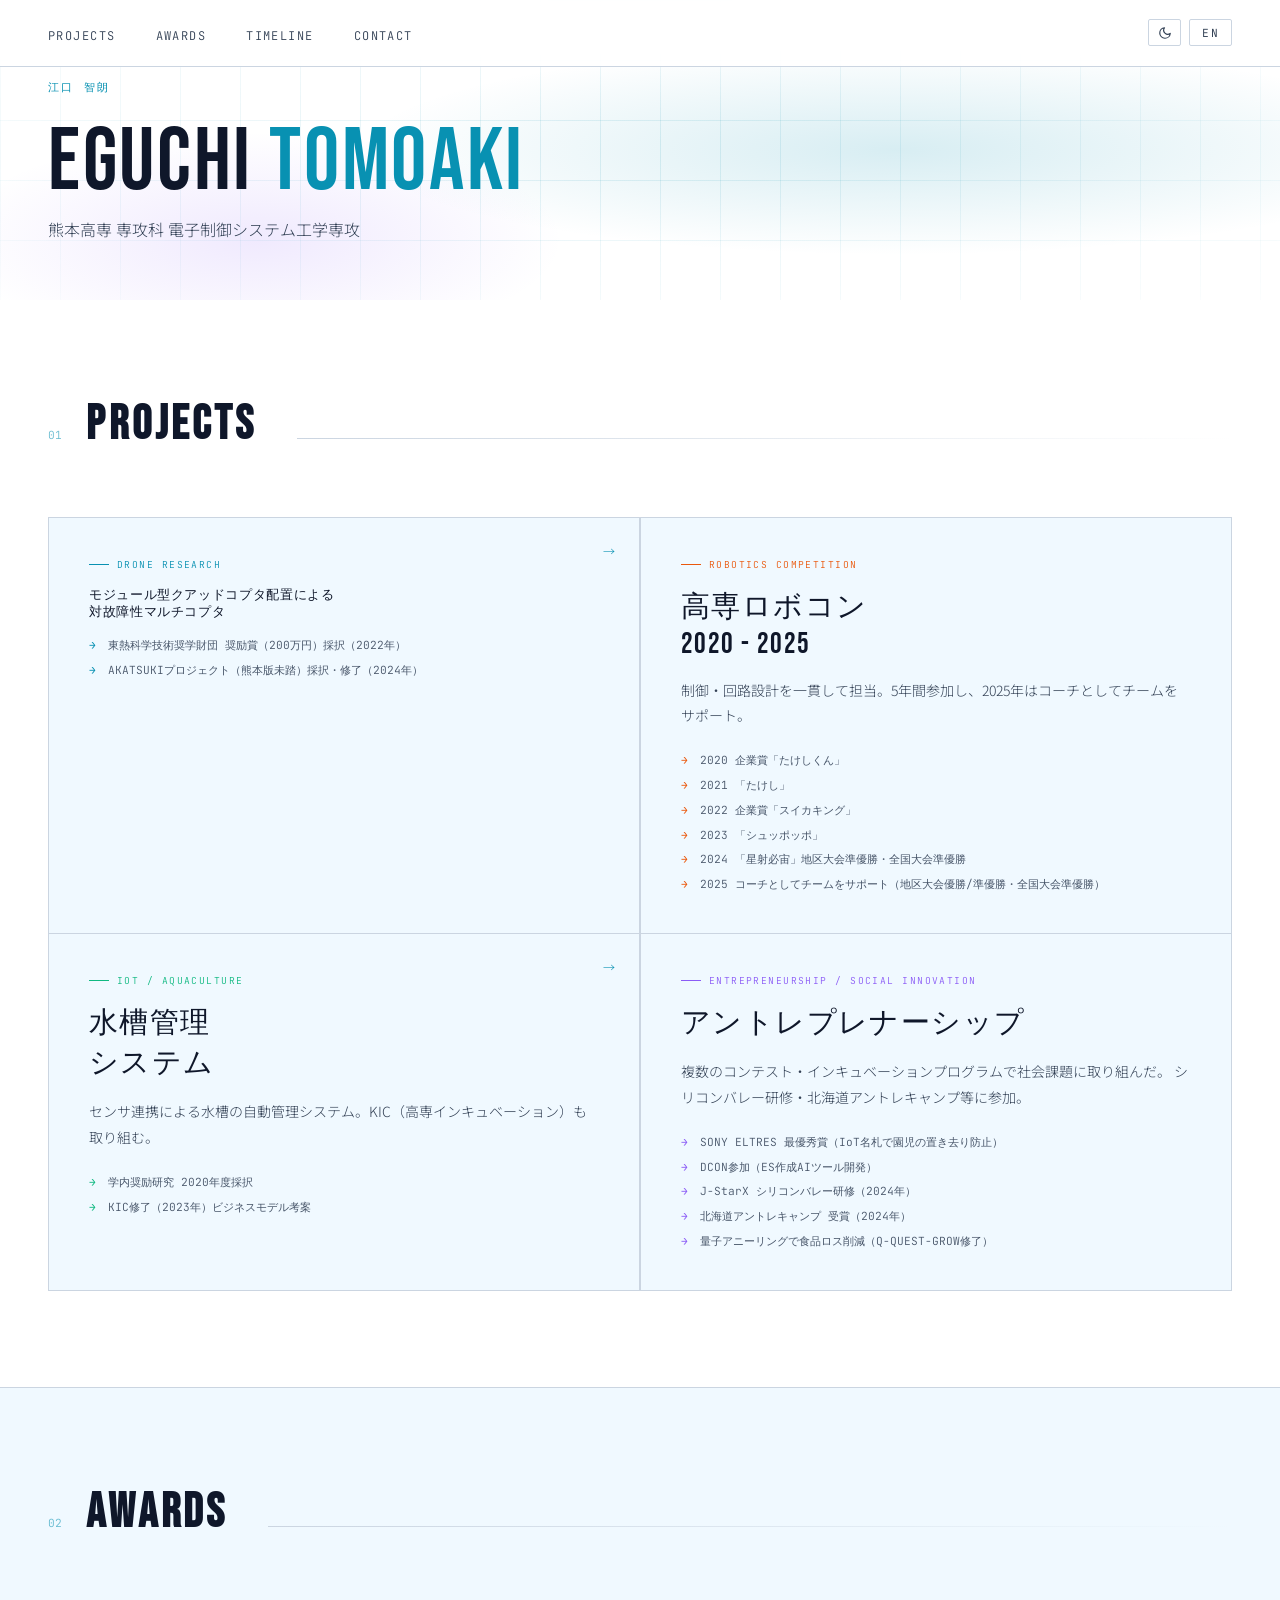
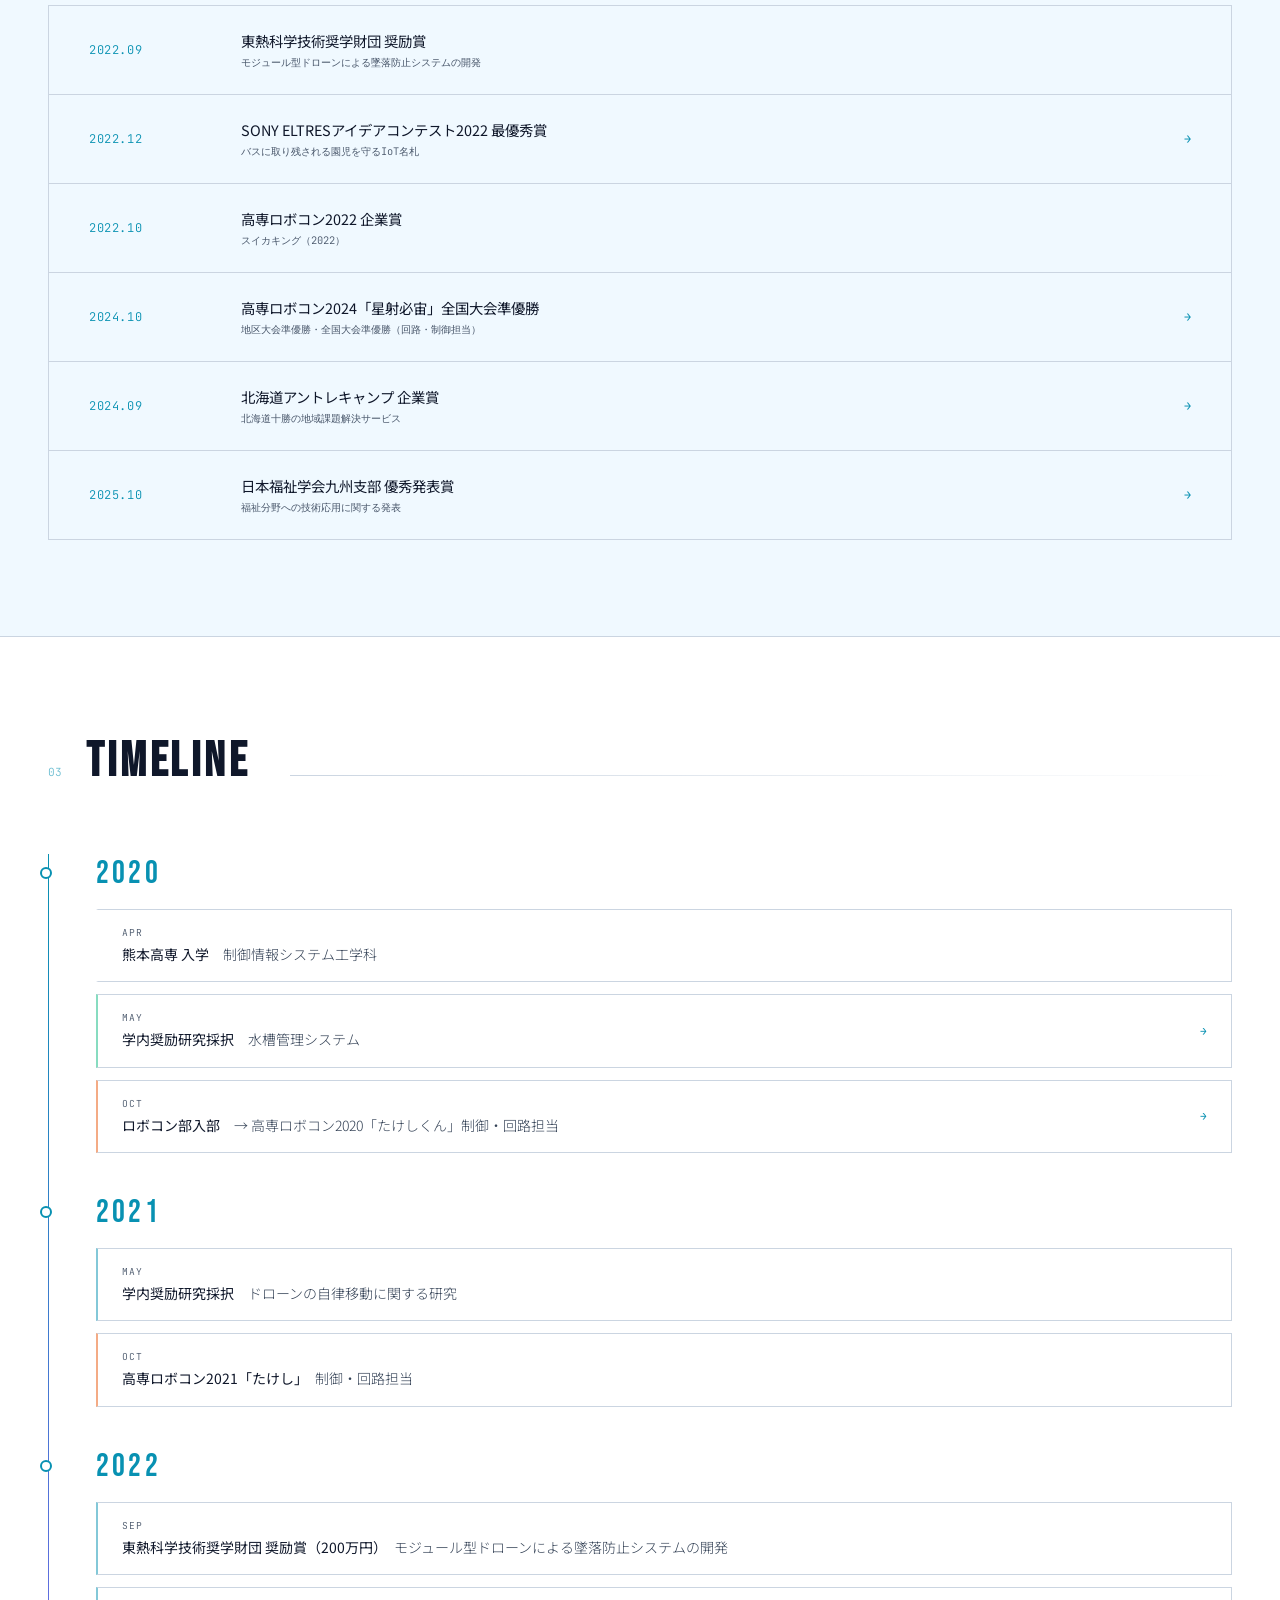
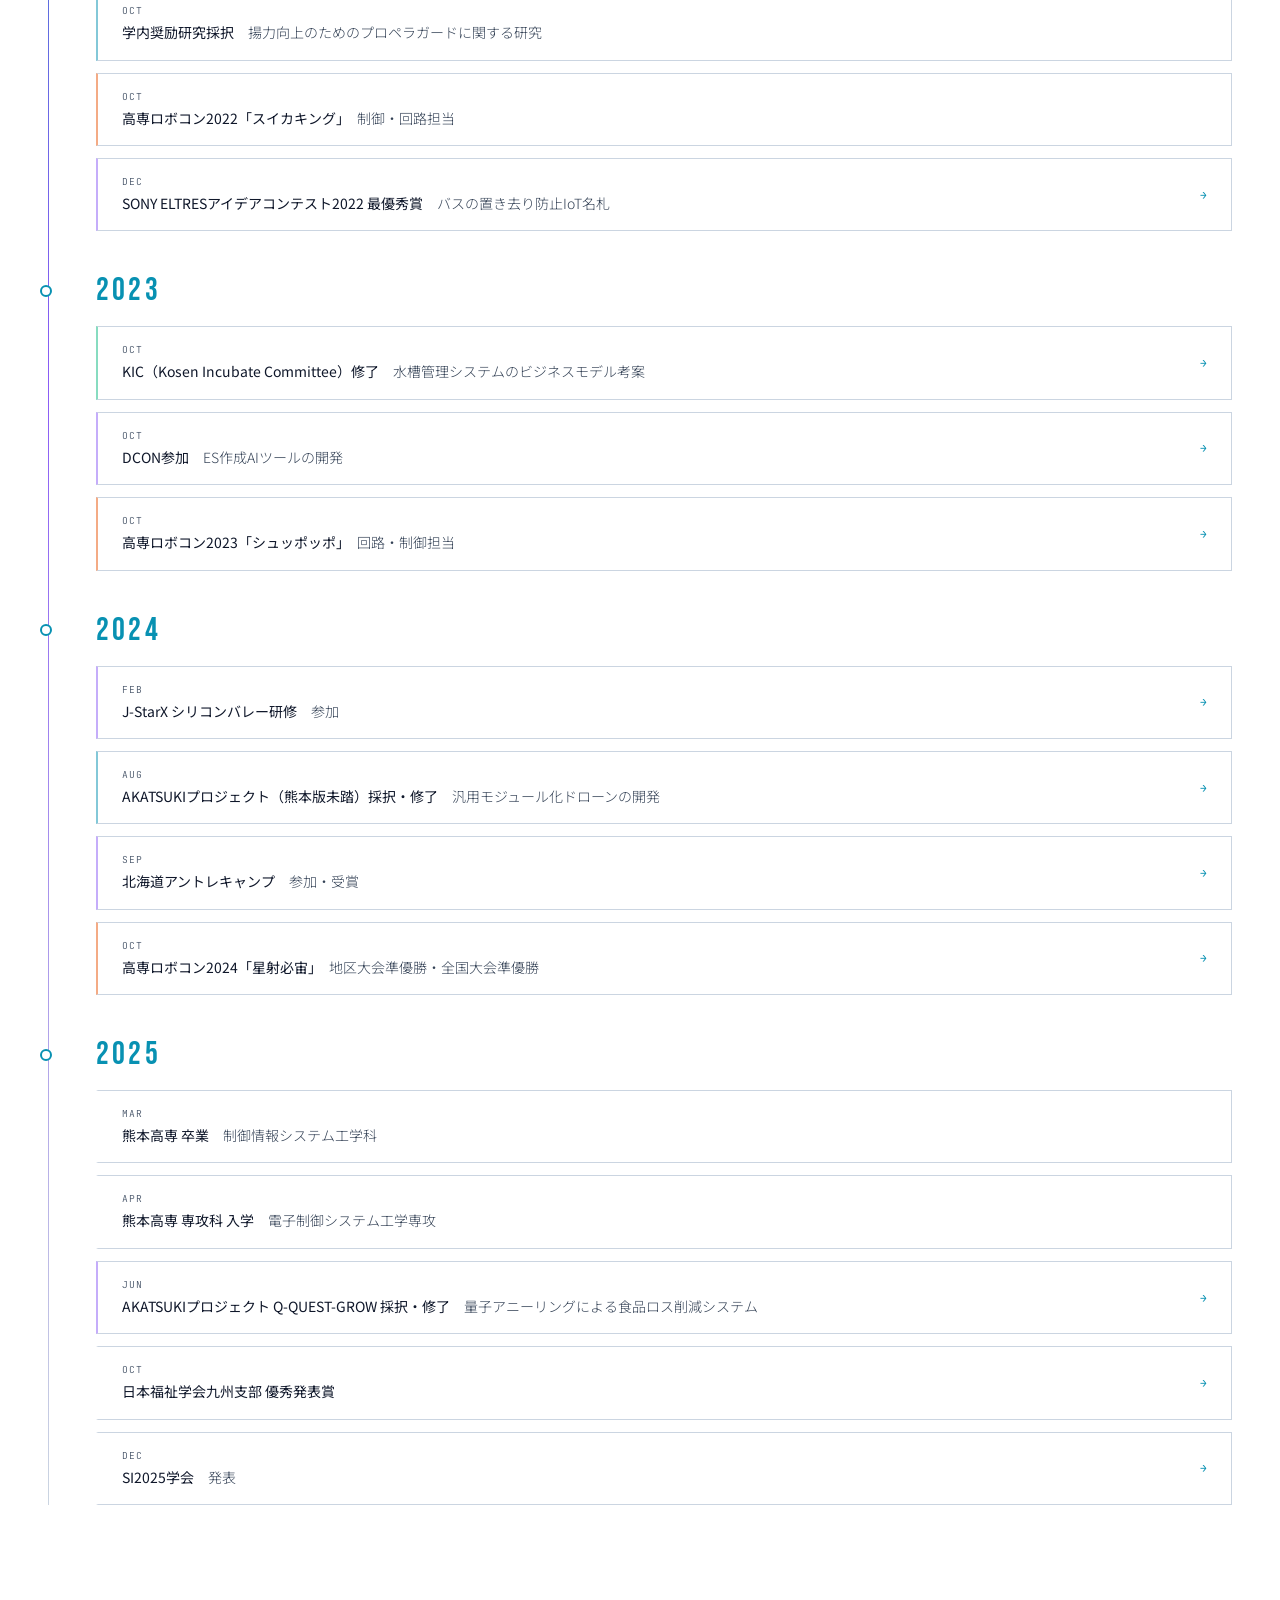
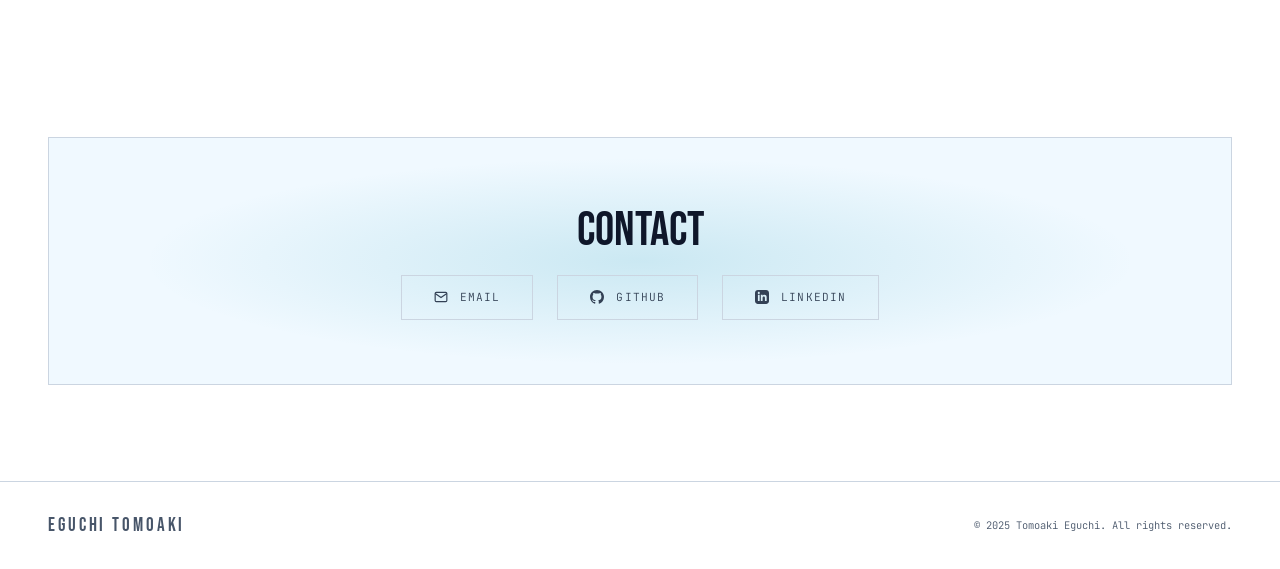
<file: index.html>
<!DOCTYPE html>
<html lang="ja">
<head>
<meta charset="UTF-8">
<meta name="viewport" content="width=device-width, initial-scale=1.0">
<meta name="robots" content="noindex, nofollow">
<title>江口智朗 | Tomoaki Eguchi</title>
<script>
  // Apply saved theme before paint. Default = light (CSS :root); no system-pref auto-detect.
  (function () {
    try {
      var saved = localStorage.getItem('portfolio-theme');
      if (saved === 'dark') document.documentElement.setAttribute('data-theme', 'dark');
    } catch (e) {}
  })();
</script>
<link rel="preconnect" href="https://fonts.googleapis.com">
<link href="https://fonts.googleapis.com/css2?family=Bebas+Neue&family=Noto+Sans+JP:wght@300;400;700&family=JetBrains+Mono:wght@300;400&display=swap" rel="stylesheet">
<link rel="stylesheet" href="style.css">
<style>
  /* Theme tokens are defined in style.css :root and :root[data-theme="dark"] */

  *, *::before, *::after { box-sizing: border-box; margin: 0; padding: 0; }

  html { scroll-behavior: smooth; }

  body {
    background: var(--bg);
    color: var(--text);
    font-family: 'Noto Sans JP', sans-serif;
    font-weight: 300;
    overflow-x: hidden;
  }


  /* Scrollbar */
  ::-webkit-scrollbar { width: 4px; }
  ::-webkit-scrollbar-track { background: var(--bg); }
  ::-webkit-scrollbar-thumb { background: var(--accent); border-radius: 2px; }

  /* NAV */
  nav {
    position: fixed; top: 0; left: 0; right: 0; z-index: 100;
    display: flex; align-items: center; justify-content: space-between;
    padding: 1.2rem 3rem;
    background: var(--nav-bg);
    backdrop-filter: blur(20px);
    border-bottom: 1px solid var(--border);
  }
  .nav-logo {
    font-family: 'Bebas Neue', sans-serif;
    font-size: 1.5rem;
    letter-spacing: 0.15em;
    color: var(--accent);
  }
  .nav-links { display: flex; gap: 2.5rem; list-style: none; }
  .nav-links a {
    color: var(--text-dim);
    text-decoration: none;
    font-size: 0.75rem;
    letter-spacing: 0.12em;
    text-transform: uppercase;
    font-family: 'JetBrains Mono', monospace;
    transition: color 0.3s;
    position: relative;
  }
  .nav-links a::after {
    content: '';
    position: absolute; bottom: -3px; left: 0; right: 0; height: 1px;
    background: var(--accent);
    transform: scaleX(0);
    transition: transform 0.3s;
  }
  .nav-links a:hover { color: var(--accent); }
  .nav-links a:hover::after { transform: scaleX(1); }

  /* HERO */
  .hero {
    min-height: 30vh;
    display: flex; align-items: center;
    padding: 5rem 3rem 2rem;
    position: relative;
    overflow: hidden;
  }
  .hero-bg {
    position: absolute; inset: 0;
    background:
      radial-gradient(ellipse 60% 50% at 70% 50%, var(--hero-glow-1) 0%, transparent 70%),
      radial-gradient(ellipse 40% 60% at 20% 80%, var(--hero-glow-2) 0%, transparent 60%);
  }
  .hero-grid {
    position: absolute; inset: 0;
    background-image:
      linear-gradient(var(--grid-line) 1px, transparent 1px),
      linear-gradient(90deg, var(--grid-line) 1px, transparent 1px);
    background-size: 60px 60px;
    mask-image: radial-gradient(ellipse 80% 80% at 50% 50%, black 0%, transparent 100%);
  }
  .hero-content {
    position: relative; z-index: 1;
    max-width: 900px;
  }
  .hero-eyebrow {
    font-family: 'JetBrains Mono', monospace;
    font-size: 0.7rem;
    letter-spacing: 0.2em;
    color: var(--accent);
    text-transform: uppercase;
    margin-bottom: 1.5rem;
    opacity: 0;
    animation: fadeUp 0.8s 0.2s forwards;
  }
  .hero-name-row {
    display: flex;
    align-items: flex-end;
    gap: 2.5rem;
    margin-bottom: 0.5rem;
    opacity: 0;
    animation: fadeUp 0.8s 0.4s forwards;
  }
  .hero-name {
    font-family: 'Bebas Neue', sans-serif;
    font-size: clamp(2.8rem, 7vw, 5.5rem);
    line-height: 1;
    letter-spacing: 0.03em;
    color: var(--text);
  }
  .hero-name span { color: var(--accent); }
  .hero-sub {
    font-family: 'Bebas Neue', sans-serif;
    font-size: clamp(1.5rem, 4vw, 3rem);
    color: var(--text-muted);
    letter-spacing: 0.08em;
    margin-bottom: 2rem;
    opacity: 0;
    animation: fadeUp 0.8s 0.6s forwards;
  }
  .hero-desc {
    font-size: 1rem;
    line-height: 1.8;
    color: var(--text-dim);
    max-width: 100%;
    margin-bottom: 1.5rem;
    opacity: 0;
    animation: fadeUp 0.8s 0.8s forwards;
  }
  .hero-tags {
    display: flex; flex-wrap: wrap; gap: 0.75rem;
    margin-bottom: 1.5rem;
    opacity: 0;
    animation: fadeUp 0.8s 1s forwards;
  }
  .tag {
    padding: 0.4rem 1rem;
    border: 1px solid var(--border);
    border-radius: 2px;
    font-family: 'JetBrains Mono', monospace;
    font-size: 0.7rem;
    letter-spacing: 0.08em;
    color: var(--text-dim);
    background: var(--tag-bg);
    transition: all 0.3s;
  }
  .tag:hover {
    border-color: var(--accent);
    color: var(--accent);
    background: var(--accent-soft);
  }
  .hero-cta {
    display: flex; gap: 1rem;
    opacity: 0;
    animation: fadeUp 0.8s 1.2s forwards;
  }
  .btn-primary {
    padding: 0.85rem 2rem;
    background: var(--accent);
    color: var(--bg);
    border: none;
    border-radius: 2px;
    font-family: 'JetBrains Mono', monospace;
    font-size: 0.75rem;
    letter-spacing: 0.1em;
    text-transform: uppercase;
    text-decoration: none;
    transition: all 0.3s;
    font-weight: 400;
  }
  .btn-primary:hover { background: var(--btn-primary-hover-bg); transform: translateY(-2px); }
  .btn-outline {
    padding: 0.85rem 2rem;
    background: transparent;
    color: var(--text-dim);
    border: 1px solid var(--border);
    border-radius: 2px;
    font-family: 'JetBrains Mono', monospace;
    font-size: 0.75rem;
    letter-spacing: 0.1em;
    text-transform: uppercase;
    text-decoration: none;
    transition: all 0.3s;
  }
  .btn-outline:hover { border-color: var(--accent); color: var(--accent); }

  /* STATS BAR */
  .stats-bar {
    background: var(--surface);
    border-top: 1px solid var(--border);
    border-bottom: 1px solid var(--border);
    padding: 2rem 3rem;
    display: grid;
    grid-template-columns: repeat(4, 1fr);
    gap: 1px;
  }
  .stat-item {
    padding: 1rem 2rem;
    text-align: center;
    position: relative;
  }
  .stat-item::after {
    content: '';
    position: absolute; right: 0; top: 20%; bottom: 20%;
    width: 1px; background: var(--border);
  }
  .stat-item:last-child::after { display: none; }
  .stat-num {
    font-family: 'Bebas Neue', sans-serif;
    font-size: 2.5rem;
    color: var(--accent);
    display: block;
    line-height: 1;
  }
  .stat-label {
    font-size: 0.65rem;
    letter-spacing: 0.1em;
    text-transform: uppercase;
    color: var(--text-muted);
    font-family: 'JetBrains Mono', monospace;
    margin-top: 0.4rem;
  }

  /* SECTIONS */
  section { padding: 6rem 3rem; }
  .section-header {
    display: flex; align-items: baseline; gap: 1.5rem;
    margin-bottom: 4rem;
  }
  .section-num {
    font-family: 'JetBrains Mono', monospace;
    font-size: 0.7rem;
    color: var(--accent);
    opacity: 0.6;
  }
  .section-title {
    font-family: 'Bebas Neue', sans-serif;
    font-size: 3rem;
    letter-spacing: 0.08em;
    color: var(--text);
  }
  .section-line {
    flex: 1;
    height: 1px;
    background: linear-gradient(90deg, var(--border) 0%, transparent 100%);
    margin-left: 1rem;
  }

  /* PROJECT CARDS */
  .projects-grid {
    display: grid;
    grid-template-columns: repeat(2, 1fr);
    gap: 1.5px;
    background: var(--border);
    border: 1px solid var(--border);
  }
  .project-card {
    background: var(--bg2);
    padding: 2.5rem;
    transition: background 0.3s;
    position: relative;
    overflow: hidden;
  }
  .project-card::before {
    content: '';
    position: absolute;
    top: 0; left: 0; right: 0;
    height: 2px;
    background: var(--card-color, var(--accent));
    transform: scaleX(0);
    transform-origin: left;
    transition: transform 0.4s ease;
  }
  .project-card:hover { background: var(--surface); }
  .project-card:hover::before { transform: scaleX(1); }

  /* Card link */
  .card-link {
    display: block;
    text-decoration: none;
    color: inherit;
    height: 100%;
  }
  .card-link .project-card {
    height: 100%;
    box-sizing: border-box;
  }
  .card-link .project-card::after {
    content: '→';
    position: absolute;
    right: 1.5rem;
    top: 1.5rem;
    font-size: 0.75rem;
    color: var(--accent);
    opacity: 1;
  }
  .card-achievements li a {
    color: inherit;
    text-decoration: none;
  }
  .card-achievements li a:hover { color: var(--accent); text-decoration: underline; }

  /* Award link */
  .award-link {
    display: block;
    text-decoration: none;
    color: inherit;
  }
  .award-link:hover .award-item { background: var(--surface); }
  .award-link .award-item::after {
    content: '→';
    font-family: 'JetBrains Mono', monospace;
    font-size: 0.75rem;
    color: var(--accent);
    opacity: 1;
    margin-left: auto;
  }

  .project-card.robocon { --card-color: var(--robocon); }
  .project-card.aqua { --card-color: var(--aqua); }
  .project-card.biz { --card-color: var(--biz); }
  .card-tag {
    font-family: 'JetBrains Mono', monospace;
    font-size: 0.6rem;
    letter-spacing: 0.15em;
    text-transform: uppercase;
    color: var(--card-color, var(--accent));
    margin-bottom: 1rem;
    display: flex; align-items: center; gap: 0.5rem;
  }
  .card-tag::before {
    content: '';
    width: 20px; height: 1px;
    background: var(--card-color, var(--accent));
  }
  .card-title {
    font-family: 'Bebas Neue', sans-serif;
    font-size: 1.8rem;
    letter-spacing: 0.05em;
    margin-bottom: 1rem;
    color: var(--text);
  }
  .card-desc {
    font-size: 0.875rem;
    line-height: 1.8;
    color: var(--text-dim);
    margin-bottom: 1.5rem;
  }
  .card-achievements {
    list-style: none;
    display: flex; flex-direction: column; gap: 0.5rem;
  }
  .card-achievements li {
    font-family: 'JetBrains Mono', monospace;
    font-size: 0.7rem;
    color: var(--text-muted);
    display: flex; align-items: flex-start; gap: 0.75rem;
    line-height: 1.5;
  }
  .card-achievements li::before {
    content: '→';
    color: var(--card-color, var(--accent));
    flex-shrink: 0;
    margin-top: 0;
  }
  .award-badge {
    display: inline-flex;
    align-items: center;
    gap: 0.4rem;
    background: var(--robocon-soft);
    border: 1px solid var(--robocon-border);
    padding: 0.2rem 0.6rem;
    border-radius: 2px;
    font-family: 'JetBrains Mono', monospace;
    font-size: 0.6rem;
    color: var(--robocon);
    margin-top: 1rem;
  }

  /* AWARDS */
  .awards-list {
    display: flex; flex-direction: column; gap: 1px;
    background: var(--border);
    border: 1px solid var(--border);
  }
  .award-item {
    background: var(--bg2);
    padding: 1.5rem 2.5rem;
    display: grid;
    grid-template-columns: 120px 1fr auto;
    align-items: center;
    gap: 2rem;
    transition: background 0.3s;
  }
  .award-item:hover { background: var(--surface); }
  .award-year {
    font-family: 'JetBrains Mono', monospace;
    font-size: 0.75rem;
    color: var(--accent);
    letter-spacing: 0.05em;
  }
  .award-name {
    font-size: 0.9rem;
    color: var(--text);
    font-weight: 400;
  }
  .award-detail {
    font-family: 'JetBrains Mono', monospace;
    font-size: 0.65rem;
    color: var(--text-muted);
    margin-top: 0.25rem;
  }

  /* TIMELINE */
  .timeline {
    position: relative;
    padding-left: 3rem;
  }
  .timeline::before {
    content: '';
    position: absolute;
    left: 0; top: 0; bottom: 0;
    width: 1px;
    background: linear-gradient(180deg, var(--accent) 0%, var(--accent2) 50%, var(--border) 100%);
  }
  .tl-year-group { margin-bottom: 2.5rem; }
  .tl-year {
    font-family: 'Bebas Neue', sans-serif;
    font-size: 2rem;
    color: var(--accent);
    letter-spacing: 0.1em;
    margin-bottom: 1rem;
    position: relative;
  }
  .tl-year::before {
    content: '';
    position: absolute;
    left: -3.5rem; top: 50%;
    transform: translateY(-50%);
    width: 12px; height: 12px;
    border: 2px solid var(--accent);
    background: var(--bg);
    border-radius: 50%;
  }
  .tl-items { display: flex; flex-direction: column; gap: 0.75rem; }
  .tl-item {
    background: var(--surface);
    border: 1px solid var(--border);
    border-left: 2px solid transparent;
    padding: 1rem 1.5rem;
    transition: all 0.3s;
  }
  .tl-item:hover {
    border-left-color: var(--accent);
    background: var(--bg3);
    transform: translateX(4px);
  }
  .tl-item.drone-item { border-left-color: color-mix(in srgb, var(--drone) 50%, transparent); }
  .tl-item.robocon-item { border-left-color: color-mix(in srgb, var(--robocon) 50%, transparent); }
  .tl-item.aqua-item { border-left-color: color-mix(in srgb, var(--aqua) 50%, transparent); }
  .tl-item.biz-item { border-left-color: color-mix(in srgb, var(--biz) 50%, transparent); }
  .tl-month {
    font-family: 'JetBrains Mono', monospace;
    font-size: 0.6rem;
    letter-spacing: 0.1em;
    color: var(--text-muted);
    margin-bottom: 0.25rem;
  }
  .tl-text {
    font-size: 0.875rem;
    color: var(--text-dim);
    line-height: 1.6;
  }
  .tl-text strong {
    color: var(--text);
    font-weight: 400;
  }
  .tl-badge {
    display: inline-flex;
    align-items: center;
    padding: 0.15rem 0.5rem;
    border-radius: 2px;
    font-family: 'JetBrains Mono', monospace;
    font-size: 0.55rem;
    letter-spacing: 0.08em;
    margin-left: 0.5rem;
    vertical-align: middle;
  }
  .badge-award { background: var(--robocon-soft); color: var(--robocon); border: 1px solid var(--robocon-border); }
  .badge-academic { background: var(--accent-bg-soft); color: var(--accent); border: 1px solid var(--accent-border-soft); }

  /* CONTACT */
  .contact-section {
    background: var(--bg2);
    border: 1px solid var(--border);
    padding: 4rem;
    text-align: center;
    position: relative;
    overflow: hidden;
  }
  .contact-section::before {
    content: '';
    position: absolute; inset: 0;
    background: radial-gradient(ellipse 60% 60% at 50% 50%, var(--hero-glow-1) 0%, transparent 70%);
  }
  .contact-title {
    font-family: 'Bebas Neue', sans-serif;
    font-size: 3rem;
    color: var(--text);
    margin-bottom: 1rem;
    position: relative;
  }
  .contact-sub {
    color: var(--text-muted);
    font-size: 0.875rem;
    margin-bottom: 2.5rem;
    position: relative;
  }
  .contact-links {
    display: flex; justify-content: center; gap: 1.5rem;
    position: relative;
  }
  .contact-link {
    padding: 0.9rem 2rem;
    border: 1px solid var(--border);
    color: var(--text-dim);
    text-decoration: none;
    font-family: 'JetBrains Mono', monospace;
    font-size: 0.7rem;
    letter-spacing: 0.1em;
    text-transform: uppercase;
    transition: all 0.3s;
    display: flex; align-items: center; gap: 0.75rem;
  }
  .contact-link:hover {
    border-color: var(--accent);
    color: var(--accent);
    background: var(--accent-soft);
  }

  /* FOOTER */
  footer {
    padding: 2rem 3rem;
    border-top: 1px solid var(--border);
    display: flex; justify-content: space-between; align-items: center;
  }
  .footer-logo {
    font-family: 'Bebas Neue', sans-serif;
    font-size: 1.2rem;
    color: var(--text-muted);
    letter-spacing: 0.15em;
  }
  .footer-copy {
    font-family: 'JetBrains Mono', monospace;
    font-size: 0.65rem;
    color: var(--text-muted);
  }

  /* ANIMATIONS */
  @keyframes fadeUp {
    from { opacity: 0; transform: translateY(20px); }
    to { opacity: 1; transform: translateY(0); }
  }

  .fade-in {
    opacity: 0;
    transform: translateY(30px);
    transition: opacity 0.7s ease, transform 0.7s ease;
  }
  .fade-in.visible {
    opacity: 1;
    transform: translateY(0);
  }

  /* Scanline overlay (dark mode only — light theme sets --scanline-color: transparent) */
  body::after {
    content: '';
    position: fixed; inset: 0;
    background: repeating-linear-gradient(
      0deg, transparent, transparent 2px,
      var(--scanline-color) 2px, var(--scanline-color) 4px
    );
    pointer-events: none;
    z-index: 9990;
  }

  /* Timeline link */
  .tl-link {
    display: block;
    text-decoration: none;
    color: inherit;
  }
  .tl-link .tl-item::after {
    content: '→';
    position: absolute;
    right: 1.5rem;
    top: 50%;
    transform: translateY(-50%);
    font-family: 'JetBrains Mono', monospace;
    font-size: 0.7rem;
    color: var(--accent);
    opacity: 1;
  }
  .tl-item { position: relative; }
  .tl-link:hover .tl-item {
    border-left-color: var(--accent);
    background: var(--bg3);
    transform: translateX(4px);
  }
  .tl-link:hover .tl-item::after { opacity: 1; }

  @media (max-width: 768px) {
    nav { padding: 1rem 1.5rem; }
    .nav-links { display: none; }
    section { padding: 4rem 1.5rem; }
    .hero { padding: 8rem 1.5rem 4rem; }
    .stats-bar { grid-template-columns: repeat(2, 1fr); padding: 1.5rem; }
    .projects-grid { grid-template-columns: 1fr; }
    .award-item { grid-template-columns: 1fr; gap: 0.5rem; }
    .contact-section { padding: 2.5rem 1.5rem; }
    .contact-links { flex-direction: column; align-items: center; }
    footer { flex-direction: column; gap: 0.75rem; text-align: center; }
  }
</style>
</head>
<body>


<nav>
  <ul class="nav-links">
    <li><a href="#projects">Projects</a></li>
    <li><a href="#awards">Awards</a></li>
    <li><a href="#timeline">Timeline</a></li>
    <li><a href="#contact">Contact</a></li>
  </ul>
</nav>

<!-- HERO -->
<section class="hero">
  <div class="hero-bg"></div>
  <div class="hero-grid"></div>
  <div class="hero-content">
    <div class="hero-eyebrow">江口 智朗</div>
    <div class="hero-name-row">
      <div class="hero-name">EGUCHI <span>TOMOAKI</span></div>
    </div>
    <p class="hero-desc"
      data-ja-html="熊本高専 専攻科 電子制御システム工学専攻"
      data-en-html="Kumamoto KOSEN — Advanced Engineering Program (Electronics &amp; Control Systems)">
      熊本高専 専攻科 電子制御システム工学専攻
    </p>
  </div>
</section>


<!-- PROJECTS -->
<section id="projects">
  <div class="section-header">
    <span class="section-num">01</span>
    <h2 class="section-title">Projects</h2>
    <div class="section-line"></div>
  </div>
  <div class="projects-grid fade-in">

    <!-- DRONE -->
    <a href="pages/2024-akatsuaki.html" class="card-link">
    <div class="project-card drone">
      <div class="card-tag">Drone Research</div>
      <div class="card-title" style="font-size:0.8em;"
        data-ja-html="モジュール型クアッドコプタ配置による<br>対故障性マルチコプタ"
        data-en-html="Modular Quad-Copter Based<br>Fault-Tolerant Multicopter">モジュール型クアッドコプタ配置による<br>対故障性マルチコプタ</div>
      <ul class="card-achievements">
        <li data-ja="東熱科学技術奨学財団 奨励賞（200万円）採択（2022年）" data-en="Tonetsu Foundation Encouragement Award (¥2M) (2022)">東熱科学技術奨学財団 奨励賞（200万円）採択（2022年）</li>
        <li data-ja="AKATSUKIプロジェクト（熊本版未踏）採択・修了（2024年）" data-en="AKATSUAKI Project (Mitou-type) Completion (2024)">AKATSUKIプロジェクト（熊本版未踏）採択・修了（2024年）</li>

      </ul>
    </div>
    </a>

    <!-- ROBOCON -->
    <div class="project-card robocon">
      <div class="card-tag">Robotics Competition</div>
      <div class="card-title"
        data-ja-html="高専ロボコン<br>2020 - 2025"
        data-en-html="KOSEN Robocon<br>2020 - 2025">高専ロボコン<br>2020 - 2025</div>
      <p class="card-desc"
        data-ja="制御・回路設計を一貫して担当。5年間参加し、2025年はコーチとしてチームをサポート。"
        data-en="Consistently handled control and circuit design. Competed for 5 years, and coached a team in 2025.">
        制御・回路設計を一貫して担当。5年間参加し、2025年はコーチとしてチームをサポート。
      </p>
      <ul class="card-achievements">
        <li data-ja="2020 企業賞「たけしくん」" data-en='2020 Company Award "Takeshikun"'><a href="pages/2020-robocon.html">2020 企業賞「たけしくん」</a></li>
        <li data-ja="2021 「たけし」" data-en='2021 "Takeshi"'>2021 「たけし」</li>
        <li data-ja="2022 企業賞「スイカキング」" data-en='2022 Company Award "Watermelon King"'>2022 企業賞「スイカキング」</li>
        <li data-ja="2023 「シュッポッポ」" data-en='2023 "Shupoppo"'><a href="pages/2023-robocon.html">2023 「シュッポッポ」</a></li>
        <li data-ja="2024 「星射必宙」地区大会準優勝・全国大会準優勝" data-en='2024 "Hoshi-sha-hicchuu" — Regional &amp; National Runner-Up'><a href="pages/2024-robocon.html">2024 「星射必宙」地区大会準優勝・全国大会準優勝</a></li>
        <li data-ja="2025 コーチとしてチームをサポート（地区大会優勝/準優勝・全国大会準優勝）" data-en="2025 Coached a Team (Regional 1st &amp; 2nd, National Runner-Up)">2025 コーチとしてチームをサポート（地区大会優勝/準優勝・全国大会準優勝）</li>
      </ul>
    </div>

    <!-- AQUA -->
    <a href="pages/2020-aqua-research.html" class="card-link">
    <div class="project-card aqua">
      <div class="card-tag">IoT / Aquaculture</div>
      <div class="card-title"
        data-ja-html="水槽管理<br>システム"
        data-en-html="Aquaculture<br>Management System">水槽管理<br>システム</div>
      <p class="card-desc"
        data-ja="センサ連携による水槽の自動管理システム。KIC（高専インキュベーション）も取り組む。"
        data-en="Automated aquaculture management system using sensor integration. Also engaged in KIC (KOSEN Incubation Committee).">
        センサ連携による水槽の自動管理システム。KIC（高専インキュベーション）も取り組む。
      </p>
      <ul class="card-achievements">
        <li data-ja="学内奨励研究 2020年度採択" data-en="Research Grant Adopted 2020">学内奨励研究 2020年度採択</li>
        <li data-ja="KIC修了（2023年）ビジネスモデル考案" data-en="KIC Completion (2023) — Business Model Development">KIC修了（2023年）ビジネスモデル考案</li>
      </ul>
    </div>
    </a>

    <!-- BUSINESS -->
    <div class="project-card biz" style="grid-column: span 1;">
      <div class="card-tag">Entrepreneurship / Social Innovation</div>
      <div class="card-title"
        data-ja-html="アントレプレナーシップ"
        data-en-html="Entrepreneurship">アントレプレナーシップ</div>
      <p class="card-desc"
        data-ja="複数のコンテスト・インキュベーションプログラムで社会課題に取り組んだ。シリコンバレー研修・北海道アントレキャンプ等に参加。"
        data-en="Engaged with social challenges through multiple contests and incubation programs. Participated in Silicon Valley training and Hokkaido entrepreneurship camp.">
        複数のコンテスト・インキュベーションプログラムで社会課題に取り組んだ。
        シリコンバレー研修・北海道アントレキャンプ等に参加。
      </p>
      <ul class="card-achievements">
        <li data-ja="SONY ELTRES 最優秀賞（IoT名札で園児の置き去り防止）" data-en="SONY ELTRES Grand Prize (IoT tag for child safety on buses)"><a href="pages/2022-sony-eltres.html">SONY ELTRES 最優秀賞（IoT名札で園児の置き去り防止）</a></li>
        <li data-ja="DCON参加（ES作成AIツール開発）" data-en="DCON Participation (AI tool for job application essays)"><a href="pages/2023-dcon.html">DCON参加（ES作成AIツール開発）</a></li>
        <li data-ja="J-StarX シリコンバレー研修（2024年）" data-en="J-StarX Silicon Valley Program (2024)"><a href="pages/2024-jstarx.html">J-StarX シリコンバレー研修（2024年）</a></li>
        <li data-ja="北海道アントレキャンプ 受賞（2024年）" data-en="Hokkaido Entrepreneurship Camp Award (2024)"><a href="pages/2024-hokkaido.html">北海道アントレキャンプ 受賞（2024年）</a></li>
        <li data-ja="量子アニーリングで食品ロス削減（Q-QUEST-GROW修了）" data-en="Food Loss Reduction via Quantum Annealing (Q-QUEST-GROW)"><a href="pages/2025-q-quest.html">量子アニーリングで食品ロス削減（Q-QUEST-GROW修了）</a></li>
      </ul>
    </div>

  </div>
</section>

<!-- AWARDS -->
<section id="awards" style="background: var(--bg2); border-top: 1px solid var(--border); border-bottom: 1px solid var(--border);">
  <div class="section-header">
    <span class="section-num">02</span>
    <h2 class="section-title">Awards</h2>
    <div class="section-line"></div>
  </div>
  <div class="awards-list fade-in">
    <div class="award-item">
      <div class="award-year">2022.09</div>
      <div>
        <div class="award-name" data-ja="東熱科学技術奨学財団 奨励賞" data-en="Tonetsu Foundation Encouragement Award">東熱科学技術奨学財団 奨励賞</div>
        <div class="award-detail" data-ja="モジュール型ドローンによる墜落防止システムの開発" data-en="Development of crash-prevention system for modular drones">モジュール型ドローンによる墜落防止システムの開発</div>
      </div>
    </div>
    <a href="pages/2022-sony-eltres.html" class="award-link">
    <div class="award-item">
      <div class="award-year">2022.12</div>
      <div>
        <div class="award-name" data-ja="SONY ELTRESアイデアコンテスト2022 最優秀賞" data-en="SONY ELTRES Idea Contest 2022 — Grand Prize">SONY ELTRESアイデアコンテスト2022 最優秀賞</div>
        <div class="award-detail" data-ja="バスに取り残される園児を守るIoT名札" data-en="IoT name tag to protect children left behind on buses">バスに取り残される園児を守るIoT名札</div>
      </div>
    </div>
    </a>
    <div class="award-item">
      <div class="award-year">2022.10</div>
      <div>
        <div class="award-name" data-ja="高専ロボコン2022 企業賞" data-en="KOSEN Robocon 2022 — Company Award">高専ロボコン2022 企業賞</div>
        <div class="award-detail" data-ja="スイカキング（2022）" data-en="National robot contest for KOSEN students. Circuit &amp; control lead; awarded twice.">スイカキング（2022）</div>
      </div>
    </div>
    <a href="pages/2024-robocon.html" class="award-link">
    <div class="award-item">
      <div class="award-year">2024.10</div>
      <div>
        <div class="award-name" data-ja="高専ロボコン2024「星射必宙」全国大会準優勝" data-en='KOSEN Robocon 2024 "Hoshi-sha-hicchuu" — National Runner-Up'>高専ロボコン2024「星射必宙」全国大会準優勝</div>
        <div class="award-detail" data-ja="地区大会準優勝・全国大会準優勝（回路・制御担当）" data-en="Regional &amp; National Runner-Up (Circuit &amp; Control Lead)">地区大会準優勝・全国大会準優勝（回路・制御担当）</div>
      </div>
    </div>
    </a>
    <a href="pages/2024-hokkaido.html" class="award-link">
    <div class="award-item">
      <div class="award-year">2024.09</div>
      <div>
        <div class="award-name" data-ja="北海道アントレキャンプ 企業賞" data-en="Hokkaido Entrepreneurship Camp — Award">北海道アントレキャンプ 企業賞</div>
        <div class="award-detail" data-ja="北海道十勝の地域課題解決サービス" data-en="Regional issue-solving service for Hokkaido Tokachi">北海道十勝の地域課題解決サービス</div>
      </div>
    </div>
    </a>
    <a href="pages/2025-fukushi.html" class="award-link">
    <div class="award-item">
      <div class="award-year">2025.10</div>
      <div>
        <div class="award-name" data-ja="日本福祉学会九州支部 優秀発表賞" data-en="Japan Welfare Society Kyushu — Best Presentation Award">日本福祉学会九州支部 優秀発表賞</div>
        <div class="award-detail" data-ja="福祉分野への技術応用に関する発表" data-en="Presentation on technological applications in welfare">福祉分野への技術応用に関する発表</div>
      </div>
    </div>
    </a>
  </div>
</section>

<!-- TIMELINE -->
<section id="timeline">
  <div class="section-header">
    <span class="section-num">03</span>
    <h2 class="section-title">Timeline</h2>
    <div class="section-line"></div>
  </div>
  <div class="timeline fade-in">

    <div class="tl-year-group">
      <div class="tl-year">2020</div>
      <div class="tl-items">
        <div class="tl-item">
          <div class="tl-month">APR</div>
          <div class="tl-text"
            data-ja-html="<strong>熊本高専 入学</strong>　制御情報システム工学科"
            data-en-html="<strong>Admitted to Kumamoto KOSEN</strong> Dept. of Control &amp; Information Systems Engineering"><strong>熊本高専 入学</strong>　制御情報システム工学科</div>
        </div>
        <a href="pages/2020-aqua-research.html" class="tl-link">
        <div class="tl-item aqua-item">
          <div class="tl-month">MAY</div>
          <div class="tl-text"
            data-ja-html="<strong>学内奨励研究採択</strong>　水槽管理システム"
            data-en-html="<strong>Research Grant Adopted</strong> Aquaculture Management System"><strong>学内奨励研究採択</strong>　水槽管理システム</div>
        </div>
        </a>
        <a href="pages/2020-robocon.html" class="tl-link">
        <div class="tl-item robocon-item">
          <div class="tl-month">OCT</div>
          <div class="tl-text"
            data-ja-html="<strong>ロボコン部入部</strong>　→ 高専ロボコン2020「たけしくん」制御・回路担当"
            data-en-html="<strong>Joined Robotics Club</strong> → KOSEN Robocon 2020 &quot;Takeshikun&quot; — Circuit &amp; Control Lead"><strong>ロボコン部入部</strong>　→ 高専ロボコン2020「たけしくん」制御・回路担当</div>
        </div>
        </a>
      </div>
    </div>

    <div class="tl-year-group">
      <div class="tl-year">2021</div>
      <div class="tl-items">
        <div class="tl-item drone-item">
          <div class="tl-month">MAY</div>
          <div class="tl-text"
            data-ja-html="<strong>学内奨励研究採択</strong>　ドローンの自律移動に関する研究"
            data-en-html="<strong>Research Grant Adopted</strong> Autonomous Drone Navigation Research"><strong>学内奨励研究採択</strong>　ドローンの自律移動に関する研究</div>
        </div>
        <div class="tl-item robocon-item">
          <div class="tl-month">OCT</div>
          <div class="tl-text"
            data-ja-html="<strong>高専ロボコン2021「たけし」</strong>　制御・回路担当"
            data-en-html="<strong>KOSEN Robocon 2021 &quot;Takeshi&quot;</strong> Circuit &amp; Control Lead"><strong>高専ロボコン2021「たけし」</strong>　制御・回路担当</div>
        </div>
      </div>
    </div>

    <div class="tl-year-group">
      <div class="tl-year">2022</div>
      <div class="tl-items">
        <div class="tl-item drone-item">
          <div class="tl-month">SEP</div>
          <div class="tl-text"
            data-ja-html="<strong>東熱科学技術奨学財団 奨励賞（200万円）</strong>　モジュール型ドローンによる墜落防止システムの開発"
            data-en-html="<strong>Tonetsu Foundation Encouragement Award (¥2M)</strong> Development of an Autonomous Transport Drone with Stable Flight"><strong>東熱科学技術奨学財団 奨励賞（200万円）</strong>　モジュール型ドローンによる墜落防止システムの開発</div>
        </div>
        <div class="tl-item drone-item">
          <div class="tl-month">OCT</div>
          <div class="tl-text"
            data-ja-html="<strong>学内奨励研究採択</strong>　揚力向上のためのプロペラガードに関する研究"
            data-en-html="<strong>Research Grant Adopted</strong> Propeller Guard Research for Enhanced Lift"><strong>学内奨励研究採択</strong>　揚力向上のためのプロペラガードに関する研究</div>
        </div>
        <div class="tl-item robocon-item">
          <div class="tl-month">OCT</div>
          <div class="tl-text"
            data-ja-html="<strong>高専ロボコン2022「スイカキング」</strong>　制御・回路担当"
            data-en-html="<strong>KOSEN Robocon 2022 &quot;Watermelon King&quot;</strong> Circuit &amp; Control Lead"><strong>高専ロボコン2022「スイカキング」</strong>　制御・回路担当</div>
        </div>
        <a href="pages/2022-sony-eltres.html" class="tl-link">
        <div class="tl-item biz-item">
          <div class="tl-month">DEC</div>
          <div class="tl-text"
            data-ja-html="<strong>SONY ELTRESアイデアコンテスト2022 最優秀賞</strong>　バスの置き去り防止IoT名札"
            data-en-html="<strong>SONY ELTRES Idea Contest 2022 — Grand Prize</strong> IoT Name Tag to Prevent Children Being Left on Buses"><strong>SONY ELTRESアイデアコンテスト2022 最優秀賞</strong>　バスの置き去り防止IoT名札</div>
        </div>
        </a>
      </div>
    </div>

    <div class="tl-year-group">
      <div class="tl-year">2023</div>
      <div class="tl-items">
        <a href="pages/2023-kic.html" class="tl-link">
        <div class="tl-item aqua-item">
          <div class="tl-month">OCT</div>
          <div class="tl-text"
            data-ja-html="<strong>KIC（Kosen Incubate Committee）修了</strong>　水槽管理システムのビジネスモデル考案"
            data-en-html="<strong>KIC (Kosen Incubate Committee) Completion</strong> Business Model for Aquaculture Management System"><strong>KIC（Kosen Incubate Committee）修了</strong>　水槽管理システムのビジネスモデル考案</div>
        </div>
        </a>
        <a href="pages/2023-dcon.html" class="tl-link">
        <div class="tl-item biz-item">
          <div class="tl-month">OCT</div>
          <div class="tl-text"
            data-ja-html="<strong>DCON参加</strong>　ES作成AIツールの開発"
            data-en-html="<strong>DCON Participation</strong> AI Tool for Job Application Essay Generation"><strong>DCON参加</strong>　ES作成AIツールの開発</div>
        </div>
        </a>
        <a href="pages/2023-robocon.html" class="tl-link">
        <div class="tl-item robocon-item">
          <div class="tl-month">OCT</div>
          <div class="tl-text"
            data-ja-html="<strong>高専ロボコン2023「シュッポッポ」</strong>　回路・制御担当"
            data-en-html="<strong>KOSEN Robocon 2023 &quot;Shupoppo&quot;</strong> Circuit &amp; Control Lead"><strong>高専ロボコン2023「シュッポッポ」</strong>　回路・制御担当</div>
        </div>
        </a>
      </div>
    </div>

    <div class="tl-year-group">
      <div class="tl-year">2024</div>
      <div class="tl-items">
        <a href="pages/2024-jstarx.html" class="tl-link">
        <div class="tl-item biz-item">
          <div class="tl-month">FEB</div>
          <div class="tl-text"
            data-ja-html="<strong>J-StarX シリコンバレー研修</strong>　参加"
            data-en-html="<strong>J-StarX Silicon Valley Program</strong> Participant"><strong>J-StarX シリコンバレー研修</strong>　参加</div>
        </div>
        </a>
        <a href="pages/2024-akatsuaki.html" class="tl-link">
        <div class="tl-item drone-item">
          <div class="tl-month">AUG</div>
          <div class="tl-text"
            data-ja-html="<strong>AKATSUKIプロジェクト（熊本版未踏）採択・修了</strong>　汎用モジュール化ドローンの開発"
            data-en-html="<strong>AKATSUAKI Project (Mitou-type) Adopted &amp; Completed</strong> General-Purpose Modular Drone Development"><strong>AKATSUKIプロジェクト（熊本版未踏）採択・修了</strong>　汎用モジュール化ドローンの開発</div>
        </div>
        </a>
        <a href="pages/2024-hokkaido.html" class="tl-link">
        <div class="tl-item biz-item">
          <div class="tl-month">SEP</div>
          <div class="tl-text"
            data-ja-html="<strong>北海道アントレキャンプ</strong>　参加・受賞"
            data-en-html="<strong>Hokkaido Entrepreneurship Camp</strong> Participant &amp; Award Recipient"><strong>北海道アントレキャンプ</strong>　参加・受賞</div>
        </div>
        </a>
        <a href="pages/2024-robocon.html" class="tl-link">
        <div class="tl-item robocon-item">
          <div class="tl-month">OCT</div>
          <div class="tl-text"
            data-ja-html="<strong>高専ロボコン2024「星射必宙」</strong>　地区大会準優勝・全国大会準優勝"
            data-en-html="<strong>KOSEN Robocon 2024 &quot;Hoshi-sha-hicchuu&quot;</strong> Regional &amp; National Runner-Up"><strong>高専ロボコン2024「星射必宙」</strong>　地区大会準優勝・全国大会準優勝</div>
        </div>
        </a>
      </div>
    </div>

    <div class="tl-year-group">
      <div class="tl-year">2025</div>
      <div class="tl-items">
        <div class="tl-item">
          <div class="tl-month">MAR</div>
          <div class="tl-text"
            data-ja-html="<strong>熊本高専 卒業</strong>　制御情報システム工学科"
            data-en-html="<strong>Graduated from Kumamoto KOSEN</strong> Dept. of Control &amp; Information Systems Engineering"><strong>熊本高専 卒業</strong>　制御情報システム工学科</div>
        </div>
        <div class="tl-item">
          <div class="tl-month">APR</div>
          <div class="tl-text"
            data-ja-html="<strong>熊本高専 専攻科 入学</strong>　電子制御システム工学専攻"
            data-en-html="<strong>Enrolled in Kumamoto KOSEN Advanced Engineering</strong> Electronics &amp; Control Systems Engineering Program"><strong>熊本高専 専攻科 入学</strong>　電子制御システム工学専攻</div>
        </div>
        <a href="pages/2025-q-quest.html" class="tl-link">
        <div class="tl-item biz-item">
          <div class="tl-month">JUN</div>
          <div class="tl-text"
            data-ja-html="<strong>AKATSUKIプロジェクト Q-QUEST-GROW 採択・修了</strong>　量子アニーリングによる食品ロス削減システム"
            data-en-html="<strong>AKATSUAKI Q-QUEST-GROW Adopted &amp; Completed</strong> Food Loss Reduction System via Quantum Annealing"><strong>AKATSUKIプロジェクト Q-QUEST-GROW 採択・修了</strong>　量子アニーリングによる食品ロス削減システム</div>
        </div>
        </a>
        <a href="pages/2025-fukushi.html" class="tl-link">
        <div class="tl-item">
          <div class="tl-month">OCT</div>
          <div class="tl-text"
            data-ja-html="<strong>日本福祉学会九州支部 優秀発表賞</strong>"
            data-en-html="<strong>Japan Welfare Society Kyushu — Best Presentation Award</strong>"><strong>日本福祉学会九州支部 優秀発表賞</strong></div>
        </div>
        </a>
        <a href="pages/2025-si2025.html" class="tl-link">
        <div class="tl-item">
          <div class="tl-month">DEC</div>
          <div class="tl-text"
            data-ja-html="<strong>SI2025学会</strong>　発表"
            data-en-html="<strong>SI2025 Conference</strong> Presentation"><strong>SI2025学会</strong>　発表</div>
        </div>
        </a>
      </div>
    </div>

  </div>
</section>


<!-- CONTACT -->
<section id="contact">
  <div class="contact-section fade-in">
    <div class="contact-title">Contact</div>
    <div class="contact-links">
      <a href="mailto:magnate.editor.9y@icloud.com" class="contact-link">
        <svg width="14" height="14" viewBox="0 0 24 24" fill="none" stroke="currentColor" stroke-width="2"><path d="M4 4h16c1.1 0 2 .9 2 2v12c0 1.1-.9 2-2 2H4c-1.1 0-2-.9-2-2V6c0-1.1.9-2 2-2z"/><polyline points="22,6 12,13 2,6"/></svg>
        Email
      </a>
      <a href="https://github.com/Teggu" target="_blank" class="contact-link">
        <svg width="14" height="14" viewBox="0 0 24 24" fill="currentColor"><path d="M12 0c-6.626 0-12 5.373-12 12 0 5.302 3.438 9.8 8.207 11.387.599.111.793-.261.793-.577v-2.234c-3.338.726-4.033-1.416-4.033-1.416-.546-1.387-1.333-1.756-1.333-1.756-1.089-.745.083-.729.083-.729 1.205.084 1.839 1.237 1.839 1.237 1.07 1.834 2.807 1.304 3.492.997.107-.775.418-1.305.762-1.604-2.665-.305-5.467-1.334-5.467-5.931 0-1.311.469-2.381 1.236-3.221-.124-.303-.535-1.524.117-3.176 0 0 1.008-.322 3.301 1.23.957-.266 1.983-.399 3.003-.404 1.02.005 2.047.138 3.006.404 2.291-1.552 3.297-1.23 3.297-1.23.653 1.653.242 2.874.118 3.176.77.84 1.235 1.911 1.235 3.221 0 4.609-2.807 5.624-5.479 5.921.43.372.823 1.102.823 2.222v3.293c0 .319.192.694.801.576 4.765-1.589 8.199-6.086 8.199-11.386 0-6.627-5.373-12-12-12z"/></svg>
        GitHub
      </a>
      <a href="https://www.linkedin.com/" target="_blank" class="contact-link">
        <svg width="14" height="14" viewBox="0 0 24 24" fill="currentColor"><path d="M19 0h-14c-2.761 0-5 2.239-5 5v14c0 2.761 2.239 5 5 5h14c2.762 0 5-2.239 5-5v-14c0-2.761-2.238-5-5-5zm-11 19h-3v-11h3v11zm-1.5-12.268c-.966 0-1.75-.79-1.75-1.764s.784-1.764 1.75-1.764 1.75.79 1.75 1.764-.783 1.764-1.75 1.764zm13.5 12.268h-3v-5.604c0-3.368-4-3.113-4 0v5.604h-3v-11h3v1.765c1.396-2.586 7-2.777 7 2.476v6.759z"/></svg>
        LinkedIn
      </a>
    </div>
  </div>
</section>

<footer>
  <div class="footer-logo">EGUCHI TOMOAKI</div>
  <div class="footer-copy">© 2025 Tomoaki Eguchi. All rights reserved.</div>
</footer>

<script>

  // Scroll fade-in
  const fadeEls = document.querySelectorAll('.fade-in');
  const observer = new IntersectionObserver(entries => {
    entries.forEach((entry, i) => {
      if (entry.isIntersecting) {
        setTimeout(() => entry.target.classList.add('visible'), i * 80);
        observer.unobserve(entry.target);
      }
    });
  }, { threshold: 0.1 });
  fadeEls.forEach(el => observer.observe(el));
</script>
<script src="theme.js"></script>
<script src="lang.js"></script>
</body>
</html>
</file>
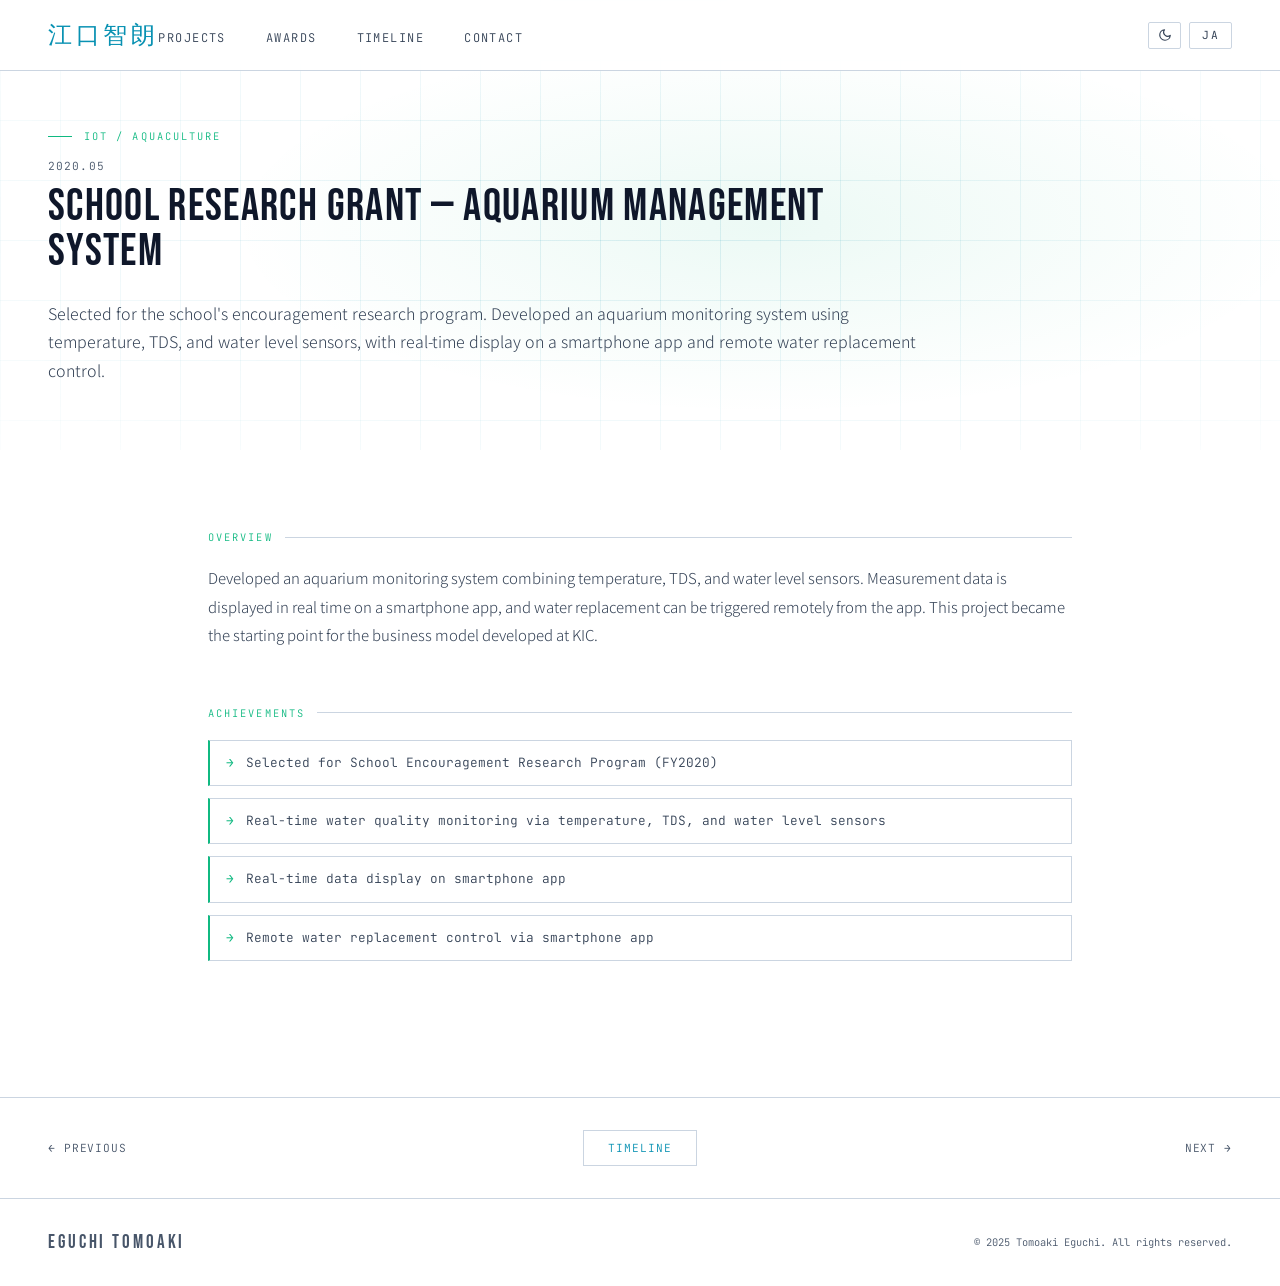
<file: pages/2020-aqua-research.html>
<!DOCTYPE html>
<html lang="ja">
<head>
<meta charset="UTF-8">
<meta name="viewport" content="width=device-width, initial-scale=1.0">
<title>奨励研究採択 水槽管理システム | 江口智朗</title>
<script>
  // Apply saved theme before paint. Default = light (CSS :root); no system-pref auto-detect.
  (function () {
    try {
      var saved = localStorage.getItem('portfolio-theme');
      if (saved === 'dark') document.documentElement.setAttribute('data-theme', 'dark');
    } catch (e) {}
  })();
</script>
<link rel="preconnect" href="https://fonts.googleapis.com">
<link href="https://fonts.googleapis.com/css2?family=Bebas+Neue&family=Noto+Sans+JP:wght@300;400;700&family=JetBrains+Mono:wght@300;400&display=swap" rel="stylesheet">
<link rel="stylesheet" href="../style.css">
<style>
  :root { --cat-color: var(--aqua); }
</style>
</head>
<body>




<nav>
  <a href="../index.html" class="nav-logo">江口智朗</a>
  <ul class="nav-links">
    <li><a href="../index.html#projects">Projects</a></li>
    <li><a href="../index.html#awards">Awards</a></li>
    <li><a href="../index.html#timeline">Timeline</a></li>
    <li><a href="../index.html#contact">Contact</a></li>
  </ul>
</nav>

<section class="detail-hero">
  <div class="detail-hero-bg"></div>
  <div class="detail-hero-grid"></div>
  <div class="detail-hero-content">
    <div class="detail-category">IoT / Aquaculture</div>
    <div class="detail-date">2020.05</div>
    <div class="detail-title" data-ja="学内奨励研究採択 水槽管理システム" data-en="School Research Grant — Aquarium Management System">学内奨励研究採択 水槽管理システム</div>
    <p class="detail-overview" data-ja="学内奨励研究プログラムに採択。温度・TDS・水位センサーによる水槽監視システムを開発し、スマートフォンアプリへのリアルタイム表示と遠隔水換えを実現した。このプロジェクトは後にKICで取り組んだ。" data-en="Selected for the school's encouragement research program. Developed an aquarium monitoring system using temperature, TDS, and water level sensors, with real-time display on a smartphone app and remote water replacement control.">学内奨励研究プログラムに採択。温度・TDS・水位センサーによる水槽監視システムを開発し、スマートフォンアプリへのリアルタイム表示と遠隔水換えを実現した。このプロジェクトは後にKICで取り組んだ。</p>
  </div>
</section>

<div class="detail-body">
  <div class="detail-section fade-in">
    <div class="detail-section-title">Overview</div>
    <p class="detail-text" data-ja="温度・TDS・水位センサーを組み合わせた水槽監視システムを開発した。計測データはスマートフォンアプリにリアルタイムで表示され、アプリ上の操作から水換えを遠隔実行できる仕組みを構築した。このプロジェクトは後にKICで取り組んだ。" data-en="Developed an aquarium monitoring system combining temperature, TDS, and water level sensors. Measurement data is displayed in real time on a smartphone app, and water replacement can be triggered remotely from the app. This project became the starting point for the business model developed at KIC.">温度・TDS・水位センサーを組み合わせた水槽監視システムを開発した。計測データはスマートフォンアプリにリアルタイムで表示され、アプリ上の操作から水換えを実装した。このプロジェクトは後にKICで取り組んだ。</p>
  </div>

  <div class="detail-section fade-in">
    <div class="detail-section-title" data-ja="成果・実績" data-en="Achievements">成果・実績</div>
    <ul class="detail-list">
      <li data-ja="学内奨励研究プログラム 採択（2020年度）" data-en="Selected for School Encouragement Research Program (FY2020)">学内奨励研究プログラム 採択（2020年度）</li>
      <li data-ja="温度・TDS・水位センサーによるリアルタイム水質監視" data-en="Real-time water quality monitoring via temperature, TDS, and water level sensors">温度・TDS・水位センサーによるリアルタイム水質監視</li>
      <li data-ja="スマートフォンアプリへのリアルタイムデータ表示" data-en="Real-time data display on smartphone app">スマートフォンアプリへのリアルタイムデータ表示</li>
      <li data-ja="アプリからの遠隔水換え操作の実現" data-en="Remote water replacement control via smartphone app">アプリからの遠隔水換え操作の実現</li>
    </ul>
  </div>

</div>

<div class="detail-pagination">
  <a href="2020-kosen-entry.html" class="prev" data-ja="← 前のイベント" data-en="← Previous">← 前のイベント</a>
  <a href="../index.html#timeline" class="back">Timeline</a>
  <a href="2020-robocon.html" class="next" data-ja="次のイベント →" data-en="Next →">次のイベント →</a>
</div>

<footer>
  <div class="footer-logo">EGUCHI TOMOAKI</div>
  <div class="footer-copy">© 2025 Tomoaki Eguchi. All rights reserved.</div>
</footer>

<script>
  window.addEventListener('DOMContentLoaded', function () {
    document.querySelectorAll('.fade-in').forEach(function (el, i) {
      setTimeout(function () { el.classList.add('visible'); }, 100 + i * 80);
    });
  });
</script>
<script src="../theme.js"></script>
<script src="../lang.js"></script>
</body>
</html>
</file>
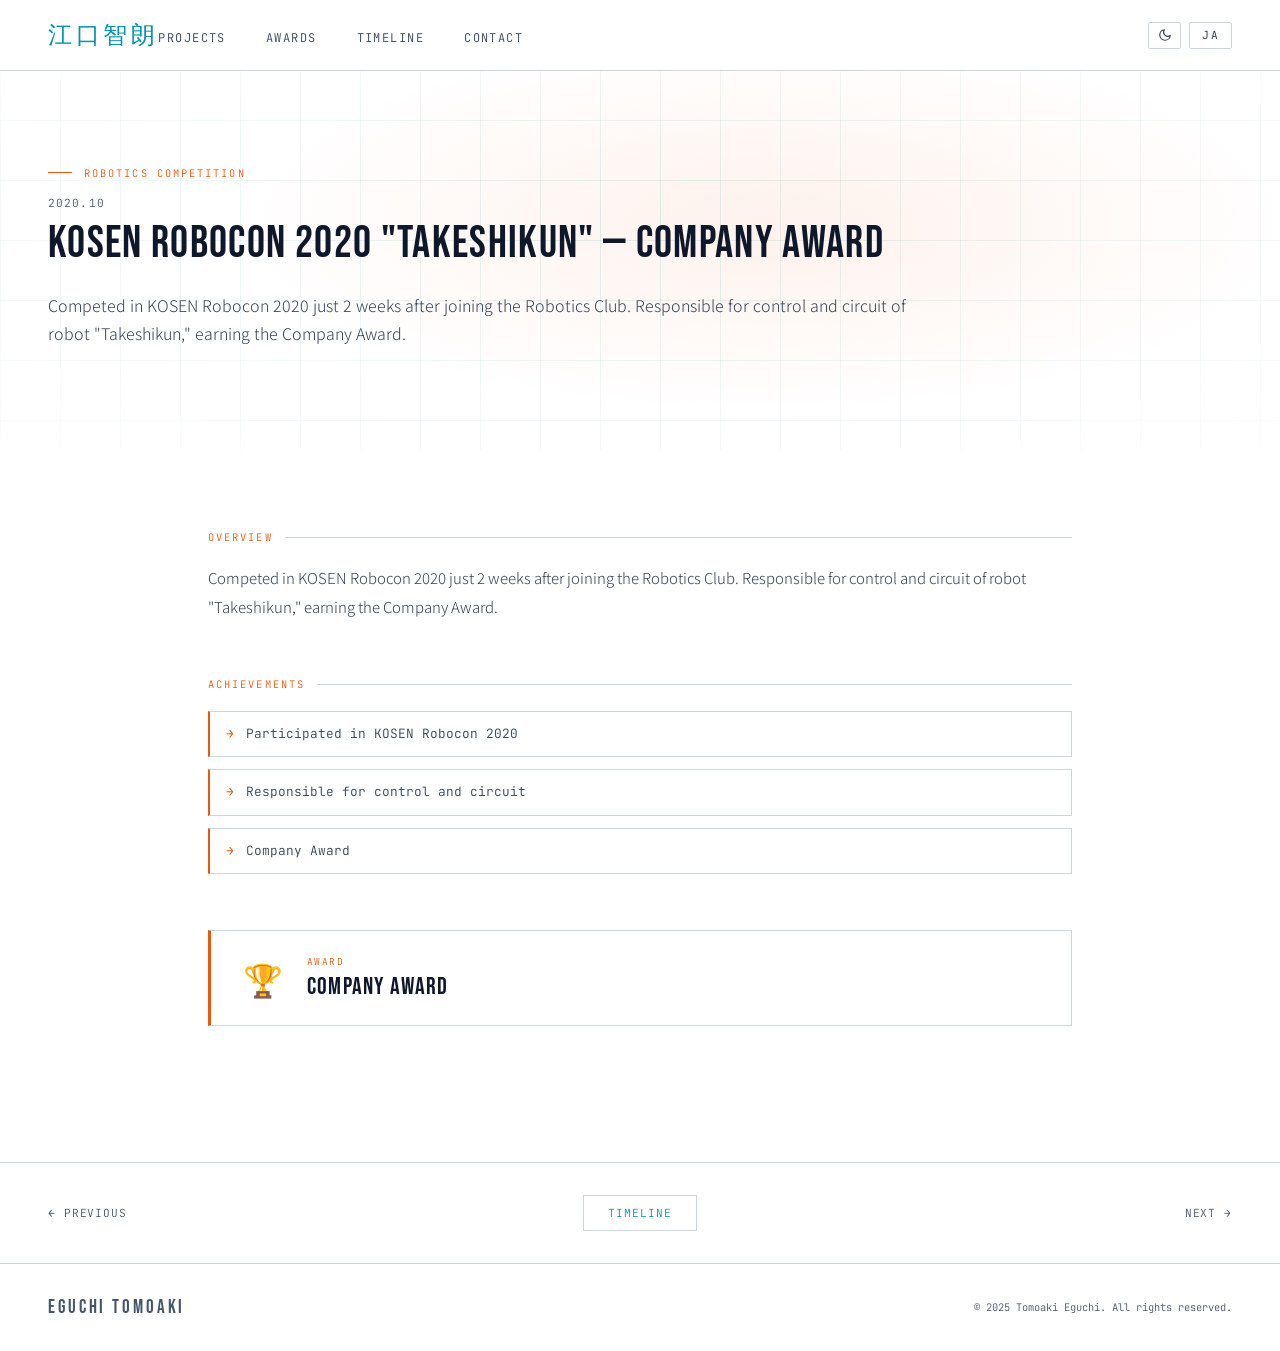
<file: pages/2020-robocon.html>
<!DOCTYPE html>
<html lang="ja">
<head>
<meta charset="UTF-8">
<meta name="viewport" content="width=device-width, initial-scale=1.0">
<title>高専ロボコン2020 たけしくん 企業賞 | 江口智朗</title>
<script>
  // Apply saved theme before paint. Default = light (CSS :root); no system-pref auto-detect.
  (function () {
    try {
      var saved = localStorage.getItem('portfolio-theme');
      if (saved === 'dark') document.documentElement.setAttribute('data-theme', 'dark');
    } catch (e) {}
  })();
</script>
<link rel="preconnect" href="https://fonts.googleapis.com">
<link href="https://fonts.googleapis.com/css2?family=Bebas+Neue&family=Noto+Sans+JP:wght@300;400;700&family=JetBrains+Mono:wght@300;400&display=swap" rel="stylesheet">
<link rel="stylesheet" href="../style.css">
<style>
  :root { --cat-color: var(--robocon); }
</style>
</head>
<body>




<nav>
  <a href="../index.html" class="nav-logo">江口智朗</a>
  <ul class="nav-links">
    <li><a href="../index.html#projects">Projects</a></li>
    <li><a href="../index.html#awards">Awards</a></li>
    <li><a href="../index.html#timeline">Timeline</a></li>
    <li><a href="../index.html#contact">Contact</a></li>
  </ul>
</nav>

<section class="detail-hero">
  <div class="detail-hero-bg"></div>
  <div class="detail-hero-grid"></div>
  <div class="detail-hero-content">
    <div class="detail-category">Robotics Competition</div>
    <div class="detail-date">2020.10</div>
    <div class="detail-title" data-ja="高専ロボコン2020 たけしくん 企業賞" data-en='KOSEN Robocon 2020 "Takeshikun" — Company Award'>高専ロボコン2020 たけしくん 企業賞</div>
    <p class="detail-overview" data-ja="ロボコン部に入部してから2週間で、高専ロボコン2020に参加。ロボット「たけしくん」の制御，回路を担当し、企業賞を受賞した。" data-en='Competed in KOSEN Robocon 2020 just 2 weeks after joining the Robotics Club. Responsible for control and circuit of robot "Takeshikun," earning the Company Award.'>ロボコン部に入部してから2週間で、高専ロボコン2020に参加。ロボット「たけしくん」の制御，回路を担当し、企業賞を受賞した。</p>
  </div>
</section>

<div class="detail-body">
  <div class="detail-section fade-in">
    <div class="detail-section-title">Overview</div>
    <p class="detail-text" data-ja="ロボコン部に入部してから2週間で、高専ロボコン2020に参加。ロボット「たけしくん」の制御，回路を担当し、企業賞を受賞した。" data-en='Competed in KOSEN Robocon 2020 just 2 weeks after joining the Robotics Club. Responsible for control and circuit of robot "Takeshikun," earning the Company Award.'>ロボコン部に入部してから2週間で、高専ロボコン2020に参加。ロボット「たけしくん」の制御，回路を担当し、企業賞を受賞した。</p>
  </div>

  <div class="detail-section fade-in">
    <div class="detail-section-title" data-ja="成果・実績" data-en="Achievements">成果・実績</div>
    <ul class="detail-list">
      <li data-ja="高専ロボコン2020 参加" data-en="Participated in KOSEN Robocon 2020">高専ロボコン2020 参加</li>
      <li data-ja="制御，回路を担当" data-en="Responsible for control and circuit">制御，回路を担当</li>
      <li data-ja="企業賞 受賞" data-en="Company Award">企業賞 受賞</li>
    </ul>
  </div>

  <div class="detail-section fade-in">
    <div class="award-box">
      <div class="award-box-icon">🏆</div>
      <div>
        <div class="award-box-label">Award</div>
        <div class="award-box-value" data-ja="企業賞" data-en="Company Award">企業賞</div>
      </div>
    </div>
  </div>
</div>

<div class="detail-pagination">
  <a href="2020-aqua-research.html" class="prev" data-ja="← 前のイベント" data-en="← Previous">← 前のイベント</a>
  <a href="../index.html#timeline" class="back">Timeline</a>
  <a href="2021-drone-research.html" class="next" data-ja="次のイベント →" data-en="Next →">次のイベント →</a>
</div>

<footer>
  <div class="footer-logo">EGUCHI TOMOAKI</div>
  <div class="footer-copy">© 2025 Tomoaki Eguchi. All rights reserved.</div>
</footer>

<script>
  window.addEventListener('DOMContentLoaded', function () {
    document.querySelectorAll('.fade-in').forEach(function (el, i) {
      setTimeout(function () { el.classList.add('visible'); }, 100 + i * 80);
    });
  });
</script>
<script src="../theme.js"></script>
<script src="../lang.js"></script>
</body>
</html>
</file>
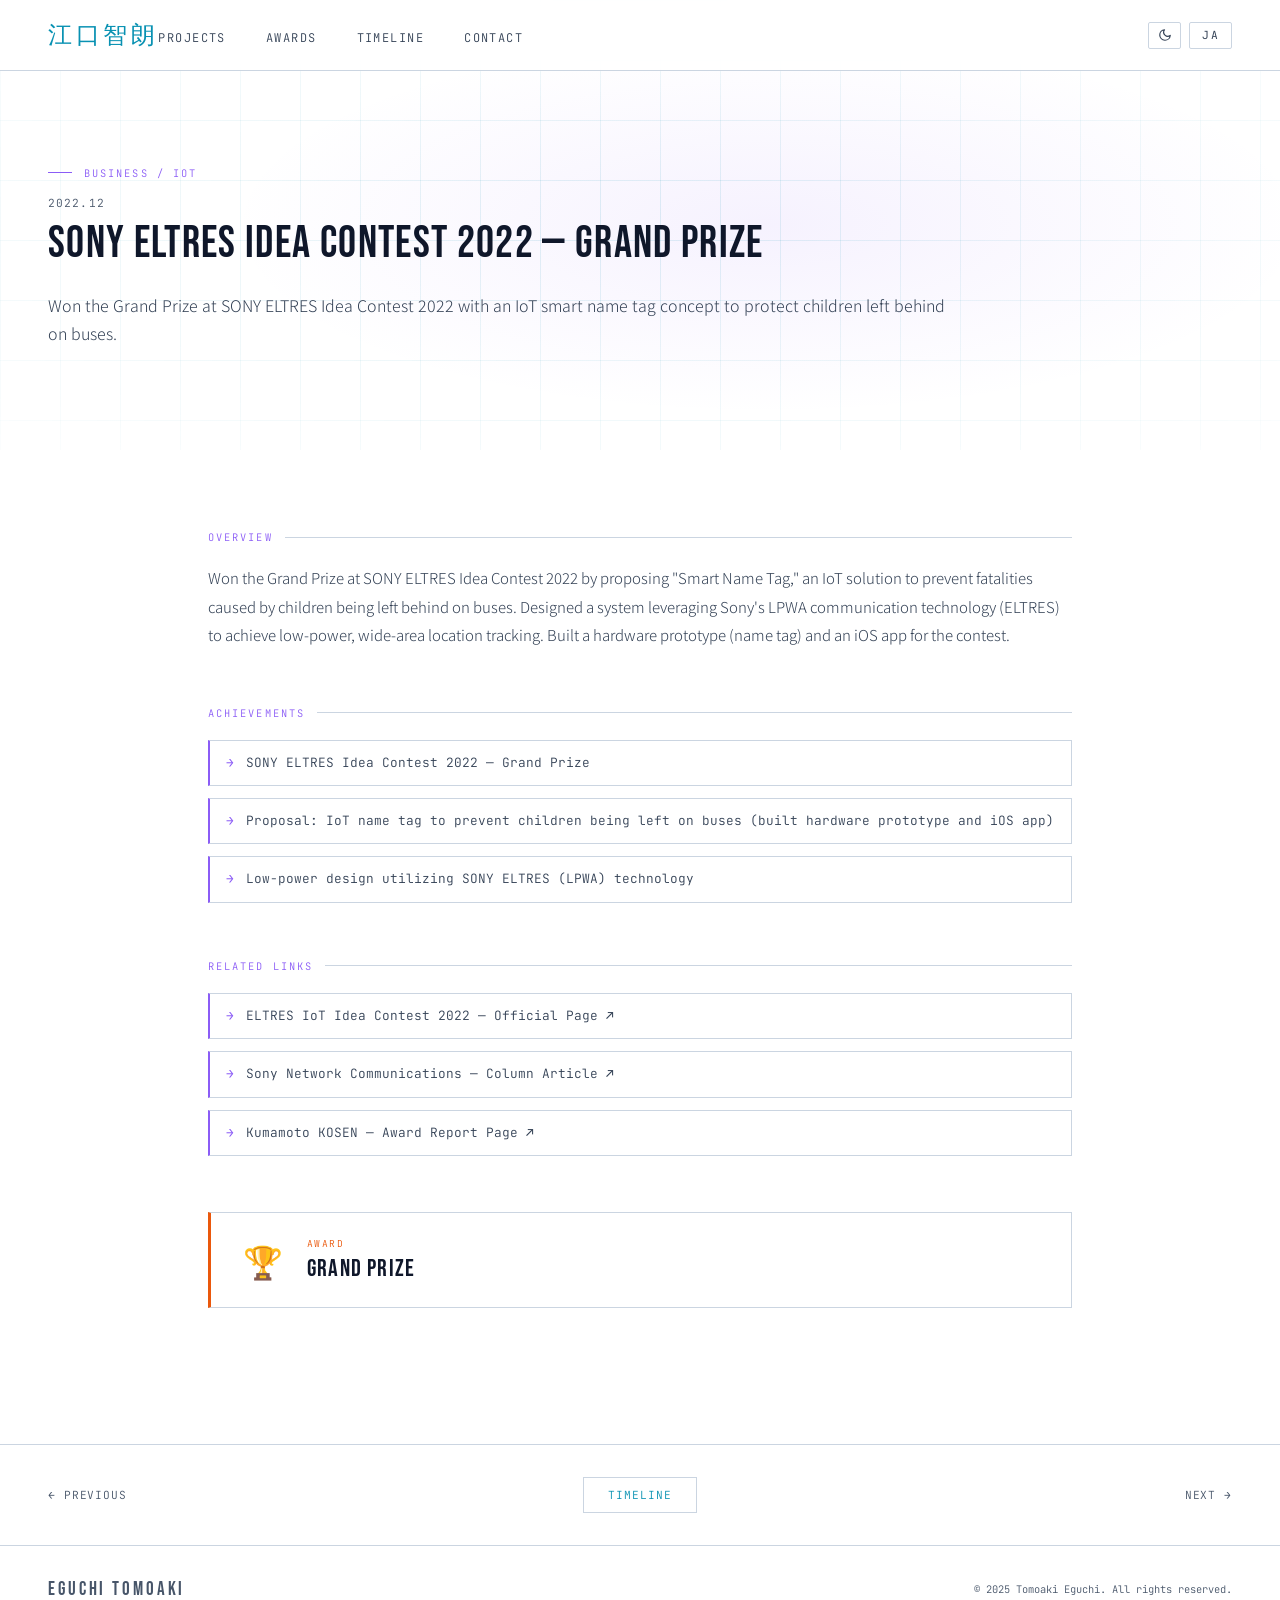
<file: pages/2022-sony-eltres.html>
<!DOCTYPE html>
<html lang="ja">
<head>
<meta charset="UTF-8">
<meta name="viewport" content="width=device-width, initial-scale=1.0">
<title>SONY ELTRESアイデアコンテスト2022 最優秀賞 | 江口智朗</title>
<script>
  // Apply saved theme before paint. Default = light (CSS :root); no system-pref auto-detect.
  (function () {
    try {
      var saved = localStorage.getItem('portfolio-theme');
      if (saved === 'dark') document.documentElement.setAttribute('data-theme', 'dark');
    } catch (e) {}
  })();
</script>
<link rel="preconnect" href="https://fonts.googleapis.com">
<link href="https://fonts.googleapis.com/css2?family=Bebas+Neue&family=Noto+Sans+JP:wght@300;400;700&family=JetBrains+Mono:wght@300;400&display=swap" rel="stylesheet">
<link rel="stylesheet" href="../style.css">
<style>
  :root { --cat-color: var(--biz); }
</style>
</head>
<body>




<nav>
  <a href="../index.html" class="nav-logo">江口智朗</a>
  <ul class="nav-links">
    <li><a href="../index.html#projects">Projects</a></li>
    <li><a href="../index.html#awards">Awards</a></li>
    <li><a href="../index.html#timeline">Timeline</a></li>
    <li><a href="../index.html#contact">Contact</a></li>
  </ul>
</nav>

<section class="detail-hero">
  <div class="detail-hero-bg"></div>
  <div class="detail-hero-grid"></div>
  <div class="detail-hero-content">
    <div class="detail-category">Business / IoT</div>
    <div class="detail-date">2022.12</div>
    <div class="detail-title" data-ja="SONY ELTRESアイデアコンテスト2022 最優秀賞" data-en="SONY ELTRES Idea Contest 2022 — Grand Prize">SONY ELTRESアイデアコンテスト2022 最優秀賞</div>
    <p class="detail-overview" data-ja="バスに取り残される園児を守るIoT名札のアイデアでSONY ELTRESアイデアコンテスト2022の最優秀賞を受賞。" data-en="Won the Grand Prize at SONY ELTRES Idea Contest 2022 with an IoT smart name tag concept to protect children left behind on buses.">バスに取り残される園児を守るIoT名札のアイデアでSONY ELTRESアイデアコンテスト2022の最優秀賞を受賞。</p>
  </div>
</section>

<div class="detail-body">
  <div class="detail-section fade-in">
    <div class="detail-section-title">Overview</div>
    <p class="detail-text" data-ja="SONY ELTRESアイデアコンテスト2022において、バスへの置き去りによる園児死亡事故を防ぐIoTソリューション「スマート名札」を提案し、最優秀賞を受賞した。SONYのLPWA通信技術（ELTRES）を活用し、低消費電力・広域での位置確認を実現するシステムを設計。ハードウェアプロトタイプ（名札）とiOSアプリを製作して出場した。" data-en='Won the Grand Prize at SONY ELTRES Idea Contest 2022 by proposing "Smart Name Tag," an IoT solution to prevent fatalities caused by children being left behind on buses. Designed a system leveraging Sony&apos;s LPWA communication technology (ELTRES) to achieve low-power, wide-area location tracking. Built a hardware prototype (name tag) and an iOS app for the contest.'>SONY ELTRESアイデアコンテスト2022において、バスへの置き去りによる園児死亡事故を防ぐIoTソリューション「スマート名札」を提案し、最優秀賞を受賞した。SONYのLPWA通信技術（ELTRES）を活用し、低消費電力・広域での位置確認を実現するシステムを設計。ハードウェアプロトタイプ（名札）とiOSアプリを製作して出場した。</p>
  </div>

  <div class="detail-section fade-in">
    <div class="detail-section-title" data-ja="成果・実績" data-en="Achievements">成果・実績</div>
    <ul class="detail-list">
      <li data-ja="SONY ELTRESアイデアコンテスト2022 最優秀賞 受賞" data-en="SONY ELTRES Idea Contest 2022 — Grand Prize">SONY ELTRESアイデアコンテスト2022 最優秀賞 受賞</li>
      <li data-ja="提案内容：バス置き去り防止IoT名札（ハードウェアプロトタイプ＋iOSアプリを製作して出場）" data-en="Proposal: IoT name tag to prevent children being left on buses (built hardware prototype and iOS app)">提案内容：バス置き去り防止IoT名札（ハードウェアプロトタイプ＋iOSアプリを製作して出場）</li>
      <li data-ja="SONY ELTRES（LPWA）技術を活用した低消費電力設計" data-en="Low-power design utilizing SONY ELTRES (LPWA) technology">SONY ELTRES（LPWA）技術を活用した低消費電力設計</li>
    </ul>
  </div>

  <div class="detail-section fade-in">
    <div class="detail-section-title" data-ja="関連リンク" data-en="Related Links">関連リンク</div>
    <ul class="detail-list">
      <li><a href="https://eltres-iot.jp/ideacon2022/" target="_blank" style="color:inherit;text-decoration:none;"><span data-ja="ELTRES IoT アイデアコンテスト2022 公式ページ ↗" data-en="ELTRES IoT Idea Contest 2022 — Official Page ↗">ELTRES IoT アイデアコンテスト2022 公式ページ ↗</span></a></li>
      <li><a href="https://iot.sonynetwork.co.jp/column/column051/" target="_blank" style="color:inherit;text-decoration:none;"><span data-ja="Sony Network Communications — コラム記事 ↗" data-en="Sony Network Communications — Column Article ↗">Sony Network Communications — コラム記事 ↗</span></a></li>
      <li><a href="https://kumamoto-nct.ac.jp/award/2023/02/20230213c/" target="_blank" style="color:inherit;text-decoration:none;"><span data-ja="熊本高専 受賞報告ページ ↗" data-en="Kumamoto KOSEN — Award Report Page ↗">熊本高専 受賞報告ページ ↗</span></a></li>
    </ul>
  </div>

  <div class="detail-section fade-in">
    <div class="award-box">
      <div class="award-box-icon">🏆</div>
      <div>
        <div class="award-box-label">Award</div>
        <div class="award-box-value" data-ja="最優秀賞" data-en="Grand Prize">最優秀賞</div>
      </div>
    </div>
  </div>
</div>

<div class="detail-pagination">
  <a href="2022-robocon.html" class="prev" data-ja="← 前のイベント" data-en="← Previous">← 前のイベント</a>
  <a href="../index.html#timeline" class="back">Timeline</a>
  <a href="2023-kic.html" class="next" data-ja="次のイベント →" data-en="Next →">次のイベント →</a>
</div>

<footer>
  <div class="footer-logo">EGUCHI TOMOAKI</div>
  <div class="footer-copy">© 2025 Tomoaki Eguchi. All rights reserved.</div>
</footer>

<script>
  window.addEventListener('DOMContentLoaded', function () {
    document.querySelectorAll('.fade-in').forEach(function (el, i) {
      setTimeout(function () { el.classList.add('visible'); }, 100 + i * 80);
    });
  });
</script>
<script src="../theme.js"></script>
<script src="../lang.js"></script>
</body>
</html>
</file>
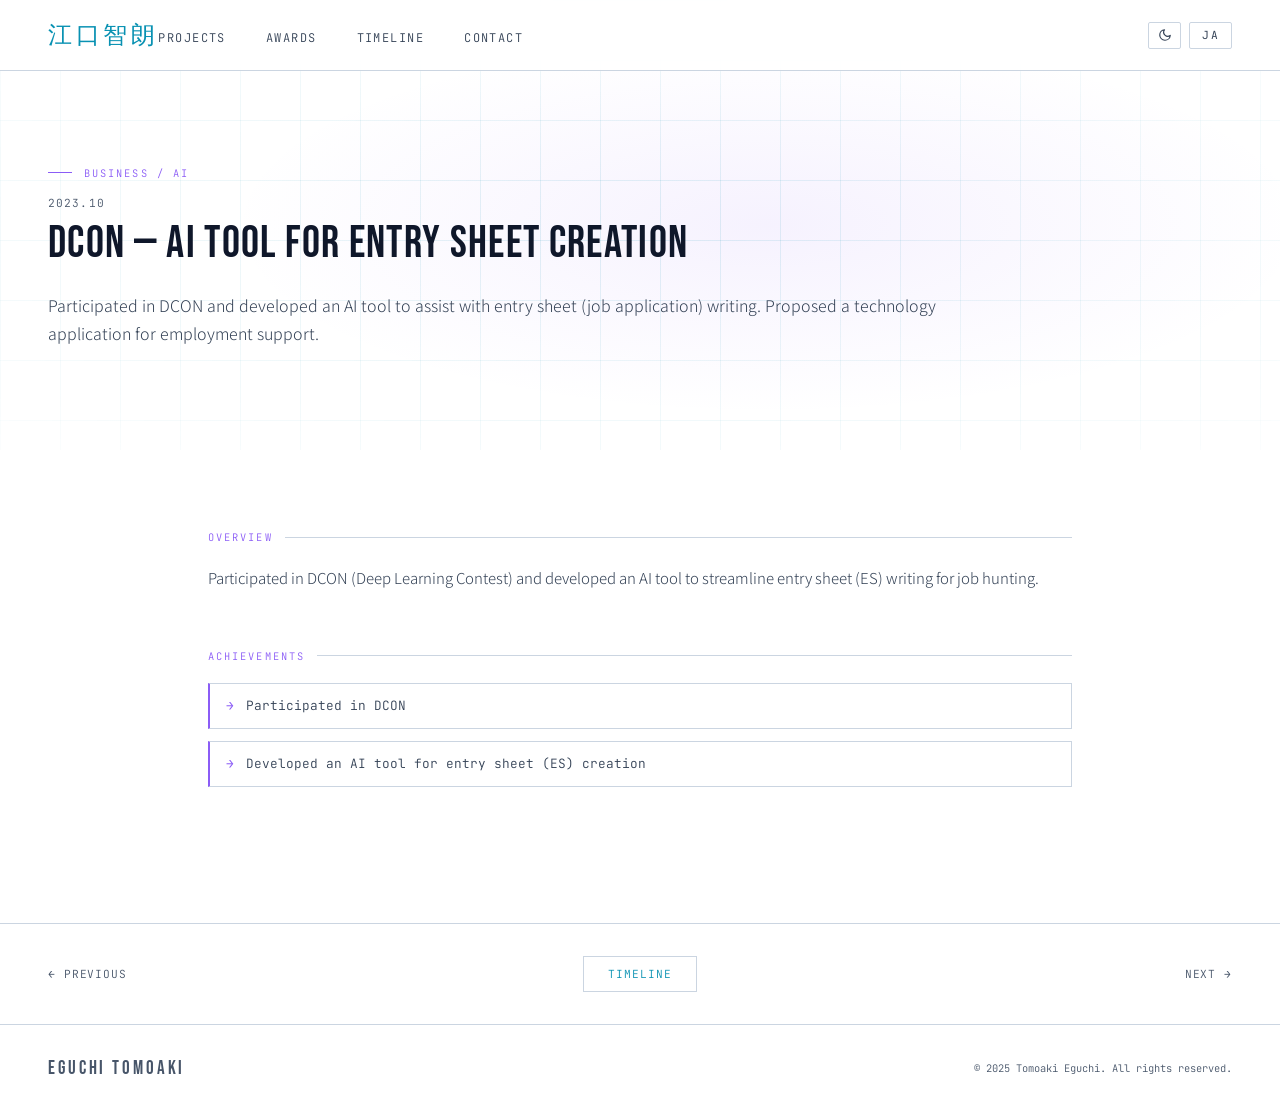
<file: pages/2023-dcon.html>
<!DOCTYPE html>
<html lang="ja">
<head>
<meta charset="UTF-8">
<meta name="viewport" content="width=device-width, initial-scale=1.0">
<title>DCON参加 ES作成AIツール | 江口智朗</title>
<script>
  // Apply saved theme before paint. Default = light (CSS :root); no system-pref auto-detect.
  (function () {
    try {
      var saved = localStorage.getItem('portfolio-theme');
      if (saved === 'dark') document.documentElement.setAttribute('data-theme', 'dark');
    } catch (e) {}
  })();
</script>
<link rel="preconnect" href="https://fonts.googleapis.com">
<link href="https://fonts.googleapis.com/css2?family=Bebas+Neue&family=Noto+Sans+JP:wght@300;400;700&family=JetBrains+Mono:wght@300;400&display=swap" rel="stylesheet">
<link rel="stylesheet" href="../style.css">
<style>
  :root { --cat-color: var(--biz); }
</style>
</head>
<body>




<nav>
  <a href="../index.html" class="nav-logo">江口智朗</a>
  <ul class="nav-links">
    <li><a href="../index.html#projects">Projects</a></li>
    <li><a href="../index.html#awards">Awards</a></li>
    <li><a href="../index.html#timeline">Timeline</a></li>
    <li><a href="../index.html#contact">Contact</a></li>
  </ul>
</nav>

<section class="detail-hero">
  <div class="detail-hero-bg"></div>
  <div class="detail-hero-grid"></div>
  <div class="detail-hero-content">
    <div class="detail-category">Business / AI</div>
    <div class="detail-date">2023.10</div>
    <div class="detail-title" data-ja="DCON参加 ES作成AIツール" data-en="DCON — AI Tool for Entry Sheet Creation">DCON参加 ES作成AIツール</div>
    <p class="detail-overview" data-ja="DCONに参加し、エントリーシート作成を支援するAIツールを開発。就職活動支援への技術応用を提案した。" data-en="Participated in DCON and developed an AI tool to assist with entry sheet (job application) writing. Proposed a technology application for employment support.">DCONに参加し、エントリーシート作成を支援するAIツールを開発。就職活動支援への技術応用を提案した。</p>
  </div>
</section>

<div class="detail-body">
  <div class="detail-section fade-in">
    <div class="detail-section-title">Overview</div>
    <p class="detail-text" data-ja="DCON（ディープラーニングコンテスト）に参加し、就職活動におけるエントリーシート作成を効率化するAIツールを開発した。" data-en="Participated in DCON (Deep Learning Contest) and developed an AI tool to streamline entry sheet (ES) writing for job hunting.">DCON（ディープラーニングコンテスト）に参加し、就職活動におけるエントリーシート作成を効率化するAIツールを開発した。</p>
  </div>

  <div class="detail-section fade-in">
    <div class="detail-section-title" data-ja="成果・実績" data-en="Achievements">成果・実績</div>
    <ul class="detail-list">
      <li data-ja="DCON 参加" data-en="Participated in DCON">DCON 参加</li>
      <li data-ja="ES（エントリーシート）作成AIツールの開発" data-en="Developed an AI tool for entry sheet (ES) creation">ES（エントリーシート）作成AIツールの開発</li>
    </ul>
  </div>

</div>

<div class="detail-pagination">
  <a href="2023-kic.html" class="prev" data-ja="← 前のイベント" data-en="← Previous">← 前のイベント</a>
  <a href="../index.html#timeline" class="back">Timeline</a>
  <a href="2023-robocon.html" class="next" data-ja="次のイベント →" data-en="Next →">次のイベント →</a>
</div>

<footer>
  <div class="footer-logo">EGUCHI TOMOAKI</div>
  <div class="footer-copy">© 2025 Tomoaki Eguchi. All rights reserved.</div>
</footer>

<script>
  window.addEventListener('DOMContentLoaded', function () {
    document.querySelectorAll('.fade-in').forEach(function (el, i) {
      setTimeout(function () { el.classList.add('visible'); }, 100 + i * 80);
    });
  });
</script>
<script src="../theme.js"></script>
<script src="../lang.js"></script>
</body>
</html>
</file>
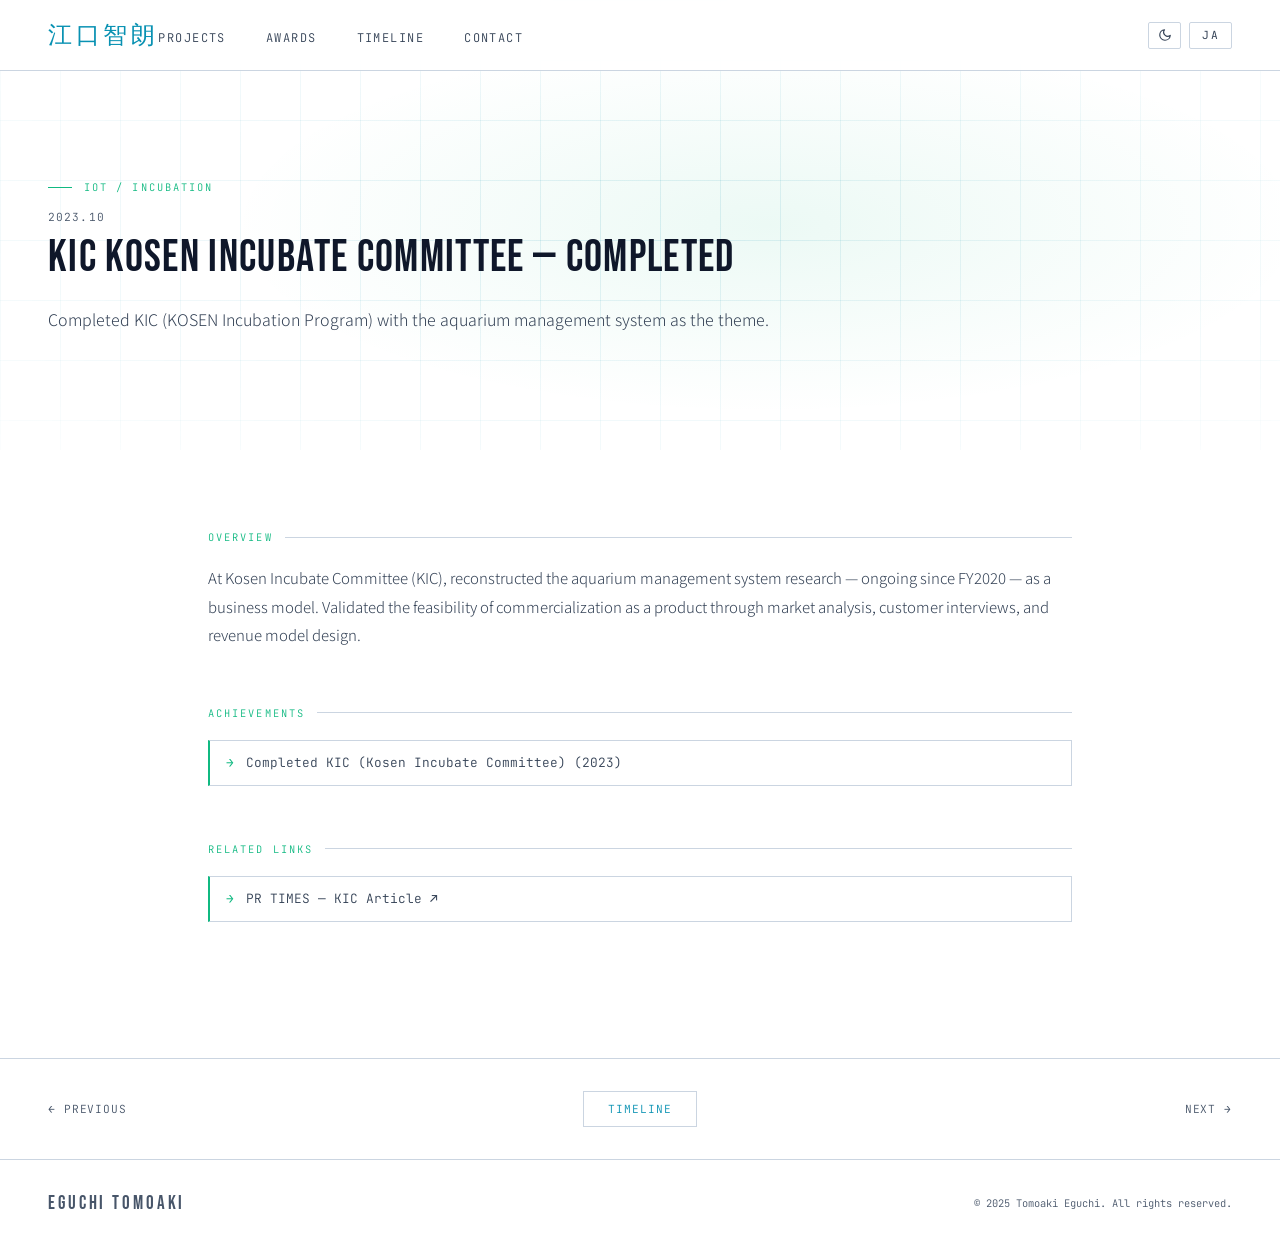
<file: pages/2023-kic.html>
<!DOCTYPE html>
<html lang="ja">
<head>
<meta charset="UTF-8">
<meta name="viewport" content="width=device-width, initial-scale=1.0">
<title>KIC Kosen Incubate Committee 修了 | 江口智朗</title>
<script>
  // Apply saved theme before paint. Default = light (CSS :root); no system-pref auto-detect.
  (function () {
    try {
      var saved = localStorage.getItem('portfolio-theme');
      if (saved === 'dark') document.documentElement.setAttribute('data-theme', 'dark');
    } catch (e) {}
  })();
</script>
<link rel="preconnect" href="https://fonts.googleapis.com">
<link href="https://fonts.googleapis.com/css2?family=Bebas+Neue&family=Noto+Sans+JP:wght@300;400;700&family=JetBrains+Mono:wght@300;400&display=swap" rel="stylesheet">
<link rel="stylesheet" href="../style.css">
<style>
  :root { --cat-color: var(--aqua); }
</style>
</head>
<body>




<nav>
  <a href="../index.html" class="nav-logo">江口智朗</a>
  <ul class="nav-links">
    <li><a href="../index.html#projects">Projects</a></li>
    <li><a href="../index.html#awards">Awards</a></li>
    <li><a href="../index.html#timeline">Timeline</a></li>
    <li><a href="../index.html#contact">Contact</a></li>
  </ul>
</nav>

<section class="detail-hero">
  <div class="detail-hero-bg"></div>
  <div class="detail-hero-grid"></div>
  <div class="detail-hero-content">
    <div class="detail-category">IoT / Incubation</div>
    <div class="detail-date">2023.10</div>
    <div class="detail-title" data-ja="KIC Kosen Incubate Committee 修了" data-en="KIC Kosen Incubate Committee — Completed">KIC Kosen Incubate Committee 修了</div>
    <p class="detail-overview" data-ja="水槽管理システムをテーマにKIC（高専インキュベーションプログラム）を修了した。" data-en="Completed KIC (KOSEN Incubation Program) with the aquarium management system as the theme.">水槽管理システムをテーマにKIC（高専インキュベーションプログラム）を修了した。</p>
  </div>
</section>

<div class="detail-body">
  <div class="detail-section fade-in">
    <div class="detail-section-title">Overview</div>
    <p class="detail-text" data-ja="Kosen Incubate Committee（KIC）にて、2020年度から続く水槽管理システム研究をビジネスモデルとして再構築した。市場分析・顧客インタビュー・収益モデル設計を経て、プロダクトとしての事業化可能性を検証した。" data-en="At Kosen Incubate Committee (KIC), reconstructed the aquarium management system research — ongoing since FY2020 — as a business model. Validated the feasibility of commercialization as a product through market analysis, customer interviews, and revenue model design.">Kosen Incubate Committee（KIC）にて、2020年度から続く水槽管理システム研究をビジネスモデルとして再構築した。市場分析・顧客インタビュー・収益モデル設計を経て、プロダクトとしての事業化可能性を検証した。</p>
  </div>

  <div class="detail-section fade-in">
    <div class="detail-section-title" data-ja="成果・実績" data-en="Achievements">成果・実績</div>
    <ul class="detail-list">
      <li data-ja="KIC（Kosen Incubate Committee）修了（2023年）" data-en="Completed KIC (Kosen Incubate Committee) (2023)">KIC（Kosen Incubate Committee）修了（2023年）</li>

    </ul>
  </div>

  <div class="detail-section fade-in">
    <div class="detail-section-title" data-ja="関連リンク" data-en="Related Links">関連リンク</div>
    <ul class="detail-list">
      <li><a href="https://prtimes.jp/main/html/rd/p/000000078.000099287.html" target="_blank" style="color:inherit;text-decoration:none;"><span data-ja="PR TIMES — KIC 関連記事 ↗" data-en="PR TIMES — KIC Article ↗">PR TIMES — KIC 関連記事 ↗</span></a></li>
    </ul>
  </div>

</div>

<div class="detail-pagination">
  <a href="2022-sony-eltres.html" class="prev" data-ja="← 前のイベント" data-en="← Previous">← 前のイベント</a>
  <a href="../index.html#timeline" class="back">Timeline</a>
  <a href="2023-dcon.html" class="next" data-ja="次のイベント →" data-en="Next →">次のイベント →</a>
</div>

<footer>
  <div class="footer-logo">EGUCHI TOMOAKI</div>
  <div class="footer-copy">© 2025 Tomoaki Eguchi. All rights reserved.</div>
</footer>

<script>
  window.addEventListener('DOMContentLoaded', function () {
    document.querySelectorAll('.fade-in').forEach(function (el, i) {
      setTimeout(function () { el.classList.add('visible'); }, 100 + i * 80);
    });
  });
</script>
<script src="../theme.js"></script>
<script src="../lang.js"></script>
</body>
</html>
</file>
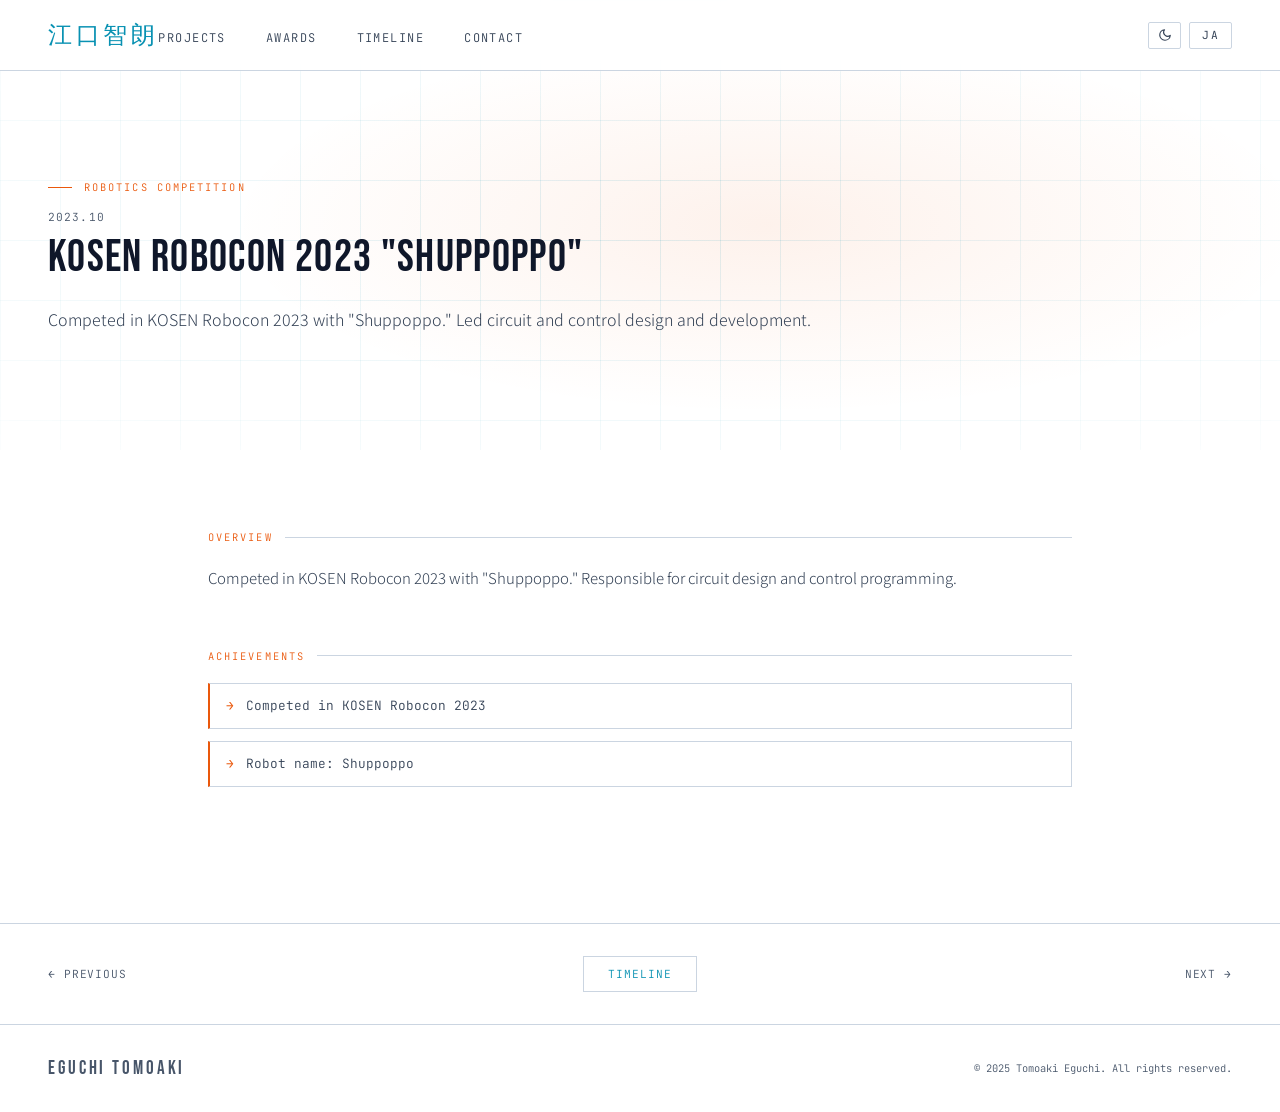
<file: pages/2023-robocon.html>
<!DOCTYPE html>
<html lang="ja">
<head>
<meta charset="UTF-8">
<meta name="viewport" content="width=device-width, initial-scale=1.0">
<title>高専ロボコン2023「シュッポッポ」| 江口智朗</title>
<script>
  // Apply saved theme before paint. Default = light (CSS :root); no system-pref auto-detect.
  (function () {
    try {
      var saved = localStorage.getItem('portfolio-theme');
      if (saved === 'dark') document.documentElement.setAttribute('data-theme', 'dark');
    } catch (e) {}
  })();
</script>
<link rel="preconnect" href="https://fonts.googleapis.com">
<link href="https://fonts.googleapis.com/css2?family=Bebas+Neue&family=Noto+Sans+JP:wght@300;400;700&family=JetBrains+Mono:wght@300;400&display=swap" rel="stylesheet">
<link rel="stylesheet" href="../style.css">
<style>
  :root { --cat-color: var(--robocon); }
</style>
</head>
<body>




<nav>
  <a href="../index.html" class="nav-logo">江口智朗</a>
  <ul class="nav-links">
    <li><a href="../index.html#projects">Projects</a></li>
    <li><a href="../index.html#awards">Awards</a></li>
    <li><a href="../index.html#timeline">Timeline</a></li>
    <li><a href="../index.html#contact">Contact</a></li>
  </ul>
</nav>

<section class="detail-hero">
  <div class="detail-hero-bg"></div>
  <div class="detail-hero-grid"></div>
  <div class="detail-hero-content">
    <div class="detail-category">Robotics Competition</div>
    <div class="detail-date">2023.10</div>
    <div class="detail-title" data-ja='高専ロボコン2023「シュッポッポ」' data-en='KOSEN Robocon 2023 "Shuppoppo"'>高専ロボコン2023「シュッポッポ」</div>
    <p class="detail-overview" data-ja='高専ロボコン2023に「シュッポッポ」で出場。回路・制御を担当し，設計開発を行なった。' data-en='Competed in KOSEN Robocon 2023 with "Shuppoppo." Led circuit and control design and development.'>高専ロボコン2023に「シュッポッポ」で出場。回路・制御を担当し，設計開発を行なった。</p>
  </div>
</section>

<div class="detail-body">
  <div class="detail-section fade-in">
    <div class="detail-section-title">Overview</div>
    <p class="detail-text" data-ja='高専ロボコン2023に「シュッポッポ」で出場した。回路設計および制御プログラムを担当した。' data-en='Competed in KOSEN Robocon 2023 with "Shuppoppo." Responsible for circuit design and control programming.'>高専ロボコン2023に「シュッポッポ」で出場した。回路設計および制御プログラムを担当した。</p>
  </div>

  <div class="detail-section fade-in">
    <div class="detail-section-title" data-ja="成果・実績" data-en="Achievements">成果・実績</div>
    <ul class="detail-list">
      <li data-ja="高専ロボコン2023 出場" data-en="Competed in KOSEN Robocon 2023">高専ロボコン2023 出場</li>
      <li data-ja="ロボット名：シュッポッポ" data-en="Robot name: Shuppoppo">ロボット名：シュッポッポ</li>

    </ul>
  </div>
</div>

<div class="detail-pagination">
  <a href="2023-dcon.html" class="prev" data-ja="← 前のイベント" data-en="← Previous">← 前のイベント</a>
  <a href="../index.html#timeline" class="back">Timeline</a>
  <a href="2024-jstarx.html" class="next" data-ja="次のイベント →" data-en="Next →">次のイベント →</a>
</div>

<footer>
  <div class="footer-logo">EGUCHI TOMOAKI</div>
  <div class="footer-copy">© 2025 Tomoaki Eguchi. All rights reserved.</div>
</footer>

<script>
  window.addEventListener('DOMContentLoaded', function () {
    document.querySelectorAll('.fade-in').forEach(function (el, i) {
      setTimeout(function () { el.classList.add('visible'); }, 100 + i * 80);
    });
  });
</script>
<script src="../theme.js"></script>
<script src="../lang.js"></script>
</body>
</html>
</file>
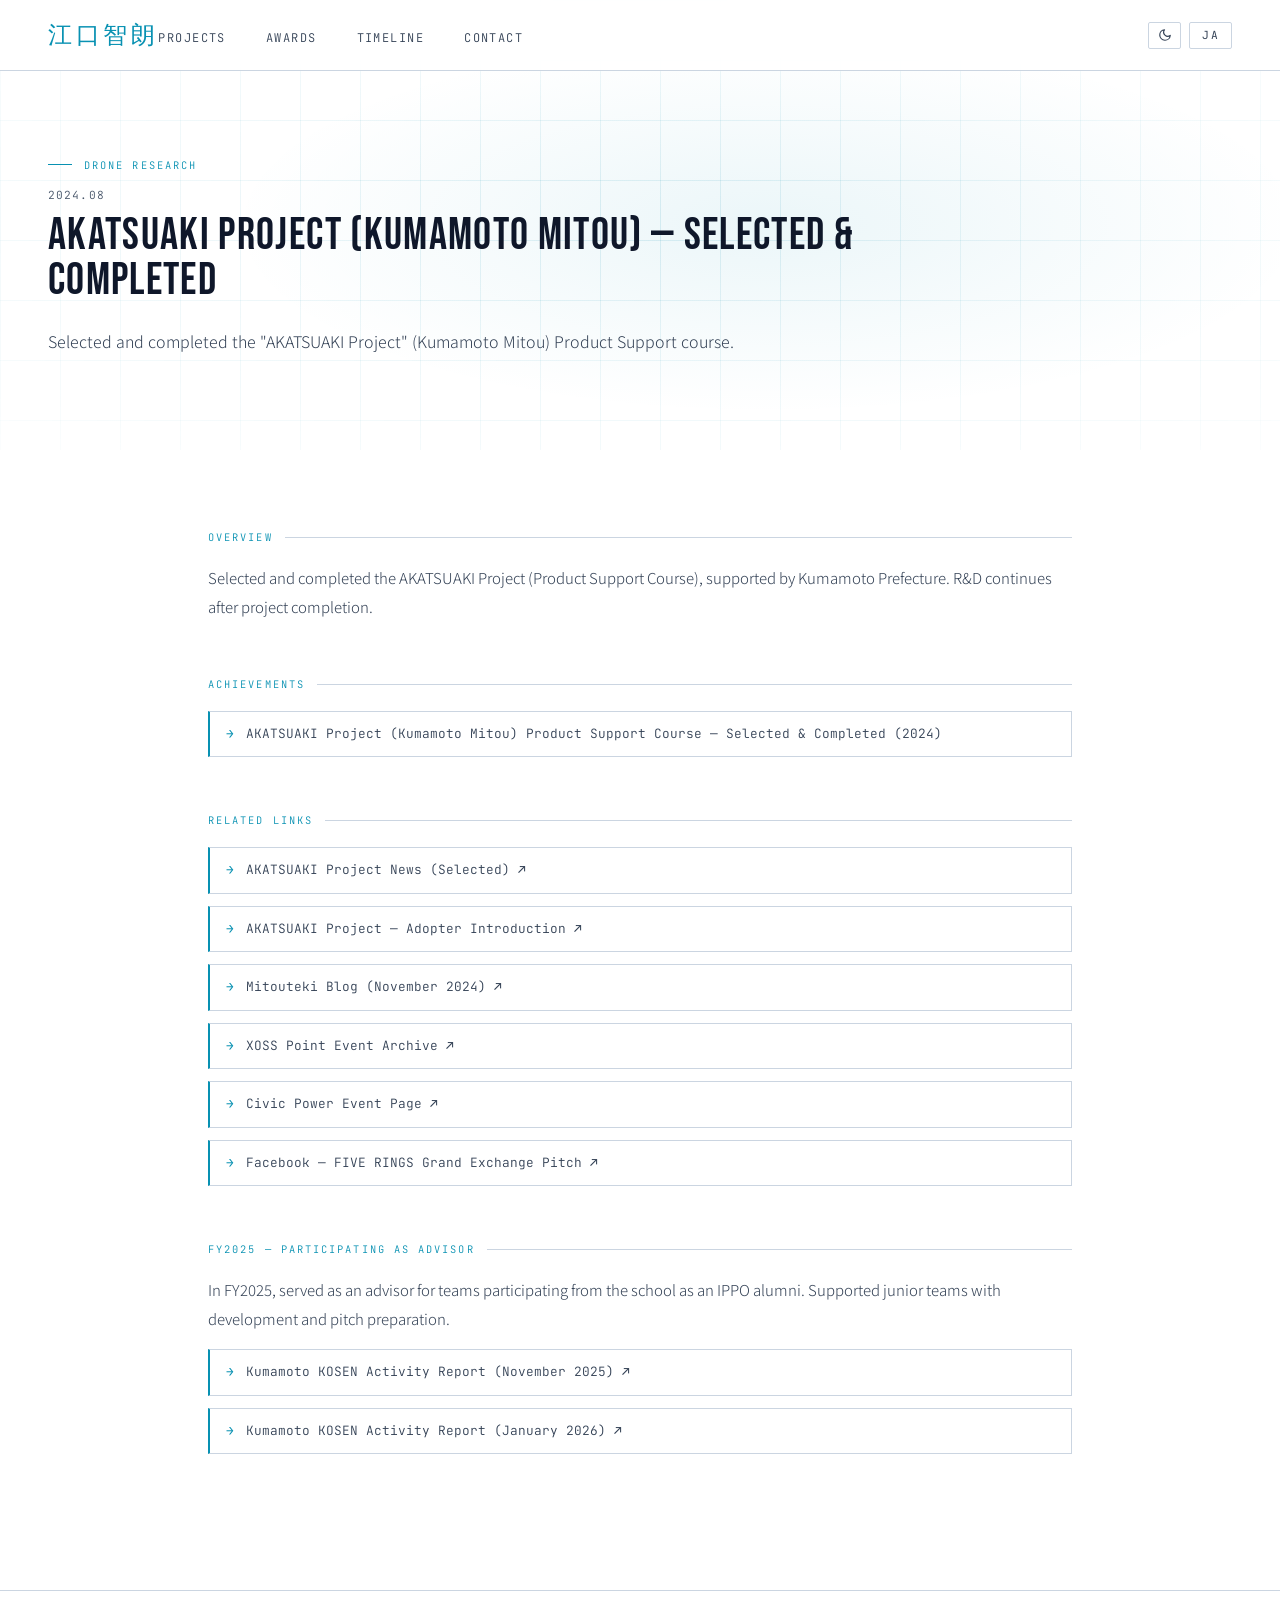
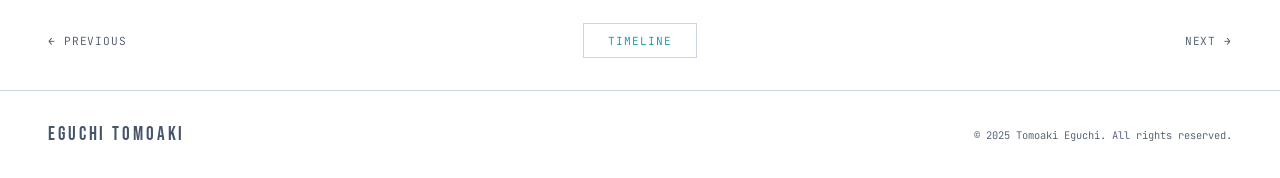
<file: pages/2024-akatsuaki.html>
<!DOCTYPE html>
<html lang="ja">
<head>
<meta charset="UTF-8">
<meta name="viewport" content="width=device-width, initial-scale=1.0">
<title>AKATSUKIプロジェクト 熊本版未踏 採択・修了 | 江口智朗</title>
<script>
  // Apply saved theme before paint. Default = light (CSS :root); no system-pref auto-detect.
  (function () {
    try {
      var saved = localStorage.getItem('portfolio-theme');
      if (saved === 'dark') document.documentElement.setAttribute('data-theme', 'dark');
    } catch (e) {}
  })();
</script>
<link rel="preconnect" href="https://fonts.googleapis.com">
<link href="https://fonts.googleapis.com/css2?family=Bebas+Neue&family=Noto+Sans+JP:wght@300;400;700&family=JetBrains+Mono:wght@300;400&display=swap" rel="stylesheet">
<link rel="stylesheet" href="../style.css">
<style>
  :root { --cat-color: var(--drone); }
</style>
</head>
<body>

<nav>
  <a href="../index.html" class="nav-logo">江口智朗</a>
  <ul class="nav-links">
    <li><a href="../index.html#projects">Projects</a></li>
    <li><a href="../index.html#awards">Awards</a></li>
    <li><a href="../index.html#timeline">Timeline</a></li>
    <li><a href="../index.html#contact">Contact</a></li>
  </ul>
</nav>

<section class="detail-hero">
  <div class="detail-hero-bg"></div>
  <div class="detail-hero-grid"></div>
  <div class="detail-hero-content">
    <div class="detail-category">Drone Research</div>
    <div class="detail-date">2024.08</div>
    <div class="detail-title" data-ja="AKATSUKIプロジェクト 熊本版未踏 採択・修了" data-en="AKATSUAKI Project (Kumamoto Mitou) — Selected &amp; Completed">AKATSUKIプロジェクト 熊本版未踏 採択・修了</div>
    <p class="detail-overview" data-ja='熊本版未踏こと「AKATSUKIプロジェクト」プロダクト支援コースに採択・修了した。' data-en='Selected and completed the "AKATSUAKI Project" (Kumamoto Mitou) Product Support course.'>熊本版未踏こと「AKATSUKIプロジェクト」プロダクト支援コースに採択・修了した。</p>
  </div>
</section>

<div class="detail-body">
  <div class="detail-section fade-in">
    <div class="detail-section-title">Overview</div>
    <p class="detail-text" data-ja="熊本県が支援するAKATSUKIプロジェクト（プロダクト支援コース）に採択・修了した。プロジェクト修了後も研究開発を継続している。" data-en="Selected and completed the AKATSUAKI Project (Product Support Course), supported by Kumamoto Prefecture. R&amp;D continues after project completion.">熊本県が支援するAKATSUKIプロジェクト（プロダクト支援コース）に採択・修了した。プロジェクト修了後も研究開発を継続している。</p>
  </div>

  <div class="detail-section fade-in">
    <div class="detail-section-title" data-ja="成果・実績" data-en="Achievements">成果・実績</div>
    <ul class="detail-list">
      <li data-ja="AKATSUKIプロジェクト（熊本版未踏）プロダクト支援コース 採択・修了（2024年）" data-en="AKATSUAKI Project (Kumamoto Mitou) Product Support Course — Selected &amp; Completed (2024)">AKATSUKIプロジェクト（熊本版未踏）プロダクト支援コース 採択・修了（2024年）</li>
    </ul>
  </div>

  <div class="detail-section fade-in">
    <div class="detail-section-title" data-ja="関連リンク" data-en="Related Links">関連リンク</div>
    <ul class="detail-list">
      <li><a href="https://mitouteki-kumamoto.com/news/240807" target="_blank" style="color:inherit;text-decoration:none;"><span data-ja="AKATSUKIプロジェクト ニュース（採択） ↗" data-en="AKATSUAKI Project News (Selected) ↗">AKATSUKIプロジェクト ニュース（採択） ↗</span></a></li>
      <li><a href="https://mitouteki-kumamoto.com/news/24adopter3" target="_blank" style="color:inherit;text-decoration:none;"><span data-ja="AKATSUKIプロジェクト 採択者紹介 ↗" data-en="AKATSUAKI Project — Adopter Introduction ↗">AKATSUKIプロジェクト 採択者紹介 ↗</span></a></li>
      <li><a href="https://mitouteki.jp/r5/blogs/12_202411/" target="_blank" style="color:inherit;text-decoration:none;"><span data-ja="未踏的 ブログ（2024年11月） ↗" data-en="Mitouteki Blog (November 2024) ↗">未踏的 ブログ（2024年11月） ↗</span></a></li>
      <li><a href="https://xosspoint.jp/event-archive/20250125/" target="_blank" style="color:inherit;text-decoration:none;"><span data-ja="XOSSポイント イベントアーカイブ ↗" data-en="XOSS Point Event Archive ↗">XOSSポイント イベントアーカイブ ↗</span></a></li>
      <li><a href="https://civicpower.jp/event/663/" target="_blank" style="color:inherit;text-decoration:none;"><span data-ja="Civic Power イベントページ ↗" data-en="Civic Power Event Page ↗">Civic Power イベントページ ↗</span></a></li>
      <li><a href="https://www.facebook.com/ippo.kumamoto/posts/five-rings大交流会でippo修了生がピッチします地域最大級のビジネスカンファレンスfive-ringsにｉｐｐｏの13期の各1組が参加して大交流会でピ/122266433456019395/" target="_blank" style="color:inherit;text-decoration:none;"><span data-ja="Facebook — FIVE RINGS 大交流会 ピッチ ↗" data-en="Facebook — FIVE RINGS Grand Exchange Pitch ↗">Facebook — FIVE RINGS 大交流会 ピッチ ↗</span></a></li>
    </ul>
  </div>

  <div class="detail-section fade-in">
    <div class="detail-section-title" data-ja="2025年度 — アドバイザーとして参加" data-en="FY2025 — Participating as Advisor">2025年度 — アドバイザーとして参加</div>
    <p class="detail-text" data-ja="2025年度はIPPO修了生として、学校から出場するチームのアドバイザーを担当。後輩チームの開発・ピッチ支援に取り組んだ。" data-en="In FY2025, served as an advisor for teams participating from the school as an IPPO alumni. Supported junior teams with development and pitch preparation.">2025年度はIPPO修了生として、学校から出場するチームのアドバイザーを担当。後輩チームの開発・ピッチ支援に取り組んだ。</p>
    <ul class="detail-list">
      <li><a href="https://kumamoto-nct.ac.jp/activity-report/2025/11/20251113b/" target="_blank" style="color:inherit;text-decoration:none;"><span data-ja="熊本高専 活動報告（2025年11月） ↗" data-en="Kumamoto KOSEN Activity Report (November 2025) ↗">熊本高専 活動報告（2025年11月） ↗</span></a></li>
      <li><a href="https://kumamoto-nct.ac.jp/activity-report/2026/01/20260129b/" target="_blank" style="color:inherit;text-decoration:none;"><span data-ja="熊本高専 活動報告（2026年1月） ↗" data-en="Kumamoto KOSEN Activity Report (January 2026) ↗">熊本高専 活動報告（2026年1月） ↗</span></a></li>
    </ul>
  </div>

</div>

<div class="detail-pagination">
  <a href="2024-jstarx.html" class="prev" data-ja="← 前のイベント" data-en="← Previous">← 前のイベント</a>
  <a href="../index.html#timeline" class="back">Timeline</a>
  <a href="2024-hokkaido.html" class="next" data-ja="次のイベント →" data-en="Next →">次のイベント →</a>
</div>

<footer>
  <div class="footer-logo">EGUCHI TOMOAKI</div>
  <div class="footer-copy">© 2025 Tomoaki Eguchi. All rights reserved.</div>
</footer>

<script>
  window.addEventListener('DOMContentLoaded', function () {
    document.querySelectorAll('.fade-in').forEach(function (el, i) {
      setTimeout(function () { el.classList.add('visible'); }, 100 + i * 80);
    });
  });
</script>
<script src="../theme.js"></script>
<script src="../lang.js"></script>
</body>
</html>
</file>
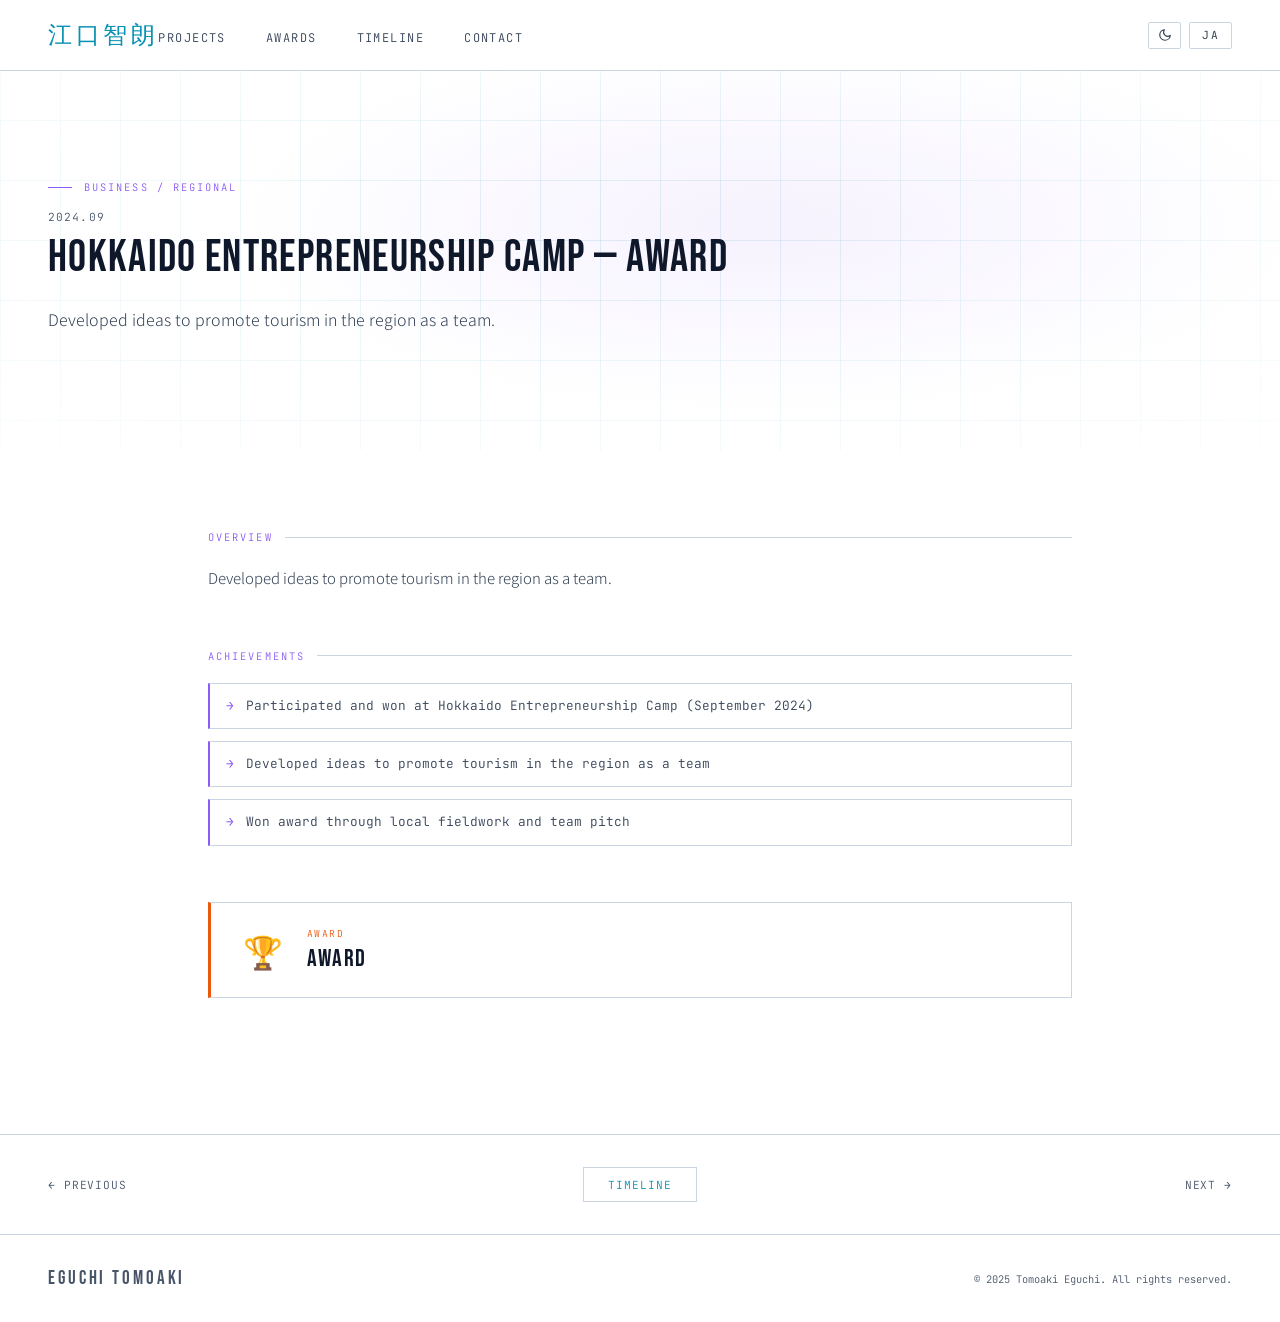
<file: pages/2024-hokkaido.html>
<!DOCTYPE html>
<html lang="ja">
<head>
<meta charset="UTF-8">
<meta name="viewport" content="width=device-width, initial-scale=1.0">
<title>北海道アントレキャンプ 受賞 | 江口智朗</title>
<script>
  // Apply saved theme before paint. Default = light (CSS :root); no system-pref auto-detect.
  (function () {
    try {
      var saved = localStorage.getItem('portfolio-theme');
      if (saved === 'dark') document.documentElement.setAttribute('data-theme', 'dark');
    } catch (e) {}
  })();
</script>
<link rel="preconnect" href="https://fonts.googleapis.com">
<link href="https://fonts.googleapis.com/css2?family=Bebas+Neue&family=Noto+Sans+JP:wght@300;400;700&family=JetBrains+Mono:wght@300;400&display=swap" rel="stylesheet">
<link rel="stylesheet" href="../style.css">
<style>
  :root { --cat-color: var(--biz); }
</style>
</head>
<body>




<nav>
  <a href="../index.html" class="nav-logo">江口智朗</a>
  <ul class="nav-links">
    <li><a href="../index.html#projects">Projects</a></li>
    <li><a href="../index.html#awards">Awards</a></li>
    <li><a href="../index.html#timeline">Timeline</a></li>
    <li><a href="../index.html#contact">Contact</a></li>
  </ul>
</nav>

<section class="detail-hero">
  <div class="detail-hero-bg"></div>
  <div class="detail-hero-grid"></div>
  <div class="detail-hero-content">
    <div class="detail-category">Business / Regional</div>
    <div class="detail-date">2024.09</div>
    <div class="detail-title" data-ja="北海道アントレキャンプ 受賞" data-en="Hokkaido Entrepreneurship Camp — Award">北海道アントレキャンプ 受賞</div>
    <p class="detail-overview" data-ja="この地域の観光業を盛り上げるアイデアをチームで考案した。" data-en="Developed ideas to promote tourism in the region as a team.">この地域の観光業を盛り上げるアイデアをチームで考案した。</p>
  </div>
</section>

<div class="detail-body">
  <div class="detail-section fade-in">
    <div class="detail-section-title">Overview</div>
    <p class="detail-text" data-ja="この地域の観光業を盛り上げるアイデアをチームで考案した。" data-en="Developed ideas to promote tourism in the region as a team.">この地域の観光業を盛り上げるアイデアをチームで考案した。</p>
  </div>

  <div class="detail-section fade-in">
    <div class="detail-section-title" data-ja="成果・実績" data-en="Achievements">成果・実績</div>
    <ul class="detail-list">
      <li data-ja="北海道アントレキャンプ 参加・受賞（2024年9月）" data-en="Participated and won at Hokkaido Entrepreneurship Camp (September 2024)">北海道アントレキャンプ 参加・受賞（2024年9月）</li>
      <li data-ja="この地域の観光業を盛り上げるアイデアをチームで考案した" data-en="Developed ideas to promote tourism in the region as a team">この地域の観光業を盛り上げるアイデアをチームで考案した</li>
      <li data-ja="現地フィールドワーク・チームピッチにて受賞" data-en="Won award through local fieldwork and team pitch">現地フィールドワーク・チームピッチにて受賞</li>
    </ul>
  </div>

  <div class="detail-section fade-in">
    <div class="award-box">
      <div class="award-box-icon">🏆</div>
      <div>
        <div class="award-box-label">Award</div>
        <div class="award-box-value" data-ja="受賞" data-en="Award">受賞</div>
      </div>
    </div>
  </div>
</div>

<div class="detail-pagination">
  <a href="2024-akatsuaki.html" class="prev" data-ja="← 前のイベント" data-en="← Previous">← 前のイベント</a>
  <a href="../index.html#timeline" class="back">Timeline</a>
  <a href="2024-robocon.html" class="next" data-ja="次のイベント →" data-en="Next →">次のイベント →</a>
</div>

<footer>
  <div class="footer-logo">EGUCHI TOMOAKI</div>
  <div class="footer-copy">© 2025 Tomoaki Eguchi. All rights reserved.</div>
</footer>

<script>
  window.addEventListener('DOMContentLoaded', function () {
    document.querySelectorAll('.fade-in').forEach(function (el, i) {
      setTimeout(function () { el.classList.add('visible'); }, 100 + i * 80);
    });
  });
</script>
<script src="../theme.js"></script>
<script src="../lang.js"></script>
</body>
</html>
</file>
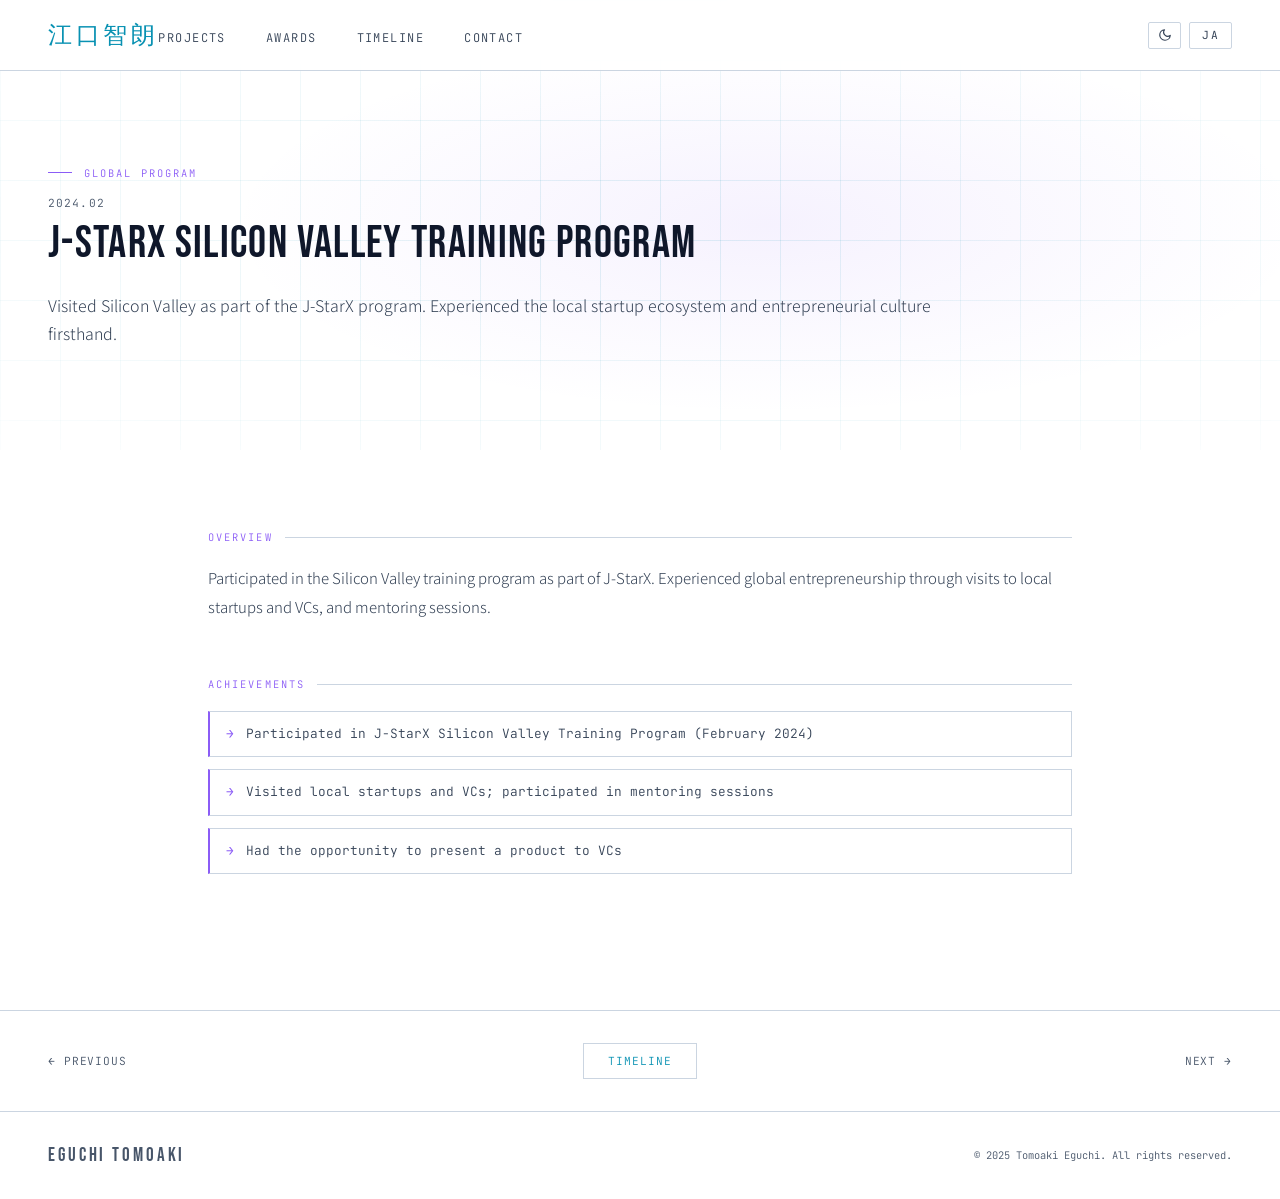
<file: pages/2024-jstarx.html>
<!DOCTYPE html>
<html lang="ja">
<head>
<meta charset="UTF-8">
<meta name="viewport" content="width=device-width, initial-scale=1.0">
<title>J-StarX シリコンバレー研修 | 江口智朗</title>
<script>
  // Apply saved theme before paint. Default = light (CSS :root); no system-pref auto-detect.
  (function () {
    try {
      var saved = localStorage.getItem('portfolio-theme');
      if (saved === 'dark') document.documentElement.setAttribute('data-theme', 'dark');
    } catch (e) {}
  })();
</script>
<link rel="preconnect" href="https://fonts.googleapis.com">
<link href="https://fonts.googleapis.com/css2?family=Bebas+Neue&family=Noto+Sans+JP:wght@300;400;700&family=JetBrains+Mono:wght@300;400&display=swap" rel="stylesheet">
<link rel="stylesheet" href="../style.css">
<style>
  :root { --cat-color: var(--biz); }
</style>
</head>
<body>




<nav>
  <a href="../index.html" class="nav-logo">江口智朗</a>
  <ul class="nav-links">
    <li><a href="../index.html#projects">Projects</a></li>
    <li><a href="../index.html#awards">Awards</a></li>
    <li><a href="../index.html#timeline">Timeline</a></li>
    <li><a href="../index.html#contact">Contact</a></li>
  </ul>
</nav>

<section class="detail-hero">
  <div class="detail-hero-bg"></div>
  <div class="detail-hero-grid"></div>
  <div class="detail-hero-content">
    <div class="detail-category">Global Program</div>
    <div class="detail-date">2024.02</div>
    <div class="detail-title" data-ja="J-StarX シリコンバレー研修" data-en="J-StarX Silicon Valley Training Program">J-StarX シリコンバレー研修</div>
    <p class="detail-overview" data-ja="J-StarX プログラムでシリコンバレーを訪問。現地のスタートアップエコシステムと起業家精神を体験した。" data-en="Visited Silicon Valley as part of the J-StarX program. Experienced the local startup ecosystem and entrepreneurial culture firsthand.">J-StarX プログラムでシリコンバレーを訪問。現地のスタートアップエコシステムと起業家精神を体験した。</p>
  </div>
</section>

<div class="detail-body">
  <div class="detail-section fade-in">
    <div class="detail-section-title">Overview</div>
    <p class="detail-text" data-ja="J-StarXプログラムの一環としてシリコンバレー研修に参加した。現地スタートアップ・VCへの訪問やメンタリングを通じ、グローバルな起業家精神を経験した。" data-en="Participated in the Silicon Valley training program as part of J-StarX. Experienced global entrepreneurship through visits to local startups and VCs, and mentoring sessions.">J-StarXプログラムの一環としてシリコンバレー研修に参加した。現地スタートアップ・VCへの訪問やメンタリングを通じ、グローバルな起業家精神を経験した。</p>
  </div>

  <div class="detail-section fade-in">
    <div class="detail-section-title" data-ja="成果・実績" data-en="Achievements">成果・実績</div>
    <ul class="detail-list">
      <li data-ja="J-StarX シリコンバレー研修 参加（2024年2月）" data-en="Participated in J-StarX Silicon Valley Training Program (February 2024)">J-StarX シリコンバレー研修 参加（2024年2月）</li>
      <li data-ja="現地スタートアップ・VC訪問・メンタリング" data-en="Visited local startups and VCs; participated in mentoring sessions">現地スタートアップ・VC訪問・メンタリング</li>
      <li data-ja="VCに対してプロダクトを発表する機会があった" data-en="Had the opportunity to present a product to VCs">VCに対してプロダクトを発表する機会があった</li>
    </ul>
  </div>

</div>

<div class="detail-pagination">
  <a href="2023-robocon.html" class="prev" data-ja="← 前のイベント" data-en="← Previous">← 前のイベント</a>
  <a href="../index.html#timeline" class="back">Timeline</a>
  <a href="2024-akatsuaki.html" class="next" data-ja="次のイベント →" data-en="Next →">次のイベント →</a>
</div>

<footer>
  <div class="footer-logo">EGUCHI TOMOAKI</div>
  <div class="footer-copy">© 2025 Tomoaki Eguchi. All rights reserved.</div>
</footer>

<script>
  window.addEventListener('DOMContentLoaded', function () {
    document.querySelectorAll('.fade-in').forEach(function (el, i) {
      setTimeout(function () { el.classList.add('visible'); }, 100 + i * 80);
    });
  });
</script>
<script src="../theme.js"></script>
<script src="../lang.js"></script>
</body>
</html>
</file>
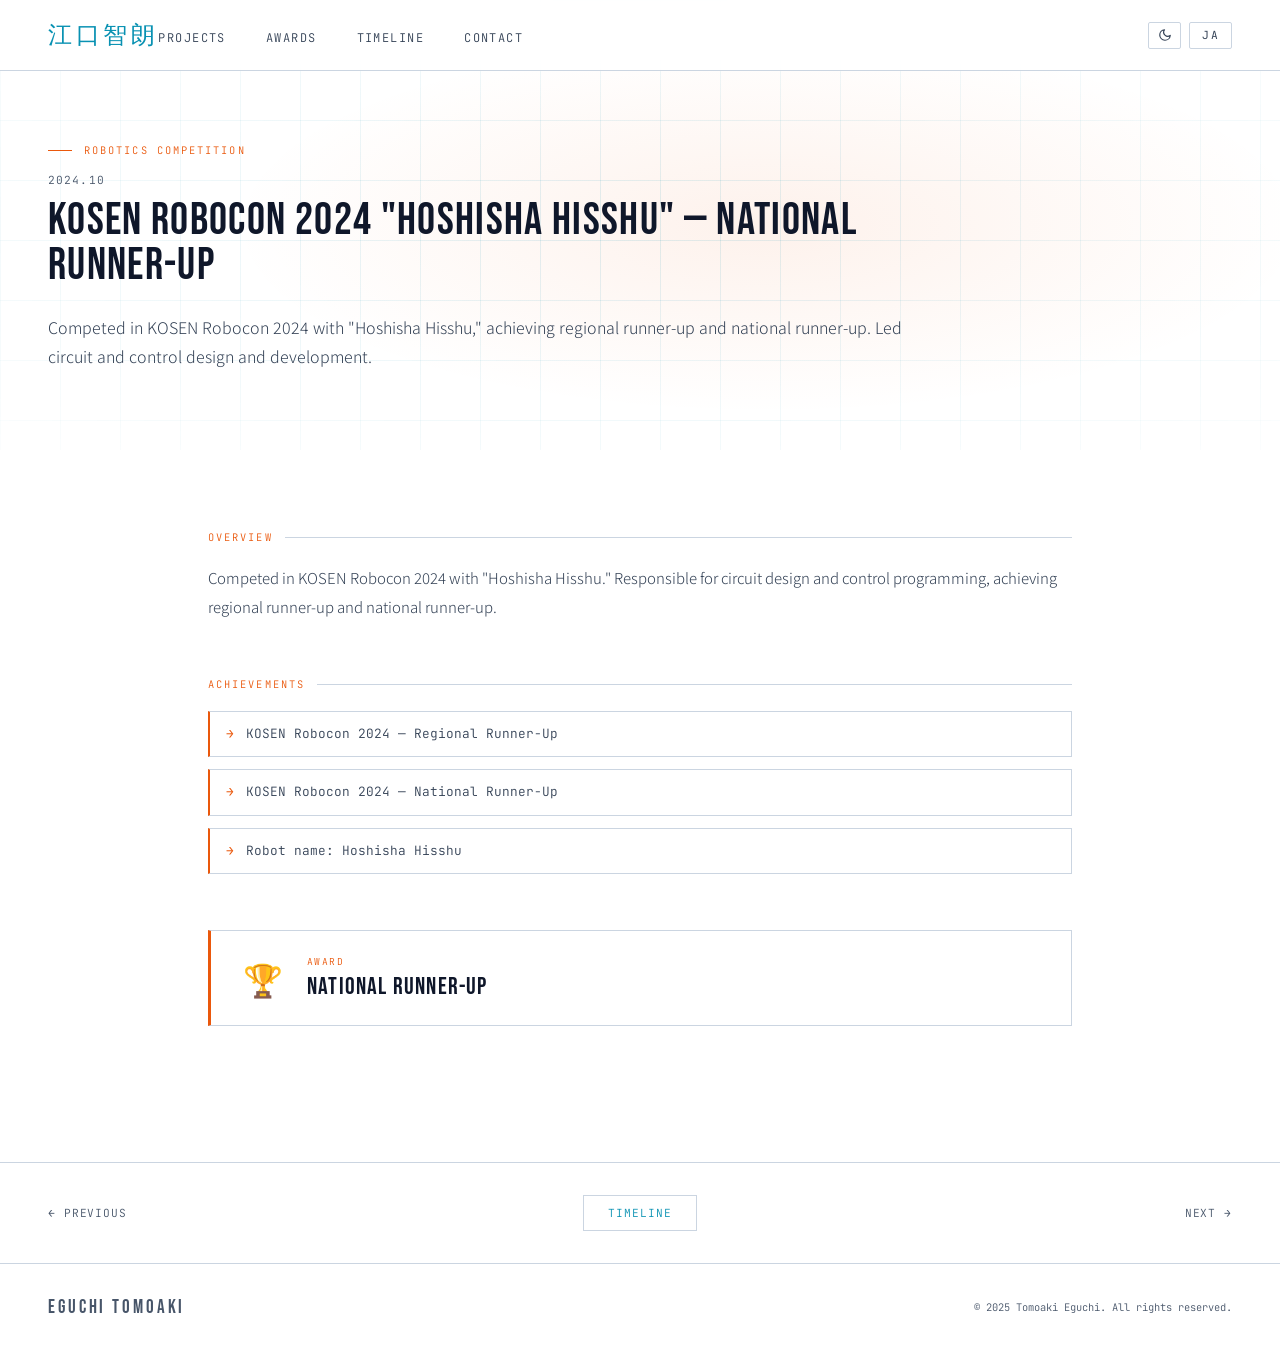
<file: pages/2024-robocon.html>
<!DOCTYPE html>
<html lang="ja">
<head>
<meta charset="UTF-8">
<meta name="viewport" content="width=device-width, initial-scale=1.0">
<title>高専ロボコン2024「星射必宙」全国大会準優勝 | 江口智朗</title>
<script>
  // Apply saved theme before paint. Default = light (CSS :root); no system-pref auto-detect.
  (function () {
    try {
      var saved = localStorage.getItem('portfolio-theme');
      if (saved === 'dark') document.documentElement.setAttribute('data-theme', 'dark');
    } catch (e) {}
  })();
</script>
<link rel="preconnect" href="https://fonts.googleapis.com">
<link href="https://fonts.googleapis.com/css2?family=Bebas+Neue&family=Noto+Sans+JP:wght@300;400;700&family=JetBrains+Mono:wght@300;400&display=swap" rel="stylesheet">
<link rel="stylesheet" href="../style.css">
<style>
  :root { --cat-color: var(--robocon); }
</style>
</head>
<body>




<nav>
  <a href="../index.html" class="nav-logo">江口智朗</a>
  <ul class="nav-links">
    <li><a href="../index.html#projects">Projects</a></li>
    <li><a href="../index.html#awards">Awards</a></li>
    <li><a href="../index.html#timeline">Timeline</a></li>
    <li><a href="../index.html#contact">Contact</a></li>
  </ul>
</nav>

<section class="detail-hero">
  <div class="detail-hero-bg"></div>
  <div class="detail-hero-grid"></div>
  <div class="detail-hero-content">
    <div class="detail-category">Robotics Competition</div>
    <div class="detail-date">2024.10</div>
    <div class="detail-title" data-ja='高専ロボコン2024「星射必宙」全国大会準優勝' data-en='KOSEN Robocon 2024 "Hoshisha Hisshu" — National Runner-Up'>高専ロボコン2024「星射必宙」全国大会準優勝</div>
    <p class="detail-overview" data-ja='高専ロボコン2024に「星射必宙」で出場し、地区大会準優勝・全国大会準優勝を達成。回路・制御を担当し，設計開発を行なった。' data-en='Competed in KOSEN Robocon 2024 with "Hoshisha Hisshu," achieving regional runner-up and national runner-up. Led circuit and control design and development.'>高専ロボコン2024に「星射必宙」で出場し、地区大会準優勝・全国大会準優勝を達成。回路・制御を担当し，設計開発を行なった。</p>
  </div>
</section>

<div class="detail-body">
  <div class="detail-section fade-in">
    <div class="detail-section-title">Overview</div>
    <p class="detail-text" data-ja='高専ロボコン2024に「星射必宙」で出場。回路設計および制御プログラムを担当し、地区大会準優勝・全国大会準優勝した。' data-en='Competed in KOSEN Robocon 2024 with "Hoshisha Hisshu." Responsible for circuit design and control programming, achieving regional runner-up and national runner-up.'>高専ロボコン2024に「星射必宙」で出場。回路設計および制御プログラムを担当し、地区大会準優勝・全国大会準優勝した。</p>
  </div>

  <div class="detail-section fade-in">
    <div class="detail-section-title" data-ja="成果・実績" data-en="Achievements">成果・実績</div>
    <ul class="detail-list">
      <li data-ja="高専ロボコン2024 地区大会準優勝" data-en="KOSEN Robocon 2024 — Regional Runner-Up">高専ロボコン2024 地区大会準優勝</li>
      <li data-ja="高専ロボコン2024 全国大会準優勝" data-en="KOSEN Robocon 2024 — National Runner-Up">高専ロボコン2024 全国大会準優勝</li>
      <li data-ja="ロボット名：星射必宙" data-en="Robot name: Hoshisha Hisshu">ロボット名：星射必宙</li>

    </ul>
  </div>

  <div class="detail-section fade-in">
    <div class="award-box">
      <div class="award-box-icon">🏆</div>
      <div>
        <div class="award-box-label">Award</div>
        <div class="award-box-value" data-ja="全国大会準優勝" data-en="National Runner-Up">全国大会準優勝</div>
      </div>
    </div>
  </div>
</div>

<div class="detail-pagination">
  <a href="2024-hokkaido.html" class="prev" data-ja="← 前のイベント" data-en="← Previous">← 前のイベント</a>
  <a href="../index.html#timeline" class="back">Timeline</a>
  <a href="2025-graduation.html" class="next" data-ja="次のイベント →" data-en="Next →">次のイベント →</a>
</div>

<footer>
  <div class="footer-logo">EGUCHI TOMOAKI</div>
  <div class="footer-copy">© 2025 Tomoaki Eguchi. All rights reserved.</div>
</footer>

<script>
  window.addEventListener('DOMContentLoaded', function () {
    document.querySelectorAll('.fade-in').forEach(function (el, i) {
      setTimeout(function () { el.classList.add('visible'); }, 100 + i * 80);
    });
  });
</script>
<script src="../theme.js"></script>
<script src="../lang.js"></script>
</body>
</html>
</file>
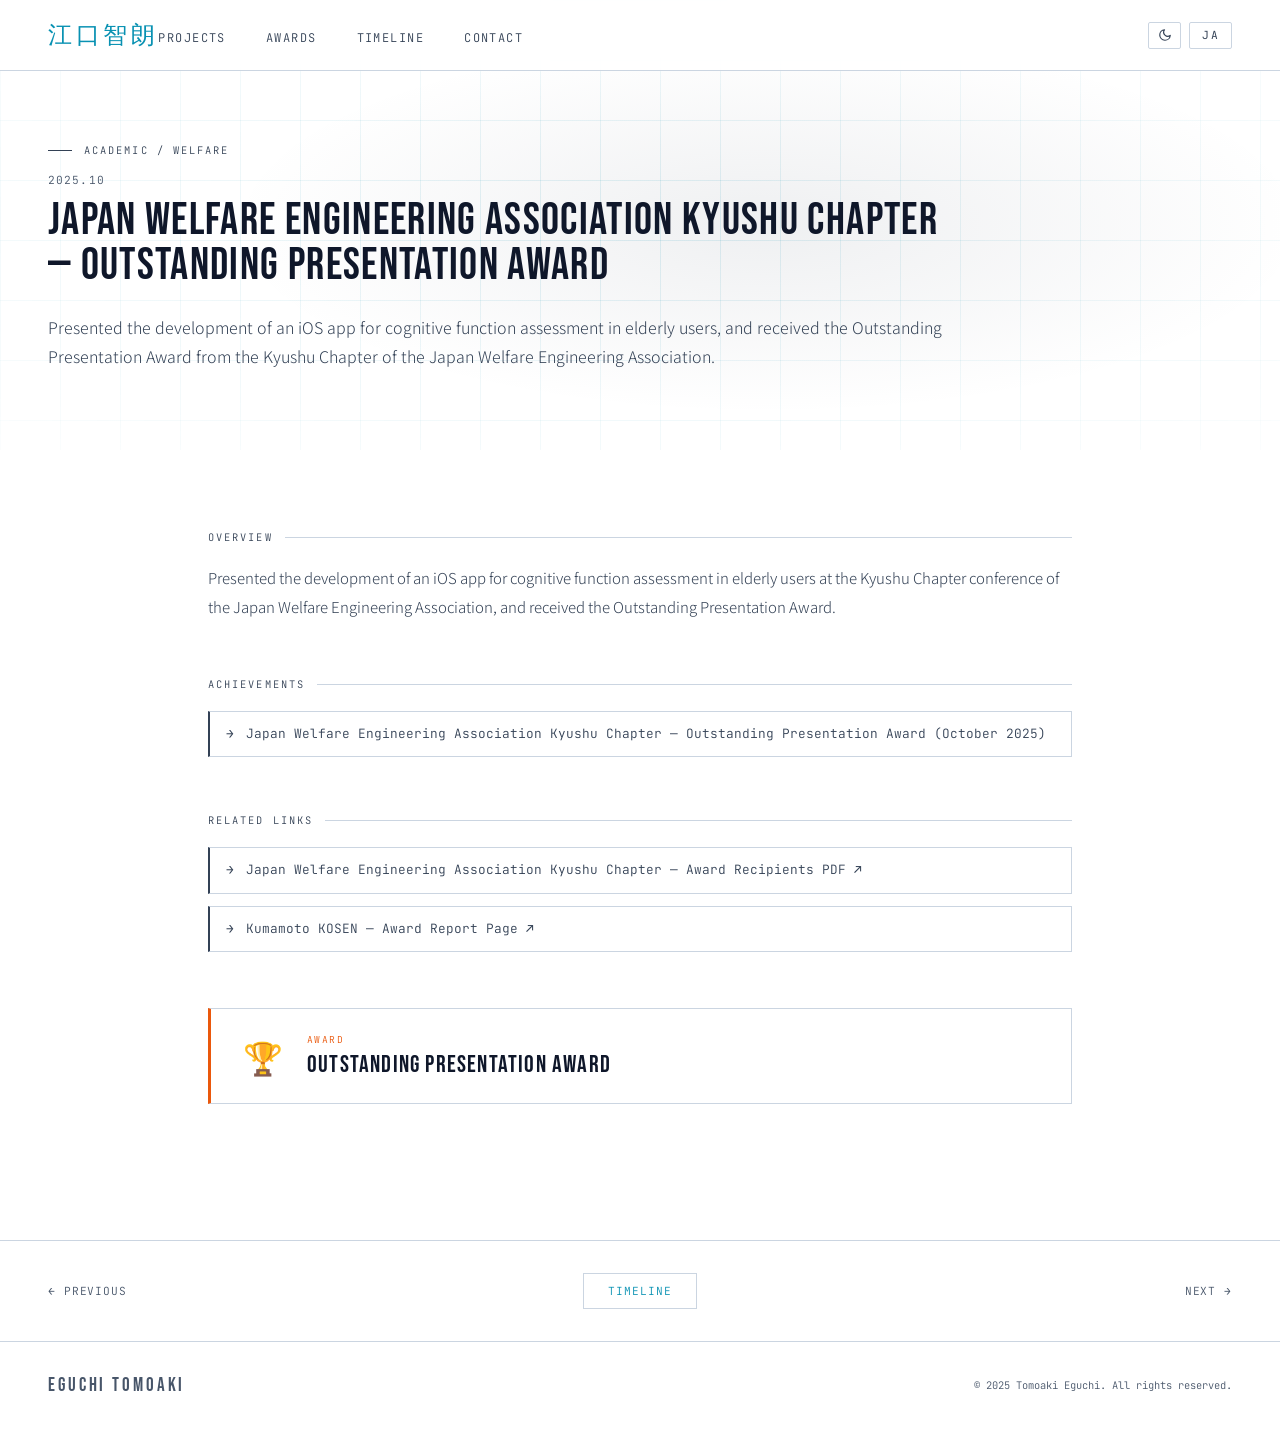
<file: pages/2025-fukushi.html>
<!DOCTYPE html>
<html lang="ja">
<head>
<meta charset="UTF-8">
<meta name="viewport" content="width=device-width, initial-scale=1.0">
<title>日本福祉学会九州支部 優秀発表賞 | 江口智朗</title>
<script>
  // Apply saved theme before paint. Default = light (CSS :root); no system-pref auto-detect.
  (function () {
    try {
      var saved = localStorage.getItem('portfolio-theme');
      if (saved === 'dark') document.documentElement.setAttribute('data-theme', 'dark');
    } catch (e) {}
  })();
</script>
<link rel="preconnect" href="https://fonts.googleapis.com">
<link href="https://fonts.googleapis.com/css2?family=Bebas+Neue&family=Noto+Sans+JP:wght@300;400;700&family=JetBrains+Mono:wght@300;400&display=swap" rel="stylesheet">
<link rel="stylesheet" href="../style.css">
<style>
  :root { --cat-color: var(--text-dim); }
</style>
</head>
<body>




<nav>
  <a href="../index.html" class="nav-logo">江口智朗</a>
  <ul class="nav-links">
    <li><a href="../index.html#projects">Projects</a></li>
    <li><a href="../index.html#awards">Awards</a></li>
    <li><a href="../index.html#timeline">Timeline</a></li>
    <li><a href="../index.html#contact">Contact</a></li>
  </ul>
</nav>

<section class="detail-hero">
  <div class="detail-hero-bg"></div>
  <div class="detail-hero-grid"></div>
  <div class="detail-hero-content">
    <div class="detail-category">Academic / Welfare</div>
    <div class="detail-date">2025.10</div>
    <div class="detail-title" data-ja="日本福祉学会九州支部 優秀発表賞" data-en="Japan Welfare Engineering Association Kyushu Chapter — Outstanding Presentation Award">日本福祉学会九州支部 優秀発表賞</div>
    <p class="detail-overview" data-ja="iOSアプリによる高齢者向け認知機能検査の開発を発表し、日本福祉学会九州支部にて優秀発表賞を受賞した。" data-en="Presented the development of an iOS app for cognitive function assessment in elderly users, and received the Outstanding Presentation Award from the Kyushu Chapter of the Japan Welfare Engineering Association.">iOSアプリによる高齢者向け認知機能検査の開発を発表し、日本福祉学会九州支部にて優秀発表賞を受賞した。</p>
  </div>
</section>

<div class="detail-body">
  <div class="detail-section fade-in">
    <div class="detail-section-title">Overview</div>
    <p class="detail-text" data-ja="日本福祉学会九州支部大会にて、iOSアプリによる高齢者向け認知機能検査の開発を発表し、優秀発表賞を受賞した。" data-en="Presented the development of an iOS app for cognitive function assessment in elderly users at the Kyushu Chapter conference of the Japan Welfare Engineering Association, and received the Outstanding Presentation Award.">日本福祉学会九州支部大会にて、iOSアプリによる高齢者向け認知機能検査の開発を発表し、優秀発表賞を受賞した。</p>
  </div>

  <div class="detail-section fade-in">
    <div class="detail-section-title" data-ja="成果・実績" data-en="Achievements">成果・実績</div>
    <ul class="detail-list">
      <li data-ja="日本福祉学会九州支部 優秀発表賞 受賞（2025年10月）" data-en="Japan Welfare Engineering Association Kyushu Chapter — Outstanding Presentation Award (October 2025)">日本福祉学会九州支部 優秀発表賞 受賞（2025年10月）</li>

    </ul>
  </div>

  <div class="detail-section fade-in">
    <div class="detail-section-title" data-ja="関連リンク" data-en="Related Links">関連リンク</div>
    <ul class="detail-list">
      <li><a href="http://jswe.jp/division/kyushu/2025/img/award_2025.pdf" target="_blank" style="color:inherit;text-decoration:none;"><span data-ja="日本福祉工学会九州支部 受賞者一覧 PDF ↗" data-en="Japan Welfare Engineering Association Kyushu Chapter — Award Recipients PDF ↗">日本福祉工学会九州支部 受賞者一覧 PDF ↗</span></a></li>
      <li><a href="https://kumamoto-nct.ac.jp/award/2026/01/20260105a/" target="_blank" style="color:inherit;text-decoration:none;"><span data-ja="熊本高専 受賞報告ページ ↗" data-en="Kumamoto KOSEN — Award Report Page ↗">熊本高専 受賞報告ページ ↗</span></a></li>
    </ul>
  </div>

  <div class="detail-section fade-in">
    <div class="award-box">
      <div class="award-box-icon">🏆</div>
      <div>
        <div class="award-box-label">Award</div>
        <div class="award-box-value" data-ja="優秀発表賞" data-en="Outstanding Presentation Award">優秀発表賞</div>
      </div>
    </div>
  </div>
</div>

<div class="detail-pagination">
  <a href="2025-q-quest.html" class="prev" data-ja="← 前のイベント" data-en="← Previous">← 前のイベント</a>
  <a href="../index.html#timeline" class="back">Timeline</a>
  <a href="2025-si2025.html" class="next" data-ja="次のイベント →" data-en="Next →">次のイベント →</a>
</div>

<footer>
  <div class="footer-logo">EGUCHI TOMOAKI</div>
  <div class="footer-copy">© 2025 Tomoaki Eguchi. All rights reserved.</div>
</footer>

<script>
  window.addEventListener('DOMContentLoaded', function () {
    document.querySelectorAll('.fade-in').forEach(function (el, i) {
      setTimeout(function () { el.classList.add('visible'); }, 100 + i * 80);
    });
  });
</script>
<script src="../theme.js"></script>
<script src="../lang.js"></script>
</body>
</html>
</file>
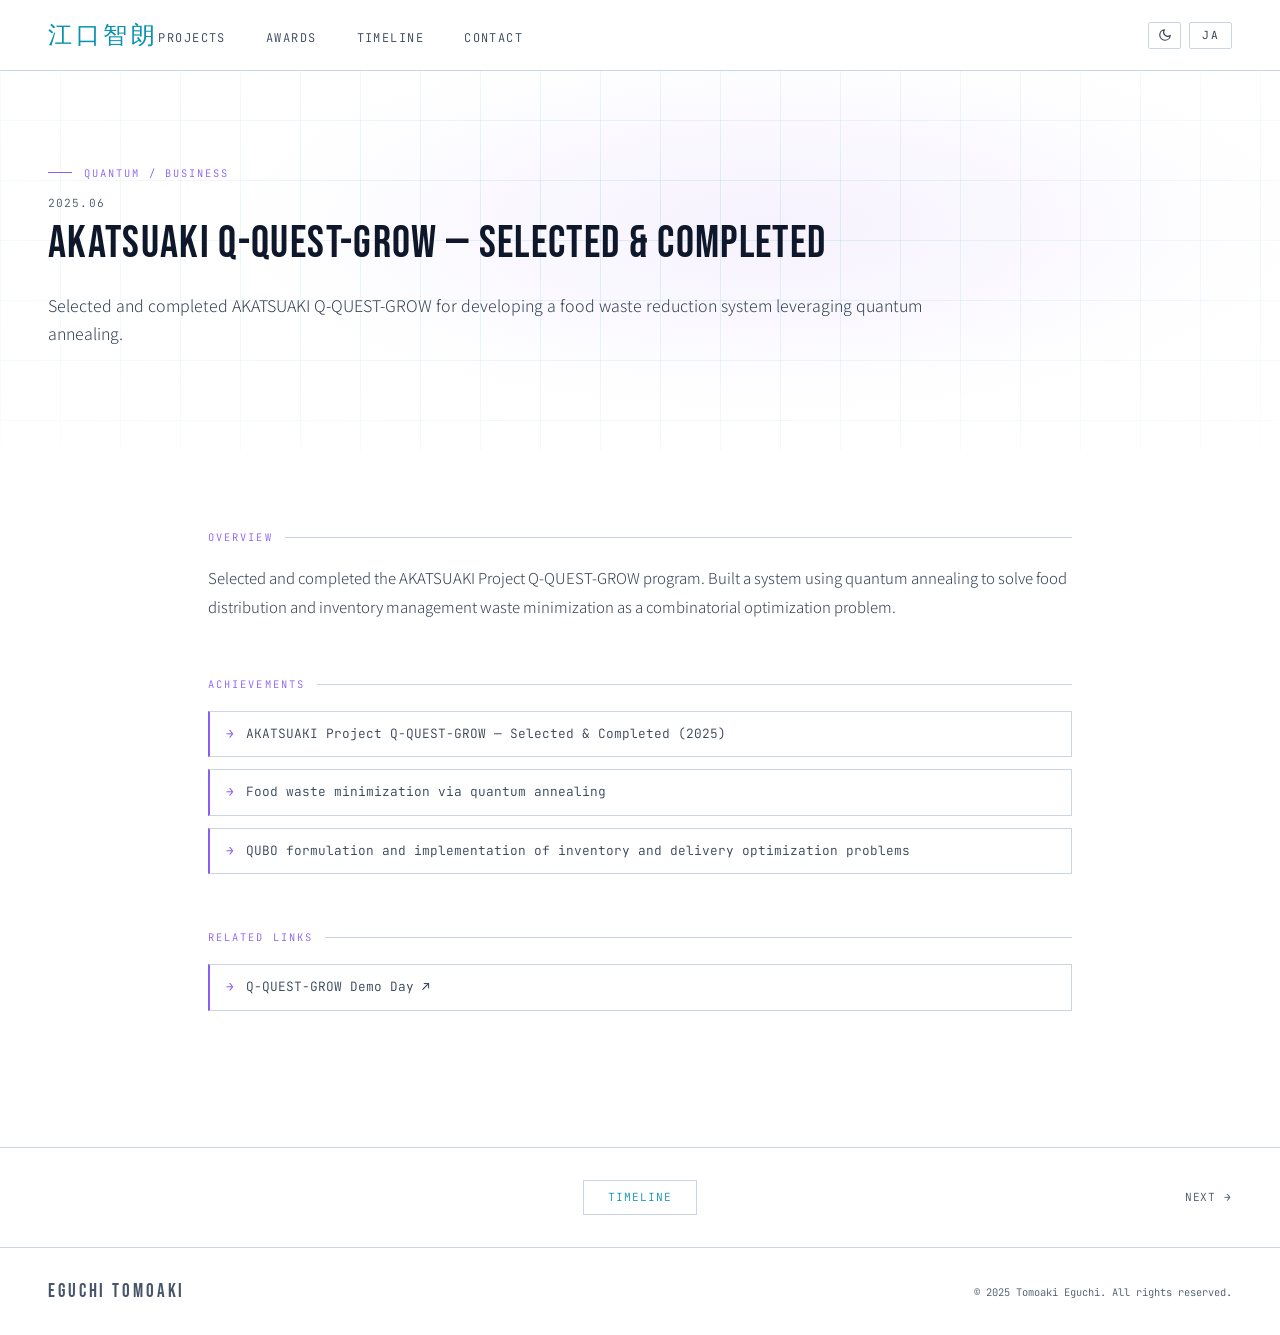
<file: pages/2025-q-quest.html>
<!DOCTYPE html>
<html lang="ja">
<head>
<meta charset="UTF-8">
<meta name="viewport" content="width=device-width, initial-scale=1.0">
<title>AKATSUAKI Q-QUEST-GROW 採択・修了 | 江口智朗</title>
<script>
  // Apply saved theme before paint. Default = light (CSS :root); no system-pref auto-detect.
  (function () {
    try {
      var saved = localStorage.getItem('portfolio-theme');
      if (saved === 'dark') document.documentElement.setAttribute('data-theme', 'dark');
    } catch (e) {}
  })();
</script>
<link rel="preconnect" href="https://fonts.googleapis.com">
<link href="https://fonts.googleapis.com/css2?family=Bebas+Neue&family=Noto+Sans+JP:wght@300;400;700&family=JetBrains+Mono:wght@300;400&display=swap" rel="stylesheet">
<link rel="stylesheet" href="../style.css">
<style>
  :root { --cat-color: var(--biz); }
</style>
</head>
<body>




<nav>
  <a href="../index.html" class="nav-logo">江口智朗</a>
  <ul class="nav-links">
    <li><a href="../index.html#projects">Projects</a></li>
    <li><a href="../index.html#awards">Awards</a></li>
    <li><a href="../index.html#timeline">Timeline</a></li>
    <li><a href="../index.html#contact">Contact</a></li>
  </ul>
</nav>

<section class="detail-hero">
  <div class="detail-hero-bg"></div>
  <div class="detail-hero-grid"></div>
  <div class="detail-hero-content">
    <div class="detail-category">Quantum / Business</div>
    <div class="detail-date">2025.06</div>
    <div class="detail-title" data-ja="AKATSUAKI Q-QUEST-GROW 採択・修了" data-en="AKATSUAKI Q-QUEST-GROW — Selected &amp; Completed">AKATSUAKI Q-QUEST-GROW 採択・修了</div>
    <p class="detail-overview" data-ja="量子アニーリングを活用した食品ロス削減システムの開発でAKATSUKI Q-QUEST-GROWに採択・修了した。" data-en="Selected and completed AKATSUAKI Q-QUEST-GROW for developing a food waste reduction system leveraging quantum annealing.">量子アニーリングを活用した食品ロス削減システムの開発でAKATSUKI Q-QUEST-GROWに採択・修了した。</p>
  </div>
</section>

<div class="detail-body">
  <div class="detail-section fade-in">
    <div class="detail-section-title">Overview</div>
    <p class="detail-text" data-ja="AKATSUKIプロジェクト Q-QUEST-GROWに採択・修了した。量子アニーリングを活用し、食品流通・在庫管理における廃棄ロス最小化を組合せ最適化問題として解決するシステムを作成した。" data-en="Selected and completed the AKATSUAKI Project Q-QUEST-GROW program. Built a system using quantum annealing to solve food distribution and inventory management waste minimization as a combinatorial optimization problem.">AKATSUKIプロジェクト Q-QUEST-GROWに採択・修了した。量子アニーリングを活用し、食品流通・在庫管理における廃棄ロス最小化を組合せ最適化問題として解決するシステムを作成した。</p>
  </div>

  <div class="detail-section fade-in">
    <div class="detail-section-title" data-ja="成果・実績" data-en="Achievements">成果・実績</div>
    <ul class="detail-list">
      <li data-ja="AKATSUKIプロジェクト Q-QUEST-GROW 採択・修了（2025年）" data-en="AKATSUAKI Project Q-QUEST-GROW — Selected &amp; Completed (2025)">AKATSUKIプロジェクト Q-QUEST-GROW 採択・修了（2025年）</li>
      <li data-ja="D-Wave量子アニーリングによる食品ロス最小化" data-en="Food waste minimization via quantum annealing">D-Wave量子アニーリングによる食品ロス最小化</li>
      <li data-ja="在庫・配送最適化問題のQUBO定式化・実装" data-en="QUBO formulation and implementation of inventory and delivery optimization problems">在庫・配送最適化問題のQUBO定式化・実装</li>
    </ul>
  </div>

  <div class="detail-section fade-in">
    <div class="detail-section-title" data-ja="関連リンク" data-en="Related Links">関連リンク</div>
    <ul class="detail-list">
      <li><a href="https://jellyware.jp/q-questgrow/demoday/" target="_blank" style="color:inherit;text-decoration:none;"><span data-ja="Q-QUEST-GROW デモデイ ↗" data-en="Q-QUEST-GROW Demo Day ↗">Q-QUEST-GROW デモデイ ↗</span></a></li>
    </ul>
  </div>

</div>

<div class="detail-pagination">
  <span class="prev disabled"></span>
  <a href="../index.html#timeline" class="back">Timeline</a>
  <a href="2025-fukushi.html" class="next" data-ja="次のイベント →" data-en="Next →">次のイベント →</a>
</div>

<footer>
  <div class="footer-logo">EGUCHI TOMOAKI</div>
  <div class="footer-copy">© 2025 Tomoaki Eguchi. All rights reserved.</div>
</footer>

<script>
  window.addEventListener('DOMContentLoaded', function () {
    document.querySelectorAll('.fade-in').forEach(function (el, i) {
      setTimeout(function () { el.classList.add('visible'); }, 100 + i * 80);
    });
  });
</script>
<script src="../theme.js"></script>
<script src="../lang.js"></script>
</body>
</html>
</file>
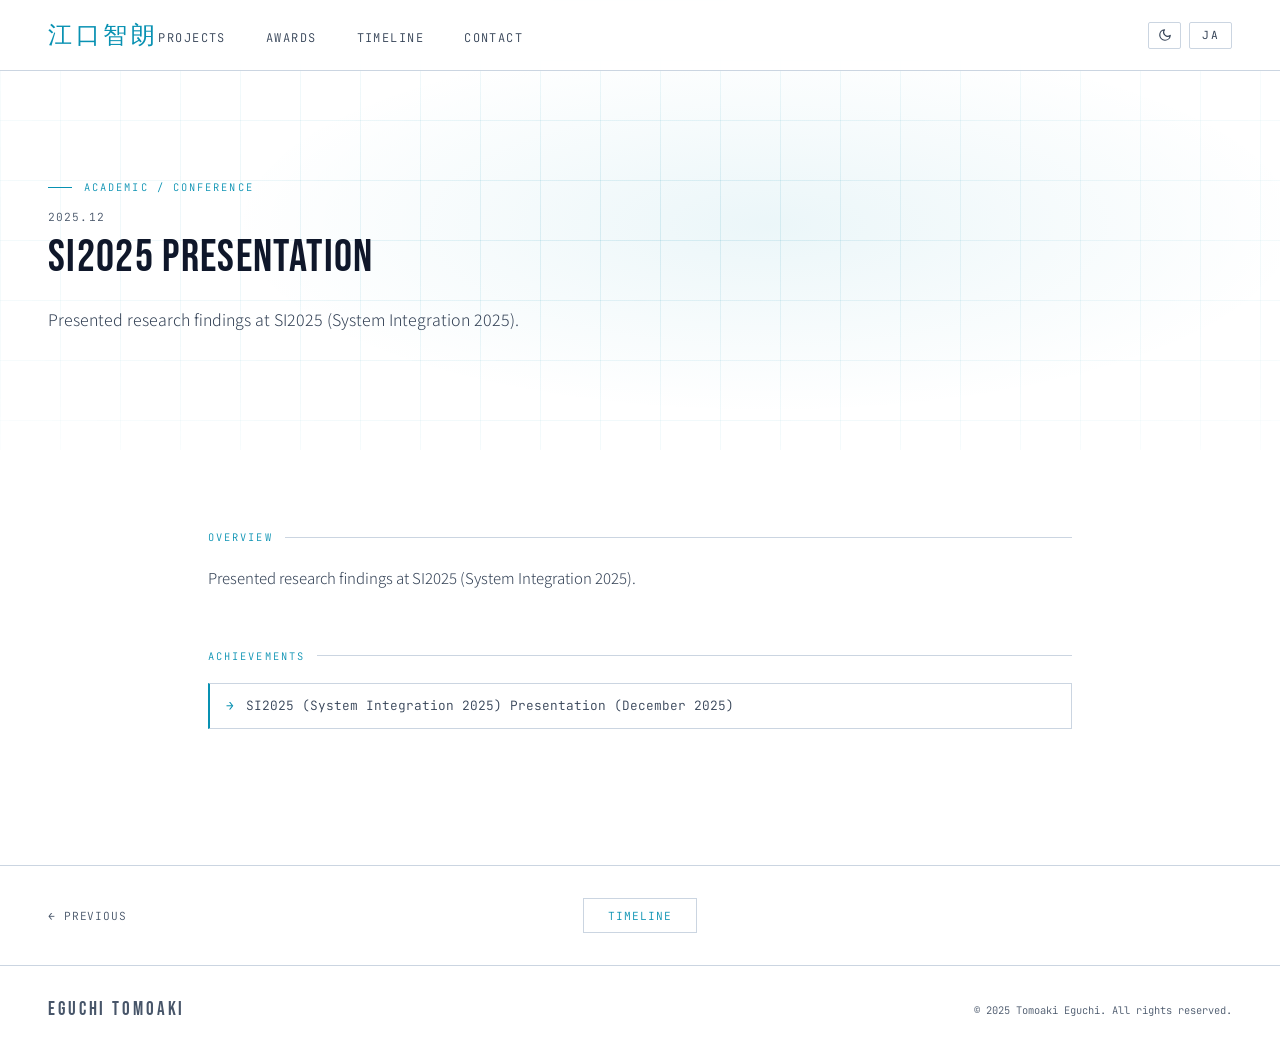
<file: pages/2025-si2025.html>
<!DOCTYPE html>
<html lang="ja">
<head>
<meta charset="UTF-8">
<meta name="viewport" content="width=device-width, initial-scale=1.0">
<title>SI2025発表 | 江口智朗</title>
<script>
  // Apply saved theme before paint. Default = light (CSS :root); no system-pref auto-detect.
  (function () {
    try {
      var saved = localStorage.getItem('portfolio-theme');
      if (saved === 'dark') document.documentElement.setAttribute('data-theme', 'dark');
    } catch (e) {}
  })();
</script>
<link rel="preconnect" href="https://fonts.googleapis.com">
<link href="https://fonts.googleapis.com/css2?family=Bebas+Neue&family=Noto+Sans+JP:wght@300;400;700&family=JetBrains+Mono:wght@300;400&display=swap" rel="stylesheet">
<link rel="stylesheet" href="../style.css">
<style>
  :root { --cat-color: var(--drone); }
</style>
</head>
<body>




<nav>
  <a href="../index.html" class="nav-logo">江口智朗</a>
  <ul class="nav-links">
    <li><a href="../index.html#projects">Projects</a></li>
    <li><a href="../index.html#awards">Awards</a></li>
    <li><a href="../index.html#timeline">Timeline</a></li>
    <li><a href="../index.html#contact">Contact</a></li>
  </ul>
</nav>

<section class="detail-hero">
  <div class="detail-hero-bg"></div>
  <div class="detail-hero-grid"></div>
  <div class="detail-hero-content">
    <div class="detail-category">Academic / Conference</div>
    <div class="detail-date">2025.12</div>
    <div class="detail-title" data-ja="SI2025発表" data-en="SI2025 Presentation">SI2025発表</div>
    <p class="detail-overview" data-ja="SI2025（システムインテグレーション2025）にて研究成果を発表した。" data-en="Presented research findings at SI2025 (System Integration 2025).">SI2025（システムインテグレーション2025）にて研究成果を発表した。</p>
  </div>
</section>

<div class="detail-body">
  <div class="detail-section fade-in">
    <div class="detail-section-title">Overview</div>
    <p class="detail-text" data-ja="SI2025（システムインテグレーション2025）において研究成果を発表した。" data-en="Presented research findings at SI2025 (System Integration 2025).">SI2025（システムインテグレーション2025）において研究成果を発表した。</p>
  </div>

  <div class="detail-section fade-in">
    <div class="detail-section-title" data-ja="成果・実績" data-en="Achievements">成果・実績</div>
    <ul class="detail-list">
      <li data-ja="SI2025（システムインテグレーション2025）発表（2025年12月）" data-en="SI2025 (System Integration 2025) Presentation (December 2025)">SI2025（システムインテグレーション2025）発表（2025年12月）</li>
    </ul>
  </div>

</div>

<div class="detail-pagination">
  <a href="2025-fukushi.html" class="prev" data-ja="← 前のイベント" data-en="← Previous">← 前のイベント</a>
  <a href="../index.html#timeline" class="back">Timeline</a>
  <span class="next disabled"></span>
</div>

<footer>
  <div class="footer-logo">EGUCHI TOMOAKI</div>
  <div class="footer-copy">© 2025 Tomoaki Eguchi. All rights reserved.</div>
</footer>

<script>
  window.addEventListener('DOMContentLoaded', function () {
    document.querySelectorAll('.fade-in').forEach(function (el, i) {
      setTimeout(function () { el.classList.add('visible'); }, 100 + i * 80);
    });
  });
</script>
<script src="../theme.js"></script>
<script src="../lang.js"></script>
</body>
</html>
</file>
<file: style.css>
/* =============================================
   共通スタイル — Tomoaki Eguchi Portfolio
   ============================================= */

:root {
  /* === Light theme (default) — bright & airy === */
  --bg: #ffffff;                /* pure white page */
  --bg2: #f0f9ff;               /* sky-50 — sections gain a soft blue tint */
  --bg3: #e0f2fe;               /* sky-100 — hover / nested surfaces */
  --surface: #ffffff;
  --border: #cbd5e1;            /* slate-300 — visible against bright bg */
  --accent: #0891b2;            /* cyan-600 — vibrant yet AA-readable */
  --accent2: #8b5cf6;           /* violet-500 */
  --accent3: #10b981;           /* emerald-500 */
  --text: #0f172a;
  --text-muted: #475569;        /* slate-600 — slightly darker so muted text stays readable on bright bg */
  --text-dim: #334155;          /* slate-700 */
  --drone: #0891b2;             /* cyan-600 */
  --robocon: #ea580c;           /* orange-600 — pops on white */
  --aqua: #10b981;              /* emerald-500 */
  --biz: #8b5cf6;               /* violet-500 */

  /* Effect tokens — light theme leans into colorful glows for cheerfulness */
  --nav-bg: rgba(255, 255, 255, 0.85);
  --scanline-color: transparent;
  --cursor-blend: normal;
  --grid-line: color-mix(in srgb, var(--accent) 12%, transparent);
  --hero-glow-1: color-mix(in srgb, var(--accent) 16%, transparent);
  --hero-glow-2: color-mix(in srgb, var(--accent2) 13%, transparent);
  --accent-soft: color-mix(in srgb, var(--accent) 12%, transparent);
  --tag-bg: color-mix(in srgb, var(--accent) 6%, transparent);
  --robocon-soft: color-mix(in srgb, var(--robocon) 14%, transparent);
  --robocon-border: color-mix(in srgb, var(--robocon) 35%, transparent);
  --accent-bg-soft: color-mix(in srgb, var(--accent) 14%, transparent);
  --accent-border-soft: color-mix(in srgb, var(--accent) 30%, transparent);
  --btn-primary-hover-bg: var(--text);

  color-scheme: light;
}

:root[data-theme="dark"] {
  /* === Dark theme === */
  --bg: #080a0f;
  --bg2: #0d1117;
  --bg3: #131920;
  --surface: #161d26;
  --border: #1e2c3a;
  --accent: #00d4ff;
  --accent2: #7c3aed;
  --accent3: #10b981;
  --text: #e2e8f0;
  --text-muted: #64748b;
  --text-dim: #94a3b8;
  --drone: #00d4ff;
  --robocon: #f59e0b;
  --aqua: #10b981;
  --biz: #a78bfa;

  --nav-bg: rgba(8, 10, 15, 0.85);
  --scanline-color: rgba(0, 0, 0, 0.03);
  --cursor-blend: screen;
  --grid-line: color-mix(in srgb, var(--accent) 3%, transparent);
  --hero-glow-1: color-mix(in srgb, var(--accent) 4%, transparent);
  --hero-glow-2: color-mix(in srgb, var(--accent2) 5%, transparent);
  --accent-soft: color-mix(in srgb, var(--accent) 5%, transparent);
  --tag-bg: rgba(255, 255, 255, 0.02);
  --robocon-soft: color-mix(in srgb, var(--robocon) 10%, transparent);
  --robocon-border: color-mix(in srgb, var(--robocon) 30%, transparent);
  --accent-bg-soft: color-mix(in srgb, var(--accent) 10%, transparent);
  --accent-border-soft: color-mix(in srgb, var(--accent) 20%, transparent);
  --btn-primary-hover-bg: #ffffff;

  color-scheme: dark;
}

*, *::before, *::after { box-sizing: border-box; margin: 0; padding: 0; }

html { scroll-behavior: smooth; }

body {
  background: var(--bg);
  color: var(--text);
  font-family: 'Noto Sans JP', sans-serif;
  font-weight: 300;
  overflow-x: hidden;
}

/* Custom cursor */
.cursor {
  width: 8px; height: 8px;
  background: var(--accent);
  border-radius: 50%;
  position: fixed;
  pointer-events: none;
  z-index: 9999;
  transition: transform 0.1s;
  mix-blend-mode: var(--cursor-blend);
}
.cursor-ring {
  width: 32px; height: 32px;
  border: 1px solid color-mix(in srgb, var(--accent) 40%, transparent);
  border-radius: 50%;
  position: fixed;
  pointer-events: none;
  z-index: 9998;
  transition: all 0.15s ease;
}

/* Scrollbar */
::-webkit-scrollbar { width: 4px; }
::-webkit-scrollbar-track { background: var(--bg); }
::-webkit-scrollbar-thumb { background: var(--accent); border-radius: 2px; }

/* NAV */
nav {
  position: fixed; top: 0; left: 0; right: 0; z-index: 100;
  display: flex; align-items: center; justify-content: space-between;
  padding: 1.2rem 3rem;
  background: var(--nav-bg);
  backdrop-filter: blur(20px);
  border-bottom: 1px solid var(--border);
}
.nav-logo {
  font-family: 'Bebas Neue', sans-serif;
  font-size: 1.5rem;
  letter-spacing: 0.15em;
  color: var(--accent);
  text-decoration: none;
}
.nav-links { display: flex; gap: 2.5rem; list-style: none; }
.nav-links a {
  color: var(--text-dim);
  text-decoration: none;
  font-size: 0.75rem;
  letter-spacing: 0.12em;
  text-transform: uppercase;
  font-family: 'JetBrains Mono', monospace;
  transition: color 0.3s;
  position: relative;
}
.nav-links a::after {
  content: '';
  position: absolute; bottom: -3px; left: 0; right: 0; height: 1px;
  background: var(--accent);
  transform: scaleX(0);
  transition: transform 0.3s;
}
.nav-links a:hover { color: var(--accent); }
.nav-links a:hover::after { transform: scaleX(1); }

/* FOOTER */
footer {
  padding: 2rem 3rem;
  border-top: 1px solid var(--border);
  display: flex; justify-content: space-between; align-items: center;
}
.footer-logo {
  font-family: 'Bebas Neue', sans-serif;
  font-size: 1.2rem;
  color: var(--text-muted);
  letter-spacing: 0.15em;
}
.footer-copy {
  font-family: 'JetBrains Mono', monospace;
  font-size: 0.65rem;
  color: var(--text-muted);
}

/* Buttons */
.btn-primary {
  padding: 0.85rem 2rem;
  background: var(--accent);
  color: var(--bg);
  border: none;
  border-radius: 2px;
  font-family: 'JetBrains Mono', monospace;
  font-size: 0.75rem;
  letter-spacing: 0.1em;
  text-transform: uppercase;
  text-decoration: none;
  transition: all 0.3s;
  font-weight: 400;
  display: inline-block;
}
.btn-primary:hover { background: var(--btn-primary-hover-bg); transform: translateY(-2px); }
.btn-outline {
  padding: 0.85rem 2rem;
  background: transparent;
  color: var(--text-dim);
  border: 1px solid var(--border);
  border-radius: 2px;
  font-family: 'JetBrains Mono', monospace;
  font-size: 0.75rem;
  letter-spacing: 0.1em;
  text-transform: uppercase;
  text-decoration: none;
  transition: all 0.3s;
  display: inline-block;
}
.btn-outline:hover { border-color: var(--accent); color: var(--accent); }

/* ANIMATIONS */
@keyframes fadeUp {
  from { opacity: 0; transform: translateY(20px); }
  to { opacity: 1; transform: translateY(0); }
}

.fade-in {
  opacity: 0;
  transform: translateY(30px);
  transition: opacity 0.7s ease, transform 0.7s ease;
}
.fade-in.visible {
  opacity: 1;
  transform: translateY(0);
}

/* Glitch effect */
@keyframes glitch {
  0% { text-shadow: 2px 0 var(--accent), -2px 0 var(--accent2); }
  25% { text-shadow: -2px 0 var(--accent), 2px 0 var(--accent2); }
  50% { text-shadow: 2px 2px var(--accent3), -2px -2px var(--accent2); }
  75% { text-shadow: -2px 2px var(--accent), 2px -2px var(--accent3); }
  100% { text-shadow: none; }
}

/* Scanline overlay (dark mode only — light theme sets --scanline-color: transparent) */
body::after {
  content: '';
  position: fixed; inset: 0;
  background: repeating-linear-gradient(
    0deg, transparent, transparent 2px,
    var(--scanline-color) 2px, var(--scanline-color) 4px
  );
  pointer-events: none;
  z-index: 9990;
}

/* =============================================
   詳細ページ共通スタイル
   ============================================= */

/* Detail Hero */
.detail-hero {
  min-height: 50vh;
  display: flex; align-items: center;
  padding: 8rem 3rem 4rem;
  position: relative;
  overflow: hidden;
}
.detail-hero-bg {
  position: absolute; inset: 0;
  background:
    radial-gradient(ellipse 60% 60% at 60% 50%, var(--hero-glow, color-mix(in srgb, var(--cat-color, var(--accent)) 8%, transparent)) 0%, transparent 70%);
}
.detail-hero-grid {
  position: absolute; inset: 0;
  background-image:
    linear-gradient(var(--grid-line, color-mix(in srgb, var(--accent) 8%, transparent)) 1px, transparent 1px),
    linear-gradient(90deg, var(--grid-line, color-mix(in srgb, var(--accent) 8%, transparent)) 1px, transparent 1px);
  background-size: 60px 60px;
  mask-image: radial-gradient(ellipse 80% 80% at 50% 50%, black 0%, transparent 100%);
}
.detail-hero-content {
  position: relative; z-index: 1;
  max-width: 900px;
}
.detail-category {
  font-family: 'JetBrains Mono', monospace;
  font-size: 0.65rem;
  letter-spacing: 0.2em;
  text-transform: uppercase;
  color: var(--cat-color, var(--accent));
  margin-bottom: 1rem;
  display: flex; align-items: center; gap: 0.75rem;
  opacity: 0;
  animation: fadeUp 0.8s 0.1s forwards;
}
.detail-category::before {
  content: '';
  width: 24px; height: 1px;
  background: var(--cat-color, var(--accent));
}
.detail-date {
  font-family: 'JetBrains Mono', monospace;
  font-size: 0.7rem;
  color: var(--text-muted);
  letter-spacing: 0.1em;
  margin-bottom: 0.75rem;
  opacity: 0;
  animation: fadeUp 0.8s 0.2s forwards;
}
.detail-title {
  font-family: 'Bebas Neue', sans-serif;
  font-size: clamp(1.5rem, 3.5vw, 2.8rem);
  line-height: 1;
  letter-spacing: 0.03em;
  color: var(--text);
  margin-bottom: 1.5rem;
  opacity: 0;
  animation: fadeUp 0.8s 0.3s forwards;
}
.detail-title span { color: var(--cat-color, var(--accent)); }
.detail-overview {
  font-size: 1rem;
  line-height: 1.8;
  color: var(--text-dim);
  max-width: 900px;
  opacity: 0;
  animation: fadeUp 0.8s 0.4s forwards;
}

/* Detail Body */
.detail-body {
  padding: 5rem 3rem;
  max-width: 960px;
  margin: 0 auto;
}
.detail-section {
  margin-bottom: 3.5rem;
}
.detail-section-title {
  font-family: 'JetBrains Mono', monospace;
  font-size: 0.65rem;
  letter-spacing: 0.2em;
  text-transform: uppercase;
  color: var(--cat-color, var(--accent));
  margin-bottom: 1.25rem;
  display: flex; align-items: center; gap: 0.75rem;
}
.detail-section-title::after { content: ''; flex: 1; height: 1px; background: var(--border); }
.detail-text {
  font-size: 0.9375rem;
  line-height: 1.9;
  color: var(--text-dim);
}
.detail-text strong { color: var(--text); font-weight: 400; }
.detail-list {
  list-style: none;
  display: flex; flex-direction: column; gap: 0.75rem;
  margin-top: 1rem;
}
.detail-list li {
  font-family: 'JetBrains Mono', monospace;
  font-size: 0.8rem;
  color: var(--text-dim);
  display: flex; align-items: flex-start; gap: 0.75rem;
  line-height: 1.6;
  padding: 0.75rem 1rem;
  background: var(--surface);
  border: 1px solid var(--border);
  border-left: 2px solid var(--cat-color, var(--accent));
}
.detail-list li::before {
  content: '→';
  color: var(--cat-color, var(--accent));
  flex-shrink: 0;
}

/* Award highlight box */
.award-box {
  background: var(--surface);
  border: 1px solid var(--border);
  border-left: 3px solid var(--robocon);
  padding: 1.5rem 2rem;
  margin-top: 1.5rem;
  display: flex; align-items: center; gap: 1.5rem;
}
.award-box-icon { font-size: 2rem; }
.award-box-label {
  font-family: 'JetBrains Mono', monospace;
  font-size: 0.6rem;
  letter-spacing: 0.15em;
  text-transform: uppercase;
  color: var(--robocon);
  margin-bottom: 0.25rem;
}
.award-box-value {
  font-family: 'Bebas Neue', sans-serif;
  font-size: 1.5rem;
  color: var(--text);
  letter-spacing: 0.05em;
}

/* Tags row */
.detail-tags {
  display: flex; flex-wrap: wrap; gap: 0.5rem;
  margin-top: 1rem;
}
.detail-tag {
  padding: 0.3rem 0.75rem;
  background: var(--surface);
  border: 1px solid var(--border);
  border-radius: 2px;
  font-family: 'JetBrains Mono', monospace;
  font-size: 0.65rem;
  color: var(--text-dim);
}

/* Pagination */
.detail-pagination {
  padding: 2rem 3rem;
  border-top: 1px solid var(--border);
  display: grid;
  grid-template-columns: 1fr auto 1fr;
  align-items: center;
  gap: 1rem;
}
.detail-pagination a {
  font-family: 'JetBrains Mono', monospace;
  font-size: 0.7rem;
  letter-spacing: 0.08em;
  text-transform: uppercase;
  color: var(--text-muted);
  text-decoration: none;
  transition: color 0.3s;
  display: flex; align-items: center; gap: 0.5rem;
}
.detail-pagination a:hover { color: var(--accent); }
.detail-pagination .prev { justify-content: flex-start; }
.detail-pagination .back {
  text-align: center;
  justify-content: center;
  color: var(--accent);
  border: 1px solid var(--border);
  padding: 0.6rem 1.5rem;
  transition: all 0.3s;
}
.detail-pagination .back:hover {
  background: var(--accent-soft);
  border-color: var(--accent);
}
.detail-pagination .next { justify-content: flex-end; }
.detail-pagination .disabled { opacity: 0.3; pointer-events: none; }

/* Theme + Language toggle buttons (injected by theme.js / lang.js) */
#theme-toggle,
#lang-toggle {
  font-family: 'JetBrains Mono', monospace;
  font-size: 0.7rem;
  letter-spacing: 0.12em;
  background: transparent;
  color: var(--text-dim);
  border: 1px solid var(--border);
  padding: 0.35rem 0.75rem;
  border-radius: 2px;
  transition: color 0.3s, border-color 0.3s, background 0.3s;
  flex-shrink: 0;
  cursor: pointer;
  margin-left: 0.5rem;
}
/* Whichever toggle ends up first in the nav gets pushed to the right */
nav > #theme-toggle:first-of-type,
nav > #lang-toggle:first-of-type {
  margin-left: auto;
}
#theme-toggle {
  padding: 0.35rem 0.55rem;
  display: inline-flex;
  align-items: center;
  justify-content: center;
}
#theme-toggle:hover,
#lang-toggle:hover {
  color: var(--accent);
  border-color: var(--accent);
  background: var(--accent-soft);
}

/* Responsive */
@media (max-width: 768px) {
  nav { padding: 1rem 1.5rem; }
  .nav-links { display: none; }
  footer { flex-direction: column; gap: 0.75rem; text-align: center; }
  .detail-hero { padding: 7rem 1.5rem 3rem; }
  .detail-body { padding: 3rem 1.5rem; }
  .detail-pagination { padding: 1.5rem; grid-template-columns: 1fr; gap: 0.75rem; }
  .detail-pagination .prev, .detail-pagination .back, .detail-pagination .next { justify-content: center; }
}
</file>
